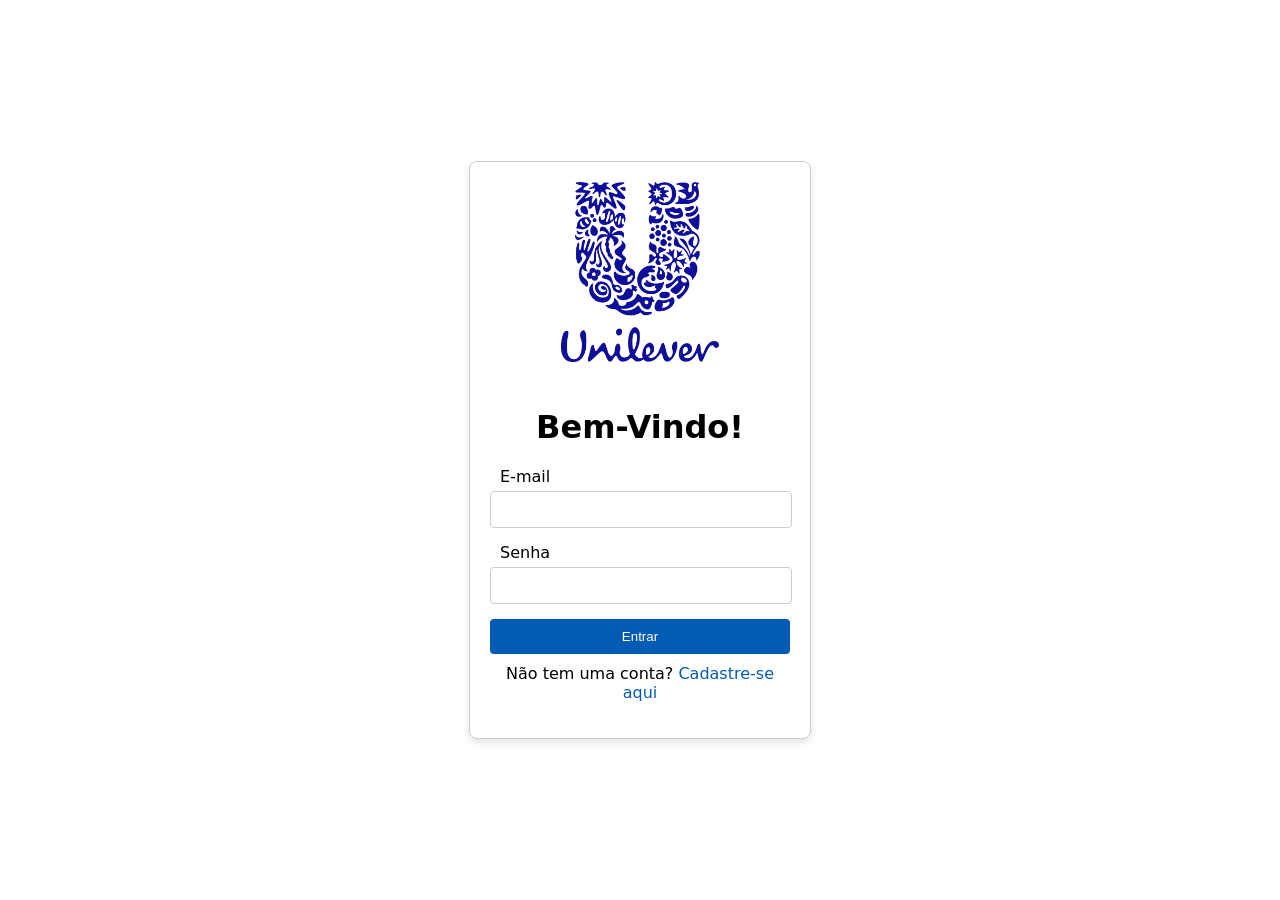
<file: frontend/index.html>
<!DOCTYPE html>
<html lang="pt-br">
<head>
    <meta charset="UTF-8">
    <meta name="viewport" content="width=device-width, initial-scale=1.0">
    <title>Gerenciamento de Equipamentos</title>
    <link rel="stylesheet" href="css/styles.css">
    <link rel="stylesheet" href="https://cdnjs.cloudflare.com/ajax/libs/font-awesome/6.0.0-beta3/css/all.min.css">
    <link rel="icon" href="./img/white.svg">
</head>
<body>
    <div class="container">
        <aside class="sidebar">
            <img src="img/logo-unilever.jpg" alt="Unilever Logo" class="logo">
            <nav class="nav-menu">
                <a href="index.html">Página Inicial</a>
            </nav>
        </aside>
        
        <main class="main-content">
            <header class="header">
                <h1>Bem-vindo, Gestor!</h1>
                <div class="user-info">
                    <span id="user-email">Carregando...</span>
                    <i class="fas fa-user user-icon"></i>
                    <button class="btn-logout" onclick="logout()">Sair</button>
                </div>
            </header>
            
            <section class="overview">
                <div class="card">Total de Equipamentos <br><span id="total-equipment">0</span></div>
                <div class="card">Equipamentos em Manutenção <br><span id="equipment-maintenance">0</span></div>
            </section>

            <section class="manage-equipment">
                <h2>Gerenciar Equipamentos</h2>
                <table>
                    <thead>
                        <tr>
                            <th>ID</th>
                            <th>Nome do Ativo</th>
                            <th>Código QR</th>
                            <th>Ações</th>
                        </tr>
                    </thead>
                    <tbody id="equipment-table-body">
                        <!-- Conteúdo da tabela será preenchido dinamicamente -->
                    </tbody>
                </table>
            </section>

            <div class="add-equipment">
                <h2>Adicionar Equipamento</h2>
                <form id="add-equipment-form">
                    <div class="form-group">
                        <label for="equipment-name">Nome do Equipamento:</label>
                        <input type="text" id="equipment-name" name="equipment-name" required>
                    </div>
                    <div class="form-group">
                        <label for="acquisition-date">Data de Aquisição:</label>
                        <input type="date" id="acquisition-date" name="acquisition-date" required>
                    </div>
                    <div class="form-group">
                        <label for="cost">Custo:</label>
                        <input type="number" id="cost" name="cost" required>
                    </div>
                    <div class="form-group">
                        <label for="life-expectancy">Expectativa de Vida (anos):</label>
                        <input type="number" id="life-expectancy" name="life-expectancy" required>
                    </div>
                    <button type="submit" class="add-equipment-btn">Adicionar</button>
                </form>
            </div>

            <script>
                document.addEventListener('DOMContentLoaded', async () => {
                    const email = localStorage.getItem('email') || 'Usuário';
                    document.getElementById('user-email').textContent = email;
                    await loadEquipmentData();
                });

                // Função de logout
                function logout() {
                    localStorage.removeItem('token');
                    localStorage.removeItem('email');
                    window.location.href = 'login.html';
                }

                // Função para carregar os dados de equipamentos e atualizar a interface
                async function loadEquipmentData() {
                    const token = localStorage.getItem('token');
                    if (!token) {
                        // Se o token não estiver presente, redireciona para a página de login
                        window.location.href = 'login.html';
                    }

                    const options = {
                        headers: { 'Authorization': `Bearer ${token}` }
                    };

                    try {
                        const equipmentRes = await fetch(`https://assetmanager.vercel.app/api/assets`, options);

                        if (!equipmentRes.ok) {
                            throw new Error('Erro ao carregar dados');
                        }

                        const equipmentData = await equipmentRes.json();
                        document.getElementById('total-equipment').textContent = equipmentData.totalAssets || 0; // Atualiza a contagem total de ativos 
                        document.getElementById('equipment-maintenance').textContent = equipmentData.inMaintenance || 0; // Atualiza a contagem de ativos em manutenção
                        
                        const tableBody = document.getElementById('equipment-table-body');
                        tableBody.innerHTML = '';

                        equipmentData.assets.forEach(asset => {
                            const row = document.createElement('tr');
                            row.innerHTML = `
                                <td>${asset._id}</td>
                                <td>${asset.name}</td>
                                <td><img src="${asset.qrCode}" alt="QR Code" onclick="goToAssetDetails('${asset._id}')" style="cursor:pointer;"></td>
                                <td>
                                    <button class="btn-edit" onclick="goToAssetDetails('${asset._id}')">Editar</button>
                                    <button class="btn-remove" onclick="removeAsset('${asset._id}')">Remover</button>
                                </td>
                            `;
                            tableBody.appendChild(row);
                        });
                    } catch (error) {
                        console.error('Erro ao carregar dados dos ativos:', error);
                    }
                }

                // Função para redirecionar para a página de detalhes do ativo
                function goToAssetDetails(id) {
                    window.location.href = `details.html?id=${id}`;
                }

                // Função para adicionar novo ativo
                document.getElementById('add-equipment-form').addEventListener('submit', async (event) => {
                    event.preventDefault();

                    const name = document.getElementById('equipment-name').value;
                    const acquisitionDate = document.getElementById('acquisition-date').value;
                    const cost = parseFloat(document.getElementById('cost').value);
                    const lifeExpectancy = parseInt(document.getElementById('life-expectancy').value);
                    const token = localStorage.getItem('token');

                    try {
                        const res = await fetch(`https://assetmanager.vercel.app/api/assets`, {
                            method: 'POST',
                            headers: {
                                'Authorization': `Bearer ${token}`,
                                'Content-Type': 'application/json'
                            },
                            body: JSON.stringify({ name, acquisitionDate, cost, lifeExpectancy })
                        });

                        if (res.ok) {
                            await loadEquipmentData();
                            document.getElementById('add-equipment-form').reset();
                        } else {
                            const errorResponse = await res.json();
                            console.error('Erro ao adicionar ativo:', errorResponse.message);
                        }
                    } catch (error) {
                        console.error('Erro ao conectar com o backend:', error);
                    }
                });

                // Função para remover ativo
                async function removeAsset(id) {
                    const token = localStorage.getItem('token');
                    try {
                        const res = await fetch(`https://assetmanager.vercel.app/api/assets/${id}`, {
                            method: 'DELETE',
                            headers: {
                                'Authorization': `Bearer ${token}`
                            }
                        });
                        if (res.ok) {
                            await loadEquipmentData();
                        } else {
                            console.error('Erro ao remover ativo');
                        }
                    } catch (error) {
                        console.error('Erro ao conectar com o backend:', error);
                    }
                }
            </script>
        </main>
    </div>
</body>
</html>
</file>
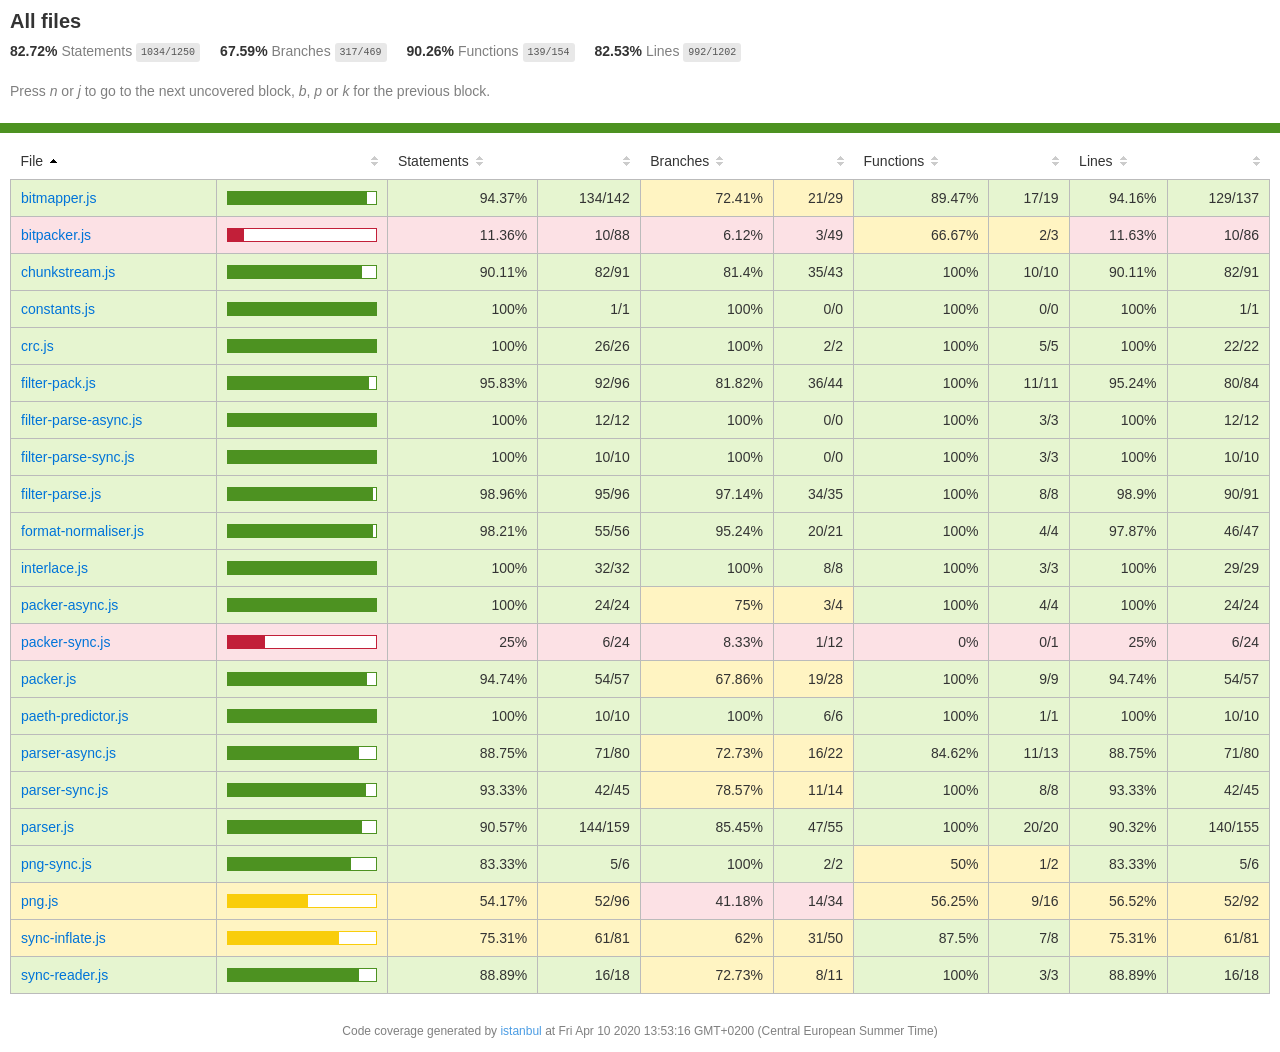
<file: backend/node_modules/pngjs/coverage/lcov-report/index.html>
<!doctype html>
<html lang="en">

<head>
    <title>Code coverage report for All files</title>
    <meta charset="utf-8" />
    <link rel="stylesheet" href="prettify.css" />
    <link rel="stylesheet" href="base.css" />
    <link rel="shortcut icon" type="image/x-icon" href="favicon.png" />
    <meta name="viewport" content="width=device-width, initial-scale=1" />
    <style type='text/css'>
        .coverage-summary .sorter {
            background-image: url(sort-arrow-sprite.png);
        }
    </style>
</head>
    
<body>
<div class='wrapper'>
    <div class='pad1'>
        <h1>All files</h1>
        <div class='clearfix'>
            
            <div class='fl pad1y space-right2'>
                <span class="strong">82.72% </span>
                <span class="quiet">Statements</span>
                <span class='fraction'>1034/1250</span>
            </div>
        
            
            <div class='fl pad1y space-right2'>
                <span class="strong">67.59% </span>
                <span class="quiet">Branches</span>
                <span class='fraction'>317/469</span>
            </div>
        
            
            <div class='fl pad1y space-right2'>
                <span class="strong">90.26% </span>
                <span class="quiet">Functions</span>
                <span class='fraction'>139/154</span>
            </div>
        
            
            <div class='fl pad1y space-right2'>
                <span class="strong">82.53% </span>
                <span class="quiet">Lines</span>
                <span class='fraction'>992/1202</span>
            </div>
        
            
        </div>
        <p class="quiet">
            Press <em>n</em> or <em>j</em> to go to the next uncovered block, <em>b</em>, <em>p</em> or <em>k</em> for the previous block.
        </p>
    </div>
    <div class='status-line high'></div>
    <div class="pad1">
<table class="coverage-summary">
<thead>
<tr>
   <th data-col="file" data-fmt="html" data-html="true" class="file">File</th>
   <th data-col="pic" data-type="number" data-fmt="html" data-html="true" class="pic"></th>
   <th data-col="statements" data-type="number" data-fmt="pct" class="pct">Statements</th>
   <th data-col="statements_raw" data-type="number" data-fmt="html" class="abs"></th>
   <th data-col="branches" data-type="number" data-fmt="pct" class="pct">Branches</th>
   <th data-col="branches_raw" data-type="number" data-fmt="html" class="abs"></th>
   <th data-col="functions" data-type="number" data-fmt="pct" class="pct">Functions</th>
   <th data-col="functions_raw" data-type="number" data-fmt="html" class="abs"></th>
   <th data-col="lines" data-type="number" data-fmt="pct" class="pct">Lines</th>
   <th data-col="lines_raw" data-type="number" data-fmt="html" class="abs"></th>
</tr>
</thead>
<tbody><tr>
	<td class="file high" data-value="bitmapper.js"><a href="bitmapper.js.html">bitmapper.js</a></td>
	<td data-value="94.37" class="pic high">
	<div class="chart"><div class="cover-fill" style="width: 94%"></div><div class="cover-empty" style="width: 6%"></div></div>
	</td>
	<td data-value="94.37" class="pct high">94.37%</td>
	<td data-value="142" class="abs high">134/142</td>
	<td data-value="72.41" class="pct medium">72.41%</td>
	<td data-value="29" class="abs medium">21/29</td>
	<td data-value="89.47" class="pct high">89.47%</td>
	<td data-value="19" class="abs high">17/19</td>
	<td data-value="94.16" class="pct high">94.16%</td>
	<td data-value="137" class="abs high">129/137</td>
	</tr>

<tr>
	<td class="file low" data-value="bitpacker.js"><a href="bitpacker.js.html">bitpacker.js</a></td>
	<td data-value="11.36" class="pic low">
	<div class="chart"><div class="cover-fill" style="width: 11%"></div><div class="cover-empty" style="width: 89%"></div></div>
	</td>
	<td data-value="11.36" class="pct low">11.36%</td>
	<td data-value="88" class="abs low">10/88</td>
	<td data-value="6.12" class="pct low">6.12%</td>
	<td data-value="49" class="abs low">3/49</td>
	<td data-value="66.67" class="pct medium">66.67%</td>
	<td data-value="3" class="abs medium">2/3</td>
	<td data-value="11.63" class="pct low">11.63%</td>
	<td data-value="86" class="abs low">10/86</td>
	</tr>

<tr>
	<td class="file high" data-value="chunkstream.js"><a href="chunkstream.js.html">chunkstream.js</a></td>
	<td data-value="90.11" class="pic high">
	<div class="chart"><div class="cover-fill" style="width: 90%"></div><div class="cover-empty" style="width: 10%"></div></div>
	</td>
	<td data-value="90.11" class="pct high">90.11%</td>
	<td data-value="91" class="abs high">82/91</td>
	<td data-value="81.4" class="pct high">81.4%</td>
	<td data-value="43" class="abs high">35/43</td>
	<td data-value="100" class="pct high">100%</td>
	<td data-value="10" class="abs high">10/10</td>
	<td data-value="90.11" class="pct high">90.11%</td>
	<td data-value="91" class="abs high">82/91</td>
	</tr>

<tr>
	<td class="file high" data-value="constants.js"><a href="constants.js.html">constants.js</a></td>
	<td data-value="100" class="pic high">
	<div class="chart"><div class="cover-fill cover-full" style="width: 100%"></div><div class="cover-empty" style="width: 0%"></div></div>
	</td>
	<td data-value="100" class="pct high">100%</td>
	<td data-value="1" class="abs high">1/1</td>
	<td data-value="100" class="pct high">100%</td>
	<td data-value="0" class="abs high">0/0</td>
	<td data-value="100" class="pct high">100%</td>
	<td data-value="0" class="abs high">0/0</td>
	<td data-value="100" class="pct high">100%</td>
	<td data-value="1" class="abs high">1/1</td>
	</tr>

<tr>
	<td class="file high" data-value="crc.js"><a href="crc.js.html">crc.js</a></td>
	<td data-value="100" class="pic high">
	<div class="chart"><div class="cover-fill cover-full" style="width: 100%"></div><div class="cover-empty" style="width: 0%"></div></div>
	</td>
	<td data-value="100" class="pct high">100%</td>
	<td data-value="26" class="abs high">26/26</td>
	<td data-value="100" class="pct high">100%</td>
	<td data-value="2" class="abs high">2/2</td>
	<td data-value="100" class="pct high">100%</td>
	<td data-value="5" class="abs high">5/5</td>
	<td data-value="100" class="pct high">100%</td>
	<td data-value="22" class="abs high">22/22</td>
	</tr>

<tr>
	<td class="file high" data-value="filter-pack.js"><a href="filter-pack.js.html">filter-pack.js</a></td>
	<td data-value="95.83" class="pic high">
	<div class="chart"><div class="cover-fill" style="width: 95%"></div><div class="cover-empty" style="width: 5%"></div></div>
	</td>
	<td data-value="95.83" class="pct high">95.83%</td>
	<td data-value="96" class="abs high">92/96</td>
	<td data-value="81.82" class="pct high">81.82%</td>
	<td data-value="44" class="abs high">36/44</td>
	<td data-value="100" class="pct high">100%</td>
	<td data-value="11" class="abs high">11/11</td>
	<td data-value="95.24" class="pct high">95.24%</td>
	<td data-value="84" class="abs high">80/84</td>
	</tr>

<tr>
	<td class="file high" data-value="filter-parse-async.js"><a href="filter-parse-async.js.html">filter-parse-async.js</a></td>
	<td data-value="100" class="pic high">
	<div class="chart"><div class="cover-fill cover-full" style="width: 100%"></div><div class="cover-empty" style="width: 0%"></div></div>
	</td>
	<td data-value="100" class="pct high">100%</td>
	<td data-value="12" class="abs high">12/12</td>
	<td data-value="100" class="pct high">100%</td>
	<td data-value="0" class="abs high">0/0</td>
	<td data-value="100" class="pct high">100%</td>
	<td data-value="3" class="abs high">3/3</td>
	<td data-value="100" class="pct high">100%</td>
	<td data-value="12" class="abs high">12/12</td>
	</tr>

<tr>
	<td class="file high" data-value="filter-parse-sync.js"><a href="filter-parse-sync.js.html">filter-parse-sync.js</a></td>
	<td data-value="100" class="pic high">
	<div class="chart"><div class="cover-fill cover-full" style="width: 100%"></div><div class="cover-empty" style="width: 0%"></div></div>
	</td>
	<td data-value="100" class="pct high">100%</td>
	<td data-value="10" class="abs high">10/10</td>
	<td data-value="100" class="pct high">100%</td>
	<td data-value="0" class="abs high">0/0</td>
	<td data-value="100" class="pct high">100%</td>
	<td data-value="3" class="abs high">3/3</td>
	<td data-value="100" class="pct high">100%</td>
	<td data-value="10" class="abs high">10/10</td>
	</tr>

<tr>
	<td class="file high" data-value="filter-parse.js"><a href="filter-parse.js.html">filter-parse.js</a></td>
	<td data-value="98.96" class="pic high">
	<div class="chart"><div class="cover-fill" style="width: 98%"></div><div class="cover-empty" style="width: 2%"></div></div>
	</td>
	<td data-value="98.96" class="pct high">98.96%</td>
	<td data-value="96" class="abs high">95/96</td>
	<td data-value="97.14" class="pct high">97.14%</td>
	<td data-value="35" class="abs high">34/35</td>
	<td data-value="100" class="pct high">100%</td>
	<td data-value="8" class="abs high">8/8</td>
	<td data-value="98.9" class="pct high">98.9%</td>
	<td data-value="91" class="abs high">90/91</td>
	</tr>

<tr>
	<td class="file high" data-value="format-normaliser.js"><a href="format-normaliser.js.html">format-normaliser.js</a></td>
	<td data-value="98.21" class="pic high">
	<div class="chart"><div class="cover-fill" style="width: 98%"></div><div class="cover-empty" style="width: 2%"></div></div>
	</td>
	<td data-value="98.21" class="pct high">98.21%</td>
	<td data-value="56" class="abs high">55/56</td>
	<td data-value="95.24" class="pct high">95.24%</td>
	<td data-value="21" class="abs high">20/21</td>
	<td data-value="100" class="pct high">100%</td>
	<td data-value="4" class="abs high">4/4</td>
	<td data-value="97.87" class="pct high">97.87%</td>
	<td data-value="47" class="abs high">46/47</td>
	</tr>

<tr>
	<td class="file high" data-value="interlace.js"><a href="interlace.js.html">interlace.js</a></td>
	<td data-value="100" class="pic high">
	<div class="chart"><div class="cover-fill cover-full" style="width: 100%"></div><div class="cover-empty" style="width: 0%"></div></div>
	</td>
	<td data-value="100" class="pct high">100%</td>
	<td data-value="32" class="abs high">32/32</td>
	<td data-value="100" class="pct high">100%</td>
	<td data-value="8" class="abs high">8/8</td>
	<td data-value="100" class="pct high">100%</td>
	<td data-value="3" class="abs high">3/3</td>
	<td data-value="100" class="pct high">100%</td>
	<td data-value="29" class="abs high">29/29</td>
	</tr>

<tr>
	<td class="file high" data-value="packer-async.js"><a href="packer-async.js.html">packer-async.js</a></td>
	<td data-value="100" class="pic high">
	<div class="chart"><div class="cover-fill cover-full" style="width: 100%"></div><div class="cover-empty" style="width: 0%"></div></div>
	</td>
	<td data-value="100" class="pct high">100%</td>
	<td data-value="24" class="abs high">24/24</td>
	<td data-value="75" class="pct medium">75%</td>
	<td data-value="4" class="abs medium">3/4</td>
	<td data-value="100" class="pct high">100%</td>
	<td data-value="4" class="abs high">4/4</td>
	<td data-value="100" class="pct high">100%</td>
	<td data-value="24" class="abs high">24/24</td>
	</tr>

<tr>
	<td class="file low" data-value="packer-sync.js"><a href="packer-sync.js.html">packer-sync.js</a></td>
	<td data-value="25" class="pic low">
	<div class="chart"><div class="cover-fill" style="width: 25%"></div><div class="cover-empty" style="width: 75%"></div></div>
	</td>
	<td data-value="25" class="pct low">25%</td>
	<td data-value="24" class="abs low">6/24</td>
	<td data-value="8.33" class="pct low">8.33%</td>
	<td data-value="12" class="abs low">1/12</td>
	<td data-value="0" class="pct low">0%</td>
	<td data-value="1" class="abs low">0/1</td>
	<td data-value="25" class="pct low">25%</td>
	<td data-value="24" class="abs low">6/24</td>
	</tr>

<tr>
	<td class="file high" data-value="packer.js"><a href="packer.js.html">packer.js</a></td>
	<td data-value="94.74" class="pic high">
	<div class="chart"><div class="cover-fill" style="width: 94%"></div><div class="cover-empty" style="width: 6%"></div></div>
	</td>
	<td data-value="94.74" class="pct high">94.74%</td>
	<td data-value="57" class="abs high">54/57</td>
	<td data-value="67.86" class="pct medium">67.86%</td>
	<td data-value="28" class="abs medium">19/28</td>
	<td data-value="100" class="pct high">100%</td>
	<td data-value="9" class="abs high">9/9</td>
	<td data-value="94.74" class="pct high">94.74%</td>
	<td data-value="57" class="abs high">54/57</td>
	</tr>

<tr>
	<td class="file high" data-value="paeth-predictor.js"><a href="paeth-predictor.js.html">paeth-predictor.js</a></td>
	<td data-value="100" class="pic high">
	<div class="chart"><div class="cover-fill cover-full" style="width: 100%"></div><div class="cover-empty" style="width: 0%"></div></div>
	</td>
	<td data-value="100" class="pct high">100%</td>
	<td data-value="10" class="abs high">10/10</td>
	<td data-value="100" class="pct high">100%</td>
	<td data-value="6" class="abs high">6/6</td>
	<td data-value="100" class="pct high">100%</td>
	<td data-value="1" class="abs high">1/1</td>
	<td data-value="100" class="pct high">100%</td>
	<td data-value="10" class="abs high">10/10</td>
	</tr>

<tr>
	<td class="file high" data-value="parser-async.js"><a href="parser-async.js.html">parser-async.js</a></td>
	<td data-value="88.75" class="pic high">
	<div class="chart"><div class="cover-fill" style="width: 88%"></div><div class="cover-empty" style="width: 12%"></div></div>
	</td>
	<td data-value="88.75" class="pct high">88.75%</td>
	<td data-value="80" class="abs high">71/80</td>
	<td data-value="72.73" class="pct medium">72.73%</td>
	<td data-value="22" class="abs medium">16/22</td>
	<td data-value="84.62" class="pct high">84.62%</td>
	<td data-value="13" class="abs high">11/13</td>
	<td data-value="88.75" class="pct high">88.75%</td>
	<td data-value="80" class="abs high">71/80</td>
	</tr>

<tr>
	<td class="file high" data-value="parser-sync.js"><a href="parser-sync.js.html">parser-sync.js</a></td>
	<td data-value="93.33" class="pic high">
	<div class="chart"><div class="cover-fill" style="width: 93%"></div><div class="cover-empty" style="width: 7%"></div></div>
	</td>
	<td data-value="93.33" class="pct high">93.33%</td>
	<td data-value="45" class="abs high">42/45</td>
	<td data-value="78.57" class="pct medium">78.57%</td>
	<td data-value="14" class="abs medium">11/14</td>
	<td data-value="100" class="pct high">100%</td>
	<td data-value="8" class="abs high">8/8</td>
	<td data-value="93.33" class="pct high">93.33%</td>
	<td data-value="45" class="abs high">42/45</td>
	</tr>

<tr>
	<td class="file high" data-value="parser.js"><a href="parser.js.html">parser.js</a></td>
	<td data-value="90.57" class="pic high">
	<div class="chart"><div class="cover-fill" style="width: 90%"></div><div class="cover-empty" style="width: 10%"></div></div>
	</td>
	<td data-value="90.57" class="pct high">90.57%</td>
	<td data-value="159" class="abs high">144/159</td>
	<td data-value="85.45" class="pct high">85.45%</td>
	<td data-value="55" class="abs high">47/55</td>
	<td data-value="100" class="pct high">100%</td>
	<td data-value="20" class="abs high">20/20</td>
	<td data-value="90.32" class="pct high">90.32%</td>
	<td data-value="155" class="abs high">140/155</td>
	</tr>

<tr>
	<td class="file high" data-value="png-sync.js"><a href="png-sync.js.html">png-sync.js</a></td>
	<td data-value="83.33" class="pic high">
	<div class="chart"><div class="cover-fill" style="width: 83%"></div><div class="cover-empty" style="width: 17%"></div></div>
	</td>
	<td data-value="83.33" class="pct high">83.33%</td>
	<td data-value="6" class="abs high">5/6</td>
	<td data-value="100" class="pct high">100%</td>
	<td data-value="2" class="abs high">2/2</td>
	<td data-value="50" class="pct medium">50%</td>
	<td data-value="2" class="abs medium">1/2</td>
	<td data-value="83.33" class="pct high">83.33%</td>
	<td data-value="6" class="abs high">5/6</td>
	</tr>

<tr>
	<td class="file medium" data-value="png.js"><a href="png.js.html">png.js</a></td>
	<td data-value="54.17" class="pic medium">
	<div class="chart"><div class="cover-fill" style="width: 54%"></div><div class="cover-empty" style="width: 46%"></div></div>
	</td>
	<td data-value="54.17" class="pct medium">54.17%</td>
	<td data-value="96" class="abs medium">52/96</td>
	<td data-value="41.18" class="pct low">41.18%</td>
	<td data-value="34" class="abs low">14/34</td>
	<td data-value="56.25" class="pct medium">56.25%</td>
	<td data-value="16" class="abs medium">9/16</td>
	<td data-value="56.52" class="pct medium">56.52%</td>
	<td data-value="92" class="abs medium">52/92</td>
	</tr>

<tr>
	<td class="file medium" data-value="sync-inflate.js"><a href="sync-inflate.js.html">sync-inflate.js</a></td>
	<td data-value="75.31" class="pic medium">
	<div class="chart"><div class="cover-fill" style="width: 75%"></div><div class="cover-empty" style="width: 25%"></div></div>
	</td>
	<td data-value="75.31" class="pct medium">75.31%</td>
	<td data-value="81" class="abs medium">61/81</td>
	<td data-value="62" class="pct medium">62%</td>
	<td data-value="50" class="abs medium">31/50</td>
	<td data-value="87.5" class="pct high">87.5%</td>
	<td data-value="8" class="abs high">7/8</td>
	<td data-value="75.31" class="pct medium">75.31%</td>
	<td data-value="81" class="abs medium">61/81</td>
	</tr>

<tr>
	<td class="file high" data-value="sync-reader.js"><a href="sync-reader.js.html">sync-reader.js</a></td>
	<td data-value="88.89" class="pic high">
	<div class="chart"><div class="cover-fill" style="width: 88%"></div><div class="cover-empty" style="width: 12%"></div></div>
	</td>
	<td data-value="88.89" class="pct high">88.89%</td>
	<td data-value="18" class="abs high">16/18</td>
	<td data-value="72.73" class="pct medium">72.73%</td>
	<td data-value="11" class="abs medium">8/11</td>
	<td data-value="100" class="pct high">100%</td>
	<td data-value="3" class="abs high">3/3</td>
	<td data-value="88.89" class="pct high">88.89%</td>
	<td data-value="18" class="abs high">16/18</td>
	</tr>

</tbody>
</table>
</div>
                <div class='push'></div><!-- for sticky footer -->
            </div><!-- /wrapper -->
            <div class='footer quiet pad2 space-top1 center small'>
                Code coverage generated by
                <a href="https://istanbul.js.org/" target="_blank">istanbul</a>
                at Fri Apr 10 2020 13:53:16 GMT+0200 (Central European Summer Time)
            </div>
        </div>
        <script src="prettify.js"></script>
        <script>
            window.onload = function () {
                prettyPrint();
            };
        </script>
        <script src="sorter.js"></script>
        <script src="block-navigation.js"></script>
    </body>
</html>
</file>
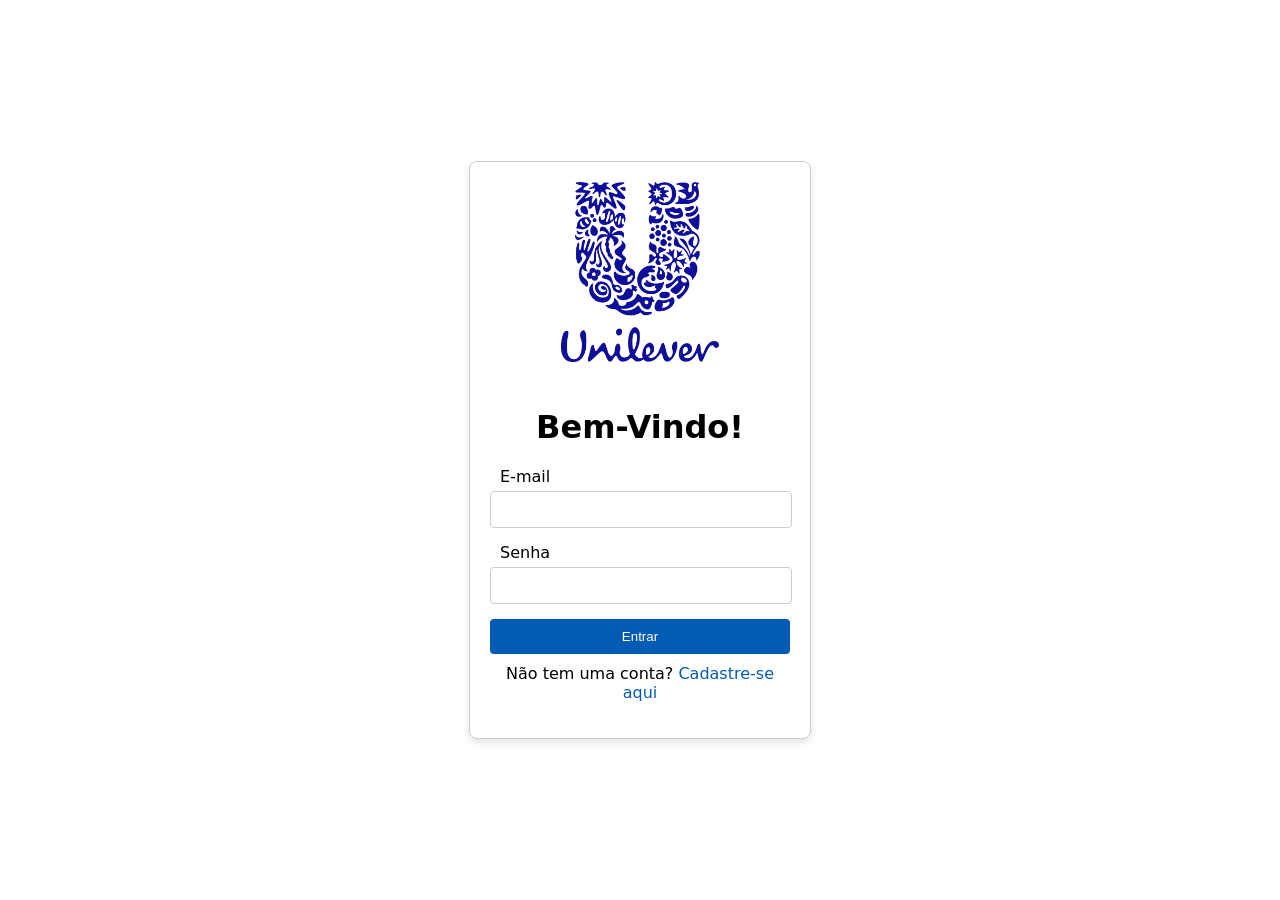
<file: frontend/login.html>
<!DOCTYPE html>
<html lang="pt-BR">
<head>
    <meta charset="UTF-8">
    <meta name="viewport" content="width=device-width, initial-scale=1.0">
    <link rel="stylesheet" href="css/login.css">
    <link rel="icon" href="./img/white.svg">
    <title>Login</title>
</head>
<body>
    <div class="login-container">
        <img src="img/logo.png" alt="Logo Unilever" class="logo">
        <h1>Bem-Vindo!</h1>
        
        <label for="email">E-mail </label>
        <input type="email" id="email" name="email" required>

        <label for="password">Senha</label>
        <input type="password" id="password" name="password" required>

        <button class="login-button" onclick="loginUser()">Entrar</button>

        <p class="register-link">Não tem uma conta? <a href="register.html">Cadastre-se aqui</a></p>
    </div>

    <script src="js/login.js"></script>
</body>
</html>
</file>
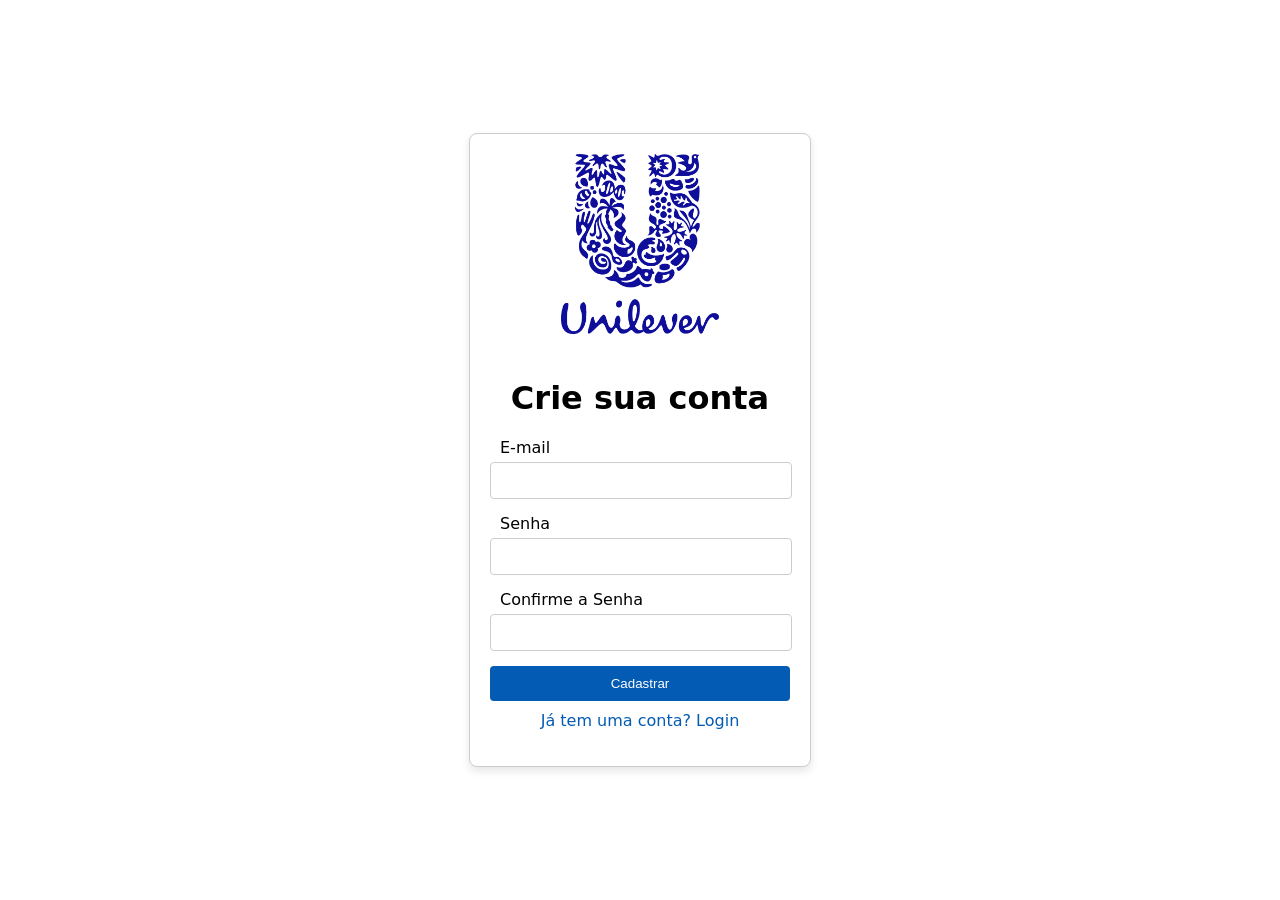
<file: frontend/register.html>
<!DOCTYPE html>
<html lang="pt-BR">
<head>
    <meta charset="UTF-8">
    <meta name="viewport" content="width=device-width, initial-scale=1.0">
    <link rel="stylesheet" href="css/login.css">
    <link rel="icon" href="./img/white.svg">
    <title>Cadastre-se</title>
</head>
<body>
    <div class="login-container">
        <img src="img/logo.png" alt="Logo Unilever" class="logo">
        <h1>Crie sua conta</h1>
        
        <label for="email">E-mail</label>
        <input type="email" id="email" name="email" required>

        <label for="password">Senha</label>
        <input type="password" id="password" name="password" required>

        <label for="confirm-password">Confirme a Senha</label>
        <input type="password" id="confirm-password" name="confirm-password" required>

        <button class="login-button" onclick="registerUser()">Cadastrar</button>

        <p class="forgot-password" onclick="redirectToLogin()">Já tem uma conta? Login</p>
    </div>

    <script src="js/register.js"></script>
</body>
</html>
</file>
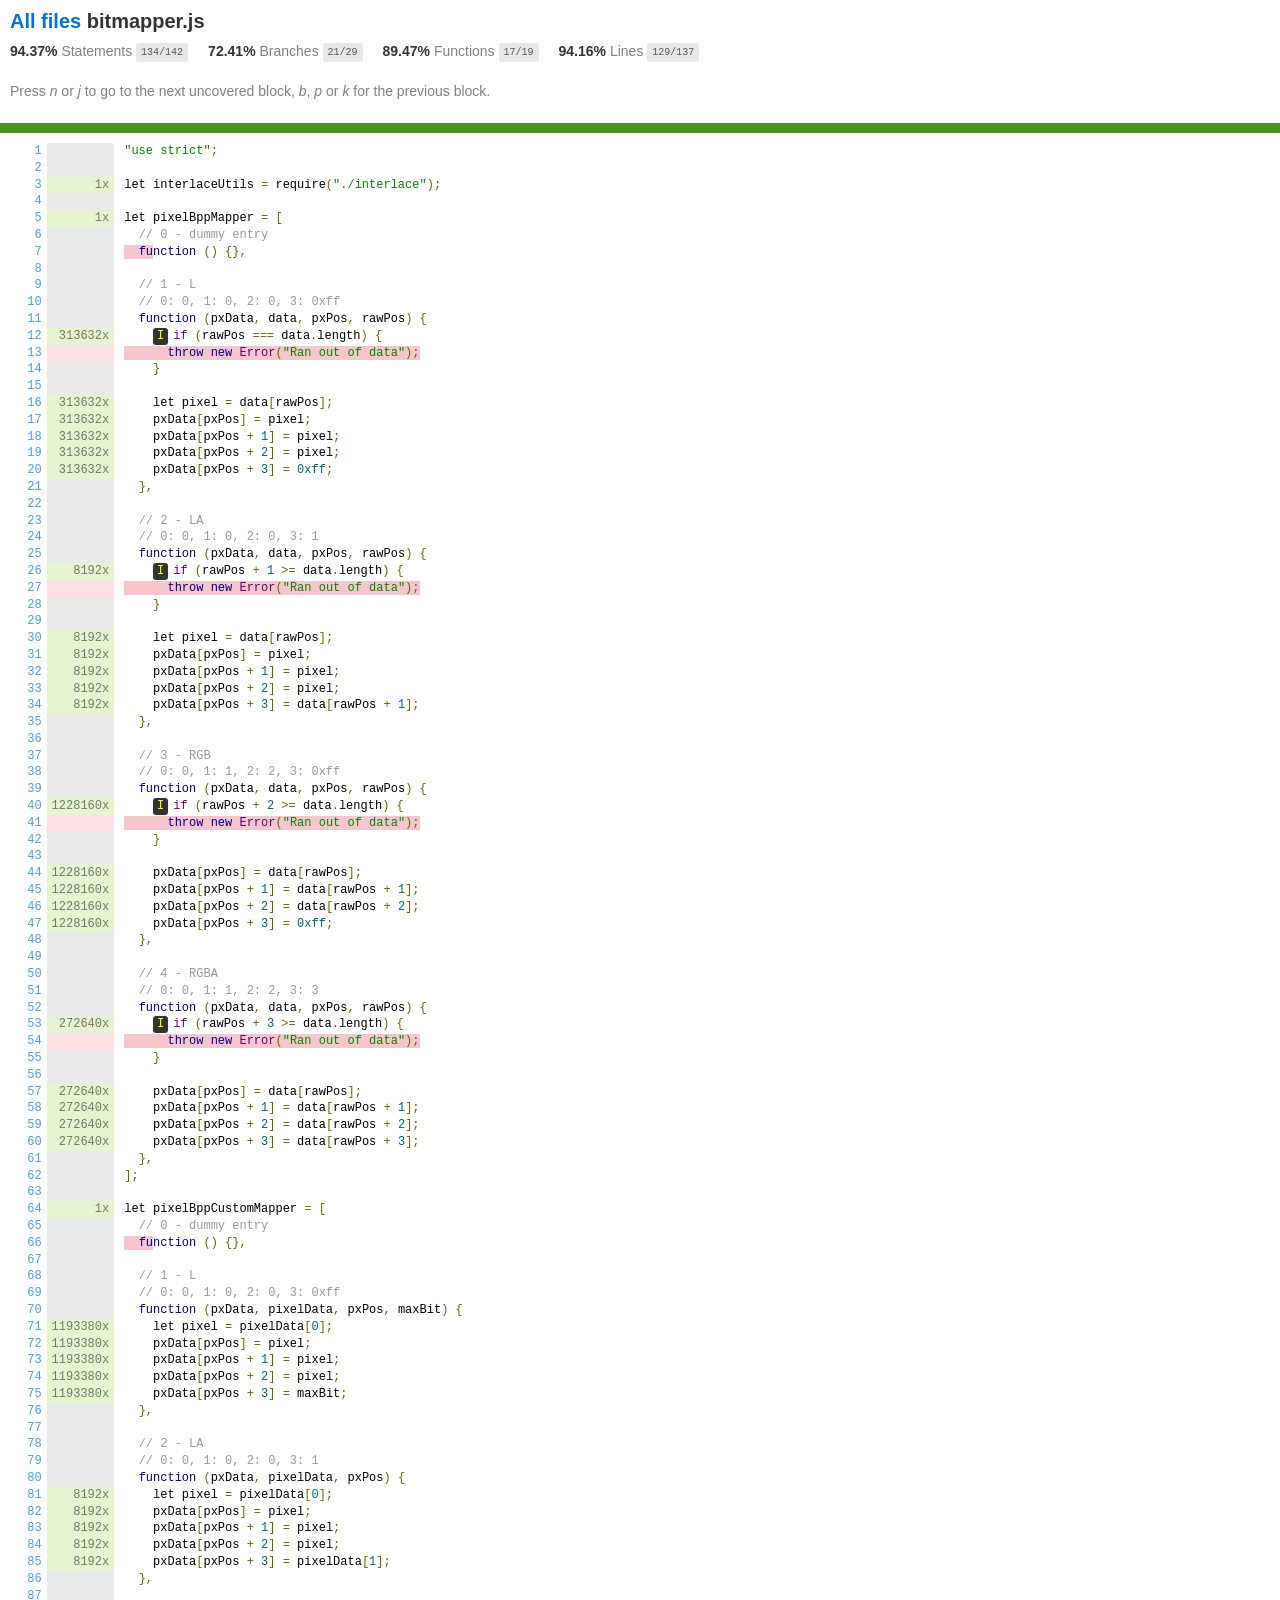
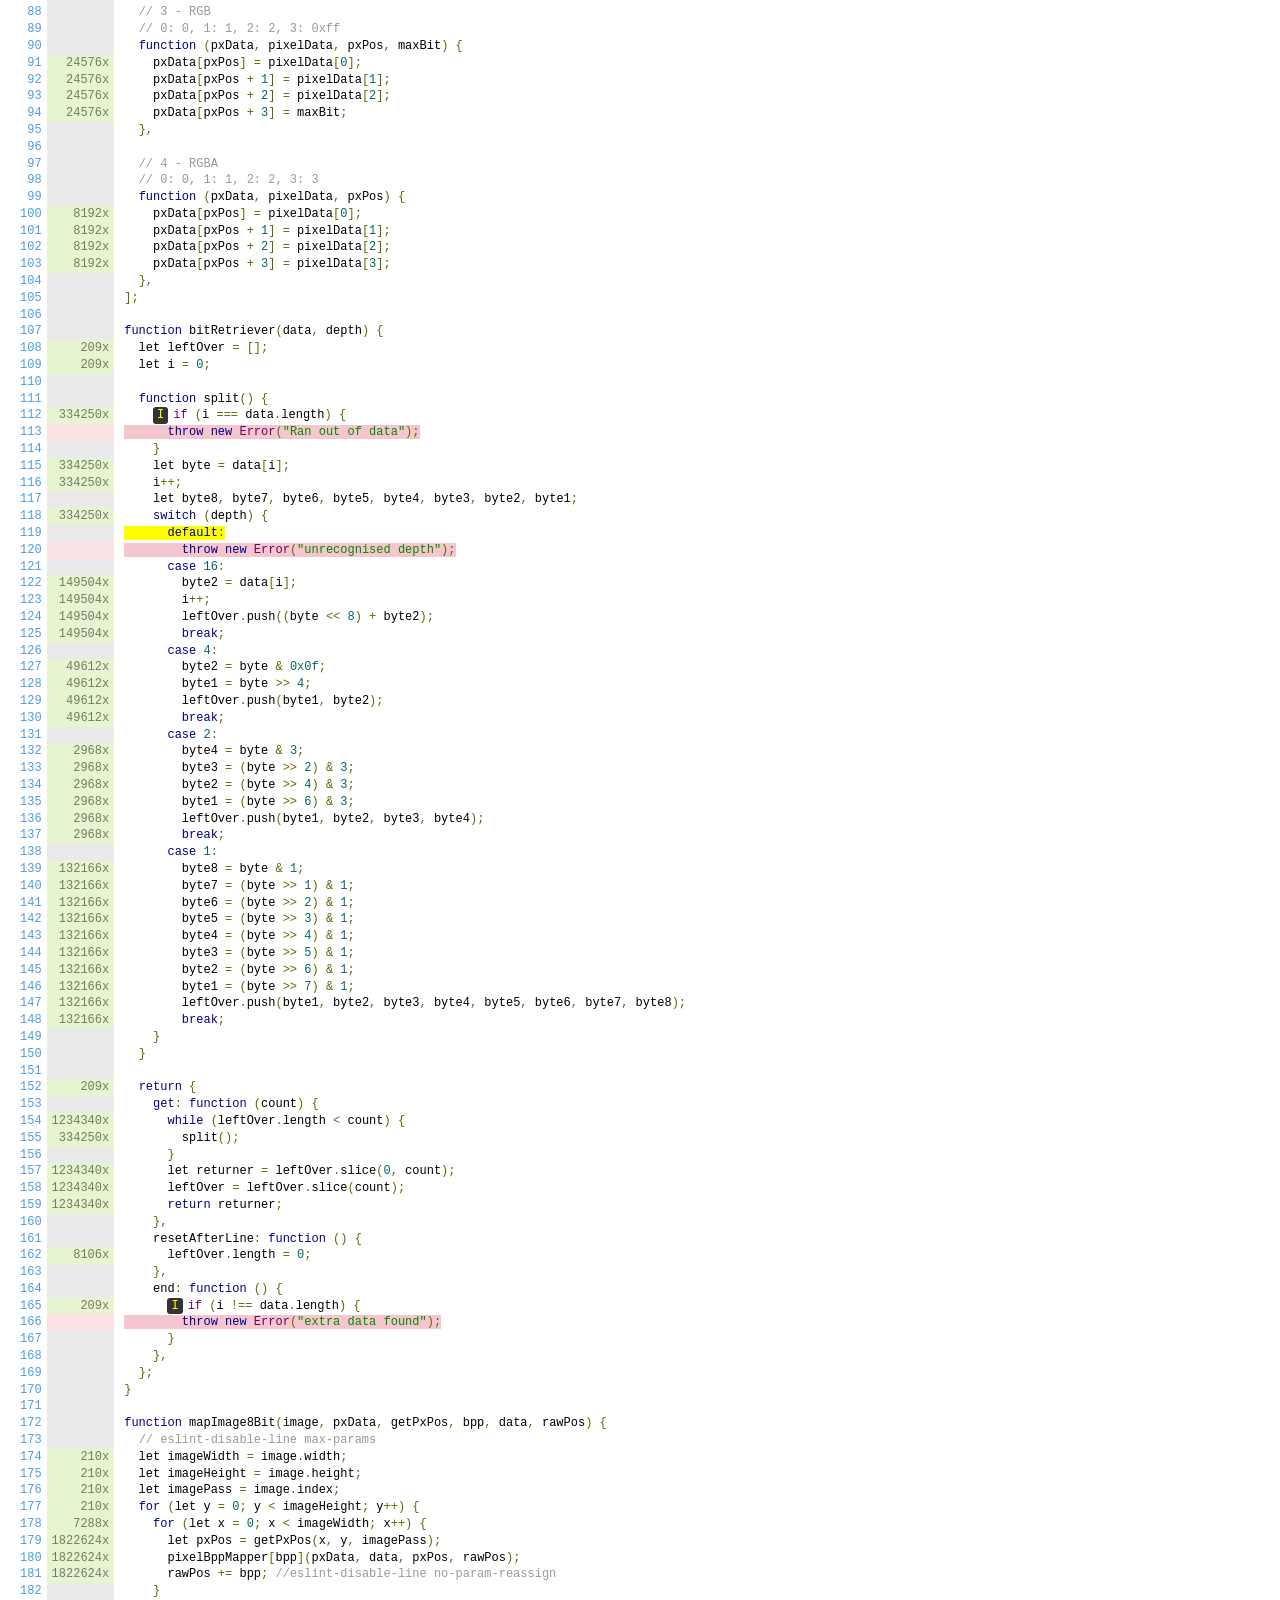
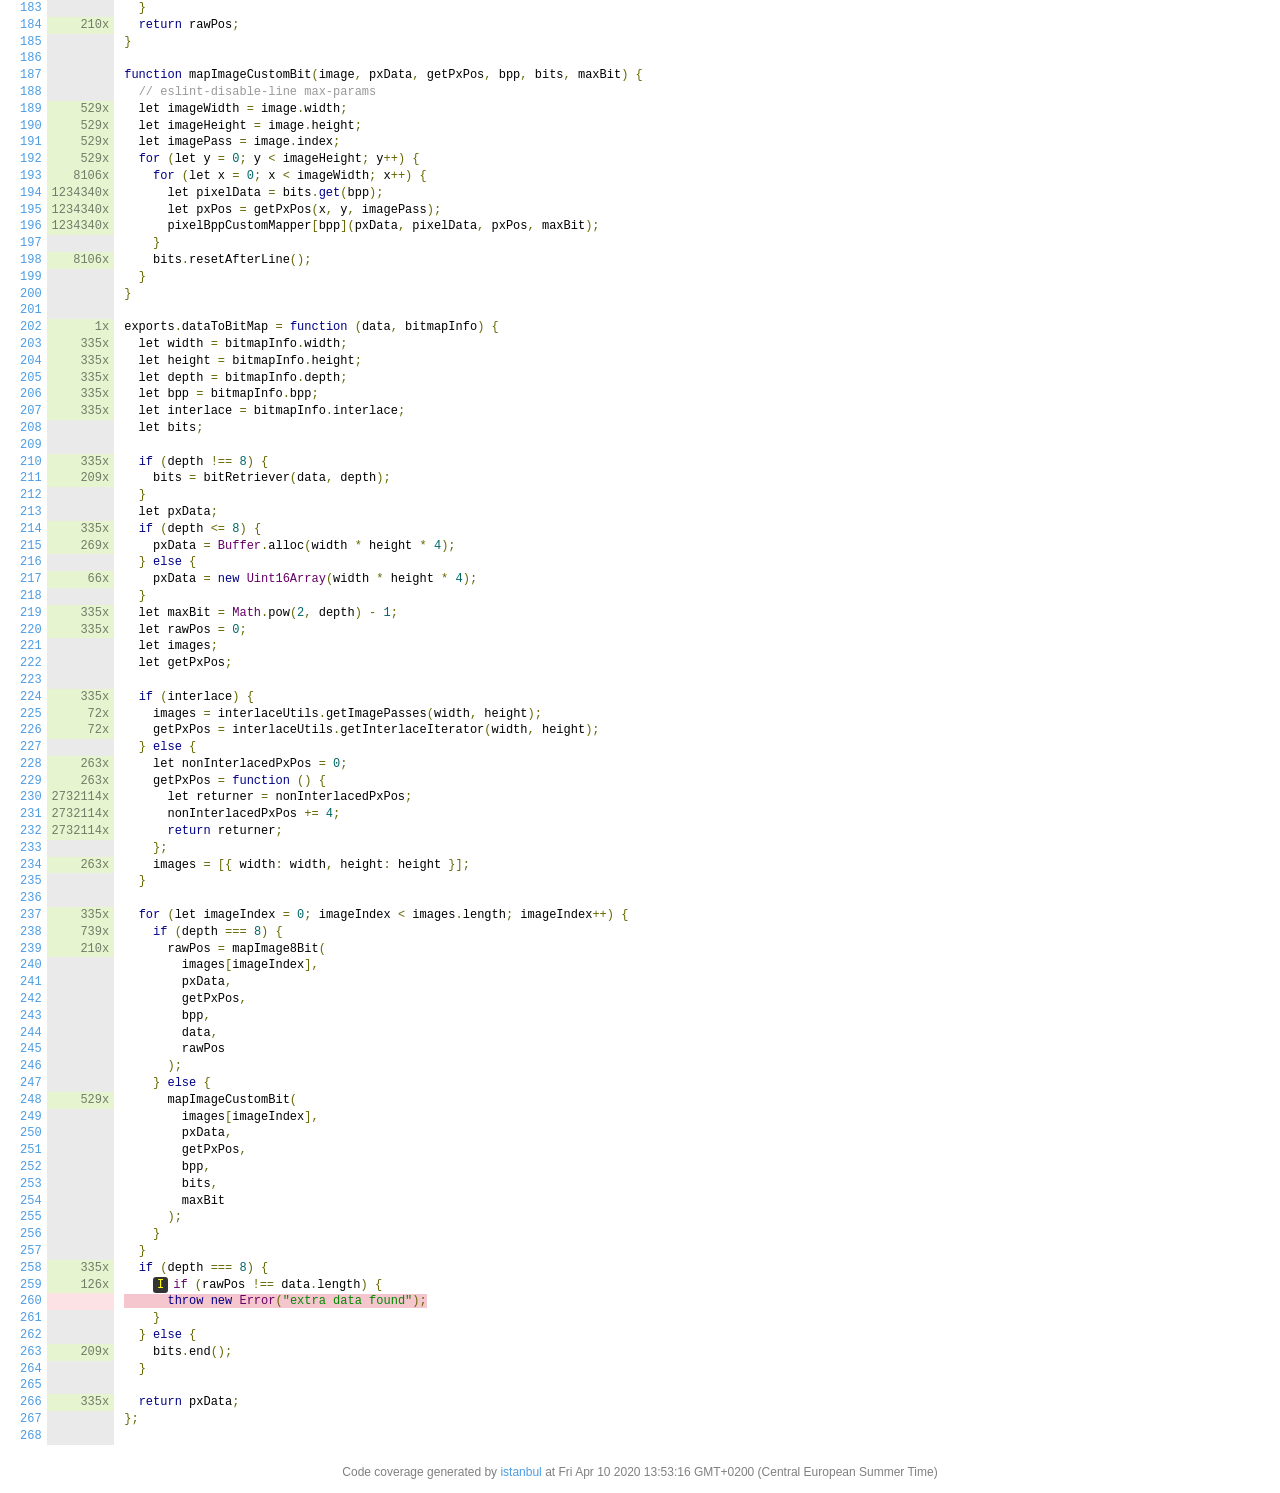
<file: backend/node_modules/pngjs/coverage/lcov-report/bitmapper.js.html>
<!doctype html>
<html lang="en">

<head>
    <title>Code coverage report for bitmapper.js</title>
    <meta charset="utf-8" />
    <link rel="stylesheet" href="prettify.css" />
    <link rel="stylesheet" href="base.css" />
    <link rel="shortcut icon" type="image/x-icon" href="favicon.png" />
    <meta name="viewport" content="width=device-width, initial-scale=1" />
    <style type='text/css'>
        .coverage-summary .sorter {
            background-image: url(sort-arrow-sprite.png);
        }
    </style>
</head>
    
<body>
<div class='wrapper'>
    <div class='pad1'>
        <h1><a href="index.html">All files</a> bitmapper.js</h1>
        <div class='clearfix'>
            
            <div class='fl pad1y space-right2'>
                <span class="strong">94.37% </span>
                <span class="quiet">Statements</span>
                <span class='fraction'>134/142</span>
            </div>
        
            
            <div class='fl pad1y space-right2'>
                <span class="strong">72.41% </span>
                <span class="quiet">Branches</span>
                <span class='fraction'>21/29</span>
            </div>
        
            
            <div class='fl pad1y space-right2'>
                <span class="strong">89.47% </span>
                <span class="quiet">Functions</span>
                <span class='fraction'>17/19</span>
            </div>
        
            
            <div class='fl pad1y space-right2'>
                <span class="strong">94.16% </span>
                <span class="quiet">Lines</span>
                <span class='fraction'>129/137</span>
            </div>
        
            
        </div>
        <p class="quiet">
            Press <em>n</em> or <em>j</em> to go to the next uncovered block, <em>b</em>, <em>p</em> or <em>k</em> for the previous block.
        </p>
    </div>
    <div class='status-line high'></div>
    <pre><table class="coverage">
<tr><td class="line-count quiet"><a name='L1'></a><a href='#L1'>1</a>
<a name='L2'></a><a href='#L2'>2</a>
<a name='L3'></a><a href='#L3'>3</a>
<a name='L4'></a><a href='#L4'>4</a>
<a name='L5'></a><a href='#L5'>5</a>
<a name='L6'></a><a href='#L6'>6</a>
<a name='L7'></a><a href='#L7'>7</a>
<a name='L8'></a><a href='#L8'>8</a>
<a name='L9'></a><a href='#L9'>9</a>
<a name='L10'></a><a href='#L10'>10</a>
<a name='L11'></a><a href='#L11'>11</a>
<a name='L12'></a><a href='#L12'>12</a>
<a name='L13'></a><a href='#L13'>13</a>
<a name='L14'></a><a href='#L14'>14</a>
<a name='L15'></a><a href='#L15'>15</a>
<a name='L16'></a><a href='#L16'>16</a>
<a name='L17'></a><a href='#L17'>17</a>
<a name='L18'></a><a href='#L18'>18</a>
<a name='L19'></a><a href='#L19'>19</a>
<a name='L20'></a><a href='#L20'>20</a>
<a name='L21'></a><a href='#L21'>21</a>
<a name='L22'></a><a href='#L22'>22</a>
<a name='L23'></a><a href='#L23'>23</a>
<a name='L24'></a><a href='#L24'>24</a>
<a name='L25'></a><a href='#L25'>25</a>
<a name='L26'></a><a href='#L26'>26</a>
<a name='L27'></a><a href='#L27'>27</a>
<a name='L28'></a><a href='#L28'>28</a>
<a name='L29'></a><a href='#L29'>29</a>
<a name='L30'></a><a href='#L30'>30</a>
<a name='L31'></a><a href='#L31'>31</a>
<a name='L32'></a><a href='#L32'>32</a>
<a name='L33'></a><a href='#L33'>33</a>
<a name='L34'></a><a href='#L34'>34</a>
<a name='L35'></a><a href='#L35'>35</a>
<a name='L36'></a><a href='#L36'>36</a>
<a name='L37'></a><a href='#L37'>37</a>
<a name='L38'></a><a href='#L38'>38</a>
<a name='L39'></a><a href='#L39'>39</a>
<a name='L40'></a><a href='#L40'>40</a>
<a name='L41'></a><a href='#L41'>41</a>
<a name='L42'></a><a href='#L42'>42</a>
<a name='L43'></a><a href='#L43'>43</a>
<a name='L44'></a><a href='#L44'>44</a>
<a name='L45'></a><a href='#L45'>45</a>
<a name='L46'></a><a href='#L46'>46</a>
<a name='L47'></a><a href='#L47'>47</a>
<a name='L48'></a><a href='#L48'>48</a>
<a name='L49'></a><a href='#L49'>49</a>
<a name='L50'></a><a href='#L50'>50</a>
<a name='L51'></a><a href='#L51'>51</a>
<a name='L52'></a><a href='#L52'>52</a>
<a name='L53'></a><a href='#L53'>53</a>
<a name='L54'></a><a href='#L54'>54</a>
<a name='L55'></a><a href='#L55'>55</a>
<a name='L56'></a><a href='#L56'>56</a>
<a name='L57'></a><a href='#L57'>57</a>
<a name='L58'></a><a href='#L58'>58</a>
<a name='L59'></a><a href='#L59'>59</a>
<a name='L60'></a><a href='#L60'>60</a>
<a name='L61'></a><a href='#L61'>61</a>
<a name='L62'></a><a href='#L62'>62</a>
<a name='L63'></a><a href='#L63'>63</a>
<a name='L64'></a><a href='#L64'>64</a>
<a name='L65'></a><a href='#L65'>65</a>
<a name='L66'></a><a href='#L66'>66</a>
<a name='L67'></a><a href='#L67'>67</a>
<a name='L68'></a><a href='#L68'>68</a>
<a name='L69'></a><a href='#L69'>69</a>
<a name='L70'></a><a href='#L70'>70</a>
<a name='L71'></a><a href='#L71'>71</a>
<a name='L72'></a><a href='#L72'>72</a>
<a name='L73'></a><a href='#L73'>73</a>
<a name='L74'></a><a href='#L74'>74</a>
<a name='L75'></a><a href='#L75'>75</a>
<a name='L76'></a><a href='#L76'>76</a>
<a name='L77'></a><a href='#L77'>77</a>
<a name='L78'></a><a href='#L78'>78</a>
<a name='L79'></a><a href='#L79'>79</a>
<a name='L80'></a><a href='#L80'>80</a>
<a name='L81'></a><a href='#L81'>81</a>
<a name='L82'></a><a href='#L82'>82</a>
<a name='L83'></a><a href='#L83'>83</a>
<a name='L84'></a><a href='#L84'>84</a>
<a name='L85'></a><a href='#L85'>85</a>
<a name='L86'></a><a href='#L86'>86</a>
<a name='L87'></a><a href='#L87'>87</a>
<a name='L88'></a><a href='#L88'>88</a>
<a name='L89'></a><a href='#L89'>89</a>
<a name='L90'></a><a href='#L90'>90</a>
<a name='L91'></a><a href='#L91'>91</a>
<a name='L92'></a><a href='#L92'>92</a>
<a name='L93'></a><a href='#L93'>93</a>
<a name='L94'></a><a href='#L94'>94</a>
<a name='L95'></a><a href='#L95'>95</a>
<a name='L96'></a><a href='#L96'>96</a>
<a name='L97'></a><a href='#L97'>97</a>
<a name='L98'></a><a href='#L98'>98</a>
<a name='L99'></a><a href='#L99'>99</a>
<a name='L100'></a><a href='#L100'>100</a>
<a name='L101'></a><a href='#L101'>101</a>
<a name='L102'></a><a href='#L102'>102</a>
<a name='L103'></a><a href='#L103'>103</a>
<a name='L104'></a><a href='#L104'>104</a>
<a name='L105'></a><a href='#L105'>105</a>
<a name='L106'></a><a href='#L106'>106</a>
<a name='L107'></a><a href='#L107'>107</a>
<a name='L108'></a><a href='#L108'>108</a>
<a name='L109'></a><a href='#L109'>109</a>
<a name='L110'></a><a href='#L110'>110</a>
<a name='L111'></a><a href='#L111'>111</a>
<a name='L112'></a><a href='#L112'>112</a>
<a name='L113'></a><a href='#L113'>113</a>
<a name='L114'></a><a href='#L114'>114</a>
<a name='L115'></a><a href='#L115'>115</a>
<a name='L116'></a><a href='#L116'>116</a>
<a name='L117'></a><a href='#L117'>117</a>
<a name='L118'></a><a href='#L118'>118</a>
<a name='L119'></a><a href='#L119'>119</a>
<a name='L120'></a><a href='#L120'>120</a>
<a name='L121'></a><a href='#L121'>121</a>
<a name='L122'></a><a href='#L122'>122</a>
<a name='L123'></a><a href='#L123'>123</a>
<a name='L124'></a><a href='#L124'>124</a>
<a name='L125'></a><a href='#L125'>125</a>
<a name='L126'></a><a href='#L126'>126</a>
<a name='L127'></a><a href='#L127'>127</a>
<a name='L128'></a><a href='#L128'>128</a>
<a name='L129'></a><a href='#L129'>129</a>
<a name='L130'></a><a href='#L130'>130</a>
<a name='L131'></a><a href='#L131'>131</a>
<a name='L132'></a><a href='#L132'>132</a>
<a name='L133'></a><a href='#L133'>133</a>
<a name='L134'></a><a href='#L134'>134</a>
<a name='L135'></a><a href='#L135'>135</a>
<a name='L136'></a><a href='#L136'>136</a>
<a name='L137'></a><a href='#L137'>137</a>
<a name='L138'></a><a href='#L138'>138</a>
<a name='L139'></a><a href='#L139'>139</a>
<a name='L140'></a><a href='#L140'>140</a>
<a name='L141'></a><a href='#L141'>141</a>
<a name='L142'></a><a href='#L142'>142</a>
<a name='L143'></a><a href='#L143'>143</a>
<a name='L144'></a><a href='#L144'>144</a>
<a name='L145'></a><a href='#L145'>145</a>
<a name='L146'></a><a href='#L146'>146</a>
<a name='L147'></a><a href='#L147'>147</a>
<a name='L148'></a><a href='#L148'>148</a>
<a name='L149'></a><a href='#L149'>149</a>
<a name='L150'></a><a href='#L150'>150</a>
<a name='L151'></a><a href='#L151'>151</a>
<a name='L152'></a><a href='#L152'>152</a>
<a name='L153'></a><a href='#L153'>153</a>
<a name='L154'></a><a href='#L154'>154</a>
<a name='L155'></a><a href='#L155'>155</a>
<a name='L156'></a><a href='#L156'>156</a>
<a name='L157'></a><a href='#L157'>157</a>
<a name='L158'></a><a href='#L158'>158</a>
<a name='L159'></a><a href='#L159'>159</a>
<a name='L160'></a><a href='#L160'>160</a>
<a name='L161'></a><a href='#L161'>161</a>
<a name='L162'></a><a href='#L162'>162</a>
<a name='L163'></a><a href='#L163'>163</a>
<a name='L164'></a><a href='#L164'>164</a>
<a name='L165'></a><a href='#L165'>165</a>
<a name='L166'></a><a href='#L166'>166</a>
<a name='L167'></a><a href='#L167'>167</a>
<a name='L168'></a><a href='#L168'>168</a>
<a name='L169'></a><a href='#L169'>169</a>
<a name='L170'></a><a href='#L170'>170</a>
<a name='L171'></a><a href='#L171'>171</a>
<a name='L172'></a><a href='#L172'>172</a>
<a name='L173'></a><a href='#L173'>173</a>
<a name='L174'></a><a href='#L174'>174</a>
<a name='L175'></a><a href='#L175'>175</a>
<a name='L176'></a><a href='#L176'>176</a>
<a name='L177'></a><a href='#L177'>177</a>
<a name='L178'></a><a href='#L178'>178</a>
<a name='L179'></a><a href='#L179'>179</a>
<a name='L180'></a><a href='#L180'>180</a>
<a name='L181'></a><a href='#L181'>181</a>
<a name='L182'></a><a href='#L182'>182</a>
<a name='L183'></a><a href='#L183'>183</a>
<a name='L184'></a><a href='#L184'>184</a>
<a name='L185'></a><a href='#L185'>185</a>
<a name='L186'></a><a href='#L186'>186</a>
<a name='L187'></a><a href='#L187'>187</a>
<a name='L188'></a><a href='#L188'>188</a>
<a name='L189'></a><a href='#L189'>189</a>
<a name='L190'></a><a href='#L190'>190</a>
<a name='L191'></a><a href='#L191'>191</a>
<a name='L192'></a><a href='#L192'>192</a>
<a name='L193'></a><a href='#L193'>193</a>
<a name='L194'></a><a href='#L194'>194</a>
<a name='L195'></a><a href='#L195'>195</a>
<a name='L196'></a><a href='#L196'>196</a>
<a name='L197'></a><a href='#L197'>197</a>
<a name='L198'></a><a href='#L198'>198</a>
<a name='L199'></a><a href='#L199'>199</a>
<a name='L200'></a><a href='#L200'>200</a>
<a name='L201'></a><a href='#L201'>201</a>
<a name='L202'></a><a href='#L202'>202</a>
<a name='L203'></a><a href='#L203'>203</a>
<a name='L204'></a><a href='#L204'>204</a>
<a name='L205'></a><a href='#L205'>205</a>
<a name='L206'></a><a href='#L206'>206</a>
<a name='L207'></a><a href='#L207'>207</a>
<a name='L208'></a><a href='#L208'>208</a>
<a name='L209'></a><a href='#L209'>209</a>
<a name='L210'></a><a href='#L210'>210</a>
<a name='L211'></a><a href='#L211'>211</a>
<a name='L212'></a><a href='#L212'>212</a>
<a name='L213'></a><a href='#L213'>213</a>
<a name='L214'></a><a href='#L214'>214</a>
<a name='L215'></a><a href='#L215'>215</a>
<a name='L216'></a><a href='#L216'>216</a>
<a name='L217'></a><a href='#L217'>217</a>
<a name='L218'></a><a href='#L218'>218</a>
<a name='L219'></a><a href='#L219'>219</a>
<a name='L220'></a><a href='#L220'>220</a>
<a name='L221'></a><a href='#L221'>221</a>
<a name='L222'></a><a href='#L222'>222</a>
<a name='L223'></a><a href='#L223'>223</a>
<a name='L224'></a><a href='#L224'>224</a>
<a name='L225'></a><a href='#L225'>225</a>
<a name='L226'></a><a href='#L226'>226</a>
<a name='L227'></a><a href='#L227'>227</a>
<a name='L228'></a><a href='#L228'>228</a>
<a name='L229'></a><a href='#L229'>229</a>
<a name='L230'></a><a href='#L230'>230</a>
<a name='L231'></a><a href='#L231'>231</a>
<a name='L232'></a><a href='#L232'>232</a>
<a name='L233'></a><a href='#L233'>233</a>
<a name='L234'></a><a href='#L234'>234</a>
<a name='L235'></a><a href='#L235'>235</a>
<a name='L236'></a><a href='#L236'>236</a>
<a name='L237'></a><a href='#L237'>237</a>
<a name='L238'></a><a href='#L238'>238</a>
<a name='L239'></a><a href='#L239'>239</a>
<a name='L240'></a><a href='#L240'>240</a>
<a name='L241'></a><a href='#L241'>241</a>
<a name='L242'></a><a href='#L242'>242</a>
<a name='L243'></a><a href='#L243'>243</a>
<a name='L244'></a><a href='#L244'>244</a>
<a name='L245'></a><a href='#L245'>245</a>
<a name='L246'></a><a href='#L246'>246</a>
<a name='L247'></a><a href='#L247'>247</a>
<a name='L248'></a><a href='#L248'>248</a>
<a name='L249'></a><a href='#L249'>249</a>
<a name='L250'></a><a href='#L250'>250</a>
<a name='L251'></a><a href='#L251'>251</a>
<a name='L252'></a><a href='#L252'>252</a>
<a name='L253'></a><a href='#L253'>253</a>
<a name='L254'></a><a href='#L254'>254</a>
<a name='L255'></a><a href='#L255'>255</a>
<a name='L256'></a><a href='#L256'>256</a>
<a name='L257'></a><a href='#L257'>257</a>
<a name='L258'></a><a href='#L258'>258</a>
<a name='L259'></a><a href='#L259'>259</a>
<a name='L260'></a><a href='#L260'>260</a>
<a name='L261'></a><a href='#L261'>261</a>
<a name='L262'></a><a href='#L262'>262</a>
<a name='L263'></a><a href='#L263'>263</a>
<a name='L264'></a><a href='#L264'>264</a>
<a name='L265'></a><a href='#L265'>265</a>
<a name='L266'></a><a href='#L266'>266</a>
<a name='L267'></a><a href='#L267'>267</a>
<a name='L268'></a><a href='#L268'>268</a></td><td class="line-coverage quiet"><span class="cline-any cline-neutral">&nbsp;</span>
<span class="cline-any cline-neutral">&nbsp;</span>
<span class="cline-any cline-yes">1x</span>
<span class="cline-any cline-neutral">&nbsp;</span>
<span class="cline-any cline-yes">1x</span>
<span class="cline-any cline-neutral">&nbsp;</span>
<span class="cline-any cline-neutral">&nbsp;</span>
<span class="cline-any cline-neutral">&nbsp;</span>
<span class="cline-any cline-neutral">&nbsp;</span>
<span class="cline-any cline-neutral">&nbsp;</span>
<span class="cline-any cline-neutral">&nbsp;</span>
<span class="cline-any cline-yes">313632x</span>
<span class="cline-any cline-no">&nbsp;</span>
<span class="cline-any cline-neutral">&nbsp;</span>
<span class="cline-any cline-neutral">&nbsp;</span>
<span class="cline-any cline-yes">313632x</span>
<span class="cline-any cline-yes">313632x</span>
<span class="cline-any cline-yes">313632x</span>
<span class="cline-any cline-yes">313632x</span>
<span class="cline-any cline-yes">313632x</span>
<span class="cline-any cline-neutral">&nbsp;</span>
<span class="cline-any cline-neutral">&nbsp;</span>
<span class="cline-any cline-neutral">&nbsp;</span>
<span class="cline-any cline-neutral">&nbsp;</span>
<span class="cline-any cline-neutral">&nbsp;</span>
<span class="cline-any cline-yes">8192x</span>
<span class="cline-any cline-no">&nbsp;</span>
<span class="cline-any cline-neutral">&nbsp;</span>
<span class="cline-any cline-neutral">&nbsp;</span>
<span class="cline-any cline-yes">8192x</span>
<span class="cline-any cline-yes">8192x</span>
<span class="cline-any cline-yes">8192x</span>
<span class="cline-any cline-yes">8192x</span>
<span class="cline-any cline-yes">8192x</span>
<span class="cline-any cline-neutral">&nbsp;</span>
<span class="cline-any cline-neutral">&nbsp;</span>
<span class="cline-any cline-neutral">&nbsp;</span>
<span class="cline-any cline-neutral">&nbsp;</span>
<span class="cline-any cline-neutral">&nbsp;</span>
<span class="cline-any cline-yes">1228160x</span>
<span class="cline-any cline-no">&nbsp;</span>
<span class="cline-any cline-neutral">&nbsp;</span>
<span class="cline-any cline-neutral">&nbsp;</span>
<span class="cline-any cline-yes">1228160x</span>
<span class="cline-any cline-yes">1228160x</span>
<span class="cline-any cline-yes">1228160x</span>
<span class="cline-any cline-yes">1228160x</span>
<span class="cline-any cline-neutral">&nbsp;</span>
<span class="cline-any cline-neutral">&nbsp;</span>
<span class="cline-any cline-neutral">&nbsp;</span>
<span class="cline-any cline-neutral">&nbsp;</span>
<span class="cline-any cline-neutral">&nbsp;</span>
<span class="cline-any cline-yes">272640x</span>
<span class="cline-any cline-no">&nbsp;</span>
<span class="cline-any cline-neutral">&nbsp;</span>
<span class="cline-any cline-neutral">&nbsp;</span>
<span class="cline-any cline-yes">272640x</span>
<span class="cline-any cline-yes">272640x</span>
<span class="cline-any cline-yes">272640x</span>
<span class="cline-any cline-yes">272640x</span>
<span class="cline-any cline-neutral">&nbsp;</span>
<span class="cline-any cline-neutral">&nbsp;</span>
<span class="cline-any cline-neutral">&nbsp;</span>
<span class="cline-any cline-yes">1x</span>
<span class="cline-any cline-neutral">&nbsp;</span>
<span class="cline-any cline-neutral">&nbsp;</span>
<span class="cline-any cline-neutral">&nbsp;</span>
<span class="cline-any cline-neutral">&nbsp;</span>
<span class="cline-any cline-neutral">&nbsp;</span>
<span class="cline-any cline-neutral">&nbsp;</span>
<span class="cline-any cline-yes">1193380x</span>
<span class="cline-any cline-yes">1193380x</span>
<span class="cline-any cline-yes">1193380x</span>
<span class="cline-any cline-yes">1193380x</span>
<span class="cline-any cline-yes">1193380x</span>
<span class="cline-any cline-neutral">&nbsp;</span>
<span class="cline-any cline-neutral">&nbsp;</span>
<span class="cline-any cline-neutral">&nbsp;</span>
<span class="cline-any cline-neutral">&nbsp;</span>
<span class="cline-any cline-neutral">&nbsp;</span>
<span class="cline-any cline-yes">8192x</span>
<span class="cline-any cline-yes">8192x</span>
<span class="cline-any cline-yes">8192x</span>
<span class="cline-any cline-yes">8192x</span>
<span class="cline-any cline-yes">8192x</span>
<span class="cline-any cline-neutral">&nbsp;</span>
<span class="cline-any cline-neutral">&nbsp;</span>
<span class="cline-any cline-neutral">&nbsp;</span>
<span class="cline-any cline-neutral">&nbsp;</span>
<span class="cline-any cline-neutral">&nbsp;</span>
<span class="cline-any cline-yes">24576x</span>
<span class="cline-any cline-yes">24576x</span>
<span class="cline-any cline-yes">24576x</span>
<span class="cline-any cline-yes">24576x</span>
<span class="cline-any cline-neutral">&nbsp;</span>
<span class="cline-any cline-neutral">&nbsp;</span>
<span class="cline-any cline-neutral">&nbsp;</span>
<span class="cline-any cline-neutral">&nbsp;</span>
<span class="cline-any cline-neutral">&nbsp;</span>
<span class="cline-any cline-yes">8192x</span>
<span class="cline-any cline-yes">8192x</span>
<span class="cline-any cline-yes">8192x</span>
<span class="cline-any cline-yes">8192x</span>
<span class="cline-any cline-neutral">&nbsp;</span>
<span class="cline-any cline-neutral">&nbsp;</span>
<span class="cline-any cline-neutral">&nbsp;</span>
<span class="cline-any cline-neutral">&nbsp;</span>
<span class="cline-any cline-yes">209x</span>
<span class="cline-any cline-yes">209x</span>
<span class="cline-any cline-neutral">&nbsp;</span>
<span class="cline-any cline-neutral">&nbsp;</span>
<span class="cline-any cline-yes">334250x</span>
<span class="cline-any cline-no">&nbsp;</span>
<span class="cline-any cline-neutral">&nbsp;</span>
<span class="cline-any cline-yes">334250x</span>
<span class="cline-any cline-yes">334250x</span>
<span class="cline-any cline-neutral">&nbsp;</span>
<span class="cline-any cline-yes">334250x</span>
<span class="cline-any cline-neutral">&nbsp;</span>
<span class="cline-any cline-no">&nbsp;</span>
<span class="cline-any cline-neutral">&nbsp;</span>
<span class="cline-any cline-yes">149504x</span>
<span class="cline-any cline-yes">149504x</span>
<span class="cline-any cline-yes">149504x</span>
<span class="cline-any cline-yes">149504x</span>
<span class="cline-any cline-neutral">&nbsp;</span>
<span class="cline-any cline-yes">49612x</span>
<span class="cline-any cline-yes">49612x</span>
<span class="cline-any cline-yes">49612x</span>
<span class="cline-any cline-yes">49612x</span>
<span class="cline-any cline-neutral">&nbsp;</span>
<span class="cline-any cline-yes">2968x</span>
<span class="cline-any cline-yes">2968x</span>
<span class="cline-any cline-yes">2968x</span>
<span class="cline-any cline-yes">2968x</span>
<span class="cline-any cline-yes">2968x</span>
<span class="cline-any cline-yes">2968x</span>
<span class="cline-any cline-neutral">&nbsp;</span>
<span class="cline-any cline-yes">132166x</span>
<span class="cline-any cline-yes">132166x</span>
<span class="cline-any cline-yes">132166x</span>
<span class="cline-any cline-yes">132166x</span>
<span class="cline-any cline-yes">132166x</span>
<span class="cline-any cline-yes">132166x</span>
<span class="cline-any cline-yes">132166x</span>
<span class="cline-any cline-yes">132166x</span>
<span class="cline-any cline-yes">132166x</span>
<span class="cline-any cline-yes">132166x</span>
<span class="cline-any cline-neutral">&nbsp;</span>
<span class="cline-any cline-neutral">&nbsp;</span>
<span class="cline-any cline-neutral">&nbsp;</span>
<span class="cline-any cline-yes">209x</span>
<span class="cline-any cline-neutral">&nbsp;</span>
<span class="cline-any cline-yes">1234340x</span>
<span class="cline-any cline-yes">334250x</span>
<span class="cline-any cline-neutral">&nbsp;</span>
<span class="cline-any cline-yes">1234340x</span>
<span class="cline-any cline-yes">1234340x</span>
<span class="cline-any cline-yes">1234340x</span>
<span class="cline-any cline-neutral">&nbsp;</span>
<span class="cline-any cline-neutral">&nbsp;</span>
<span class="cline-any cline-yes">8106x</span>
<span class="cline-any cline-neutral">&nbsp;</span>
<span class="cline-any cline-neutral">&nbsp;</span>
<span class="cline-any cline-yes">209x</span>
<span class="cline-any cline-no">&nbsp;</span>
<span class="cline-any cline-neutral">&nbsp;</span>
<span class="cline-any cline-neutral">&nbsp;</span>
<span class="cline-any cline-neutral">&nbsp;</span>
<span class="cline-any cline-neutral">&nbsp;</span>
<span class="cline-any cline-neutral">&nbsp;</span>
<span class="cline-any cline-neutral">&nbsp;</span>
<span class="cline-any cline-neutral">&nbsp;</span>
<span class="cline-any cline-yes">210x</span>
<span class="cline-any cline-yes">210x</span>
<span class="cline-any cline-yes">210x</span>
<span class="cline-any cline-yes">210x</span>
<span class="cline-any cline-yes">7288x</span>
<span class="cline-any cline-yes">1822624x</span>
<span class="cline-any cline-yes">1822624x</span>
<span class="cline-any cline-yes">1822624x</span>
<span class="cline-any cline-neutral">&nbsp;</span>
<span class="cline-any cline-neutral">&nbsp;</span>
<span class="cline-any cline-yes">210x</span>
<span class="cline-any cline-neutral">&nbsp;</span>
<span class="cline-any cline-neutral">&nbsp;</span>
<span class="cline-any cline-neutral">&nbsp;</span>
<span class="cline-any cline-neutral">&nbsp;</span>
<span class="cline-any cline-yes">529x</span>
<span class="cline-any cline-yes">529x</span>
<span class="cline-any cline-yes">529x</span>
<span class="cline-any cline-yes">529x</span>
<span class="cline-any cline-yes">8106x</span>
<span class="cline-any cline-yes">1234340x</span>
<span class="cline-any cline-yes">1234340x</span>
<span class="cline-any cline-yes">1234340x</span>
<span class="cline-any cline-neutral">&nbsp;</span>
<span class="cline-any cline-yes">8106x</span>
<span class="cline-any cline-neutral">&nbsp;</span>
<span class="cline-any cline-neutral">&nbsp;</span>
<span class="cline-any cline-neutral">&nbsp;</span>
<span class="cline-any cline-yes">1x</span>
<span class="cline-any cline-yes">335x</span>
<span class="cline-any cline-yes">335x</span>
<span class="cline-any cline-yes">335x</span>
<span class="cline-any cline-yes">335x</span>
<span class="cline-any cline-yes">335x</span>
<span class="cline-any cline-neutral">&nbsp;</span>
<span class="cline-any cline-neutral">&nbsp;</span>
<span class="cline-any cline-yes">335x</span>
<span class="cline-any cline-yes">209x</span>
<span class="cline-any cline-neutral">&nbsp;</span>
<span class="cline-any cline-neutral">&nbsp;</span>
<span class="cline-any cline-yes">335x</span>
<span class="cline-any cline-yes">269x</span>
<span class="cline-any cline-neutral">&nbsp;</span>
<span class="cline-any cline-yes">66x</span>
<span class="cline-any cline-neutral">&nbsp;</span>
<span class="cline-any cline-yes">335x</span>
<span class="cline-any cline-yes">335x</span>
<span class="cline-any cline-neutral">&nbsp;</span>
<span class="cline-any cline-neutral">&nbsp;</span>
<span class="cline-any cline-neutral">&nbsp;</span>
<span class="cline-any cline-yes">335x</span>
<span class="cline-any cline-yes">72x</span>
<span class="cline-any cline-yes">72x</span>
<span class="cline-any cline-neutral">&nbsp;</span>
<span class="cline-any cline-yes">263x</span>
<span class="cline-any cline-yes">263x</span>
<span class="cline-any cline-yes">2732114x</span>
<span class="cline-any cline-yes">2732114x</span>
<span class="cline-any cline-yes">2732114x</span>
<span class="cline-any cline-neutral">&nbsp;</span>
<span class="cline-any cline-yes">263x</span>
<span class="cline-any cline-neutral">&nbsp;</span>
<span class="cline-any cline-neutral">&nbsp;</span>
<span class="cline-any cline-yes">335x</span>
<span class="cline-any cline-yes">739x</span>
<span class="cline-any cline-yes">210x</span>
<span class="cline-any cline-neutral">&nbsp;</span>
<span class="cline-any cline-neutral">&nbsp;</span>
<span class="cline-any cline-neutral">&nbsp;</span>
<span class="cline-any cline-neutral">&nbsp;</span>
<span class="cline-any cline-neutral">&nbsp;</span>
<span class="cline-any cline-neutral">&nbsp;</span>
<span class="cline-any cline-neutral">&nbsp;</span>
<span class="cline-any cline-neutral">&nbsp;</span>
<span class="cline-any cline-yes">529x</span>
<span class="cline-any cline-neutral">&nbsp;</span>
<span class="cline-any cline-neutral">&nbsp;</span>
<span class="cline-any cline-neutral">&nbsp;</span>
<span class="cline-any cline-neutral">&nbsp;</span>
<span class="cline-any cline-neutral">&nbsp;</span>
<span class="cline-any cline-neutral">&nbsp;</span>
<span class="cline-any cline-neutral">&nbsp;</span>
<span class="cline-any cline-neutral">&nbsp;</span>
<span class="cline-any cline-neutral">&nbsp;</span>
<span class="cline-any cline-yes">335x</span>
<span class="cline-any cline-yes">126x</span>
<span class="cline-any cline-no">&nbsp;</span>
<span class="cline-any cline-neutral">&nbsp;</span>
<span class="cline-any cline-neutral">&nbsp;</span>
<span class="cline-any cline-yes">209x</span>
<span class="cline-any cline-neutral">&nbsp;</span>
<span class="cline-any cline-neutral">&nbsp;</span>
<span class="cline-any cline-yes">335x</span>
<span class="cline-any cline-neutral">&nbsp;</span>
<span class="cline-any cline-neutral">&nbsp;</span></td><td class="text"><pre class="prettyprint lang-js">"use strict";
&nbsp;
let interlaceUtils = require("./interlace");
&nbsp;
let pixelBppMapper = [
  // 0 - dummy entry
<span class="fstat-no" title="function not covered" >  fu</span>nction () {},
&nbsp;
  // 1 - L
  // 0: 0, 1: 0, 2: 0, 3: 0xff
  function (pxData, data, pxPos, rawPos) {
    <span class="missing-if-branch" title="if path not taken" >I</span>if (rawPos === data.length) {
<span class="cstat-no" title="statement not covered" >      throw new Error("Ran out of data");</span>
    }
&nbsp;
    let pixel = data[rawPos];
    pxData[pxPos] = pixel;
    pxData[pxPos + 1] = pixel;
    pxData[pxPos + 2] = pixel;
    pxData[pxPos + 3] = 0xff;
  },
&nbsp;
  // 2 - LA
  // 0: 0, 1: 0, 2: 0, 3: 1
  function (pxData, data, pxPos, rawPos) {
    <span class="missing-if-branch" title="if path not taken" >I</span>if (rawPos + 1 &gt;= data.length) {
<span class="cstat-no" title="statement not covered" >      throw new Error("Ran out of data");</span>
    }
&nbsp;
    let pixel = data[rawPos];
    pxData[pxPos] = pixel;
    pxData[pxPos + 1] = pixel;
    pxData[pxPos + 2] = pixel;
    pxData[pxPos + 3] = data[rawPos + 1];
  },
&nbsp;
  // 3 - RGB
  // 0: 0, 1: 1, 2: 2, 3: 0xff
  function (pxData, data, pxPos, rawPos) {
    <span class="missing-if-branch" title="if path not taken" >I</span>if (rawPos + 2 &gt;= data.length) {
<span class="cstat-no" title="statement not covered" >      throw new Error("Ran out of data");</span>
    }
&nbsp;
    pxData[pxPos] = data[rawPos];
    pxData[pxPos + 1] = data[rawPos + 1];
    pxData[pxPos + 2] = data[rawPos + 2];
    pxData[pxPos + 3] = 0xff;
  },
&nbsp;
  // 4 - RGBA
  // 0: 0, 1: 1, 2: 2, 3: 3
  function (pxData, data, pxPos, rawPos) {
    <span class="missing-if-branch" title="if path not taken" >I</span>if (rawPos + 3 &gt;= data.length) {
<span class="cstat-no" title="statement not covered" >      throw new Error("Ran out of data");</span>
    }
&nbsp;
    pxData[pxPos] = data[rawPos];
    pxData[pxPos + 1] = data[rawPos + 1];
    pxData[pxPos + 2] = data[rawPos + 2];
    pxData[pxPos + 3] = data[rawPos + 3];
  },
];
&nbsp;
let pixelBppCustomMapper = [
  // 0 - dummy entry
<span class="fstat-no" title="function not covered" >  fu</span>nction () {},
&nbsp;
  // 1 - L
  // 0: 0, 1: 0, 2: 0, 3: 0xff
  function (pxData, pixelData, pxPos, maxBit) {
    let pixel = pixelData[0];
    pxData[pxPos] = pixel;
    pxData[pxPos + 1] = pixel;
    pxData[pxPos + 2] = pixel;
    pxData[pxPos + 3] = maxBit;
  },
&nbsp;
  // 2 - LA
  // 0: 0, 1: 0, 2: 0, 3: 1
  function (pxData, pixelData, pxPos) {
    let pixel = pixelData[0];
    pxData[pxPos] = pixel;
    pxData[pxPos + 1] = pixel;
    pxData[pxPos + 2] = pixel;
    pxData[pxPos + 3] = pixelData[1];
  },
&nbsp;
  // 3 - RGB
  // 0: 0, 1: 1, 2: 2, 3: 0xff
  function (pxData, pixelData, pxPos, maxBit) {
    pxData[pxPos] = pixelData[0];
    pxData[pxPos + 1] = pixelData[1];
    pxData[pxPos + 2] = pixelData[2];
    pxData[pxPos + 3] = maxBit;
  },
&nbsp;
  // 4 - RGBA
  // 0: 0, 1: 1, 2: 2, 3: 3
  function (pxData, pixelData, pxPos) {
    pxData[pxPos] = pixelData[0];
    pxData[pxPos + 1] = pixelData[1];
    pxData[pxPos + 2] = pixelData[2];
    pxData[pxPos + 3] = pixelData[3];
  },
];
&nbsp;
function bitRetriever(data, depth) {
  let leftOver = [];
  let i = 0;
&nbsp;
  function split() {
    <span class="missing-if-branch" title="if path not taken" >I</span>if (i === data.length) {
<span class="cstat-no" title="statement not covered" >      throw new Error("Ran out of data");</span>
    }
    let byte = data[i];
    i++;
    let byte8, byte7, byte6, byte5, byte4, byte3, byte2, byte1;
    switch (depth) {
<span class="branch-0 cbranch-no" title="branch not covered" >      default:</span>
<span class="cstat-no" title="statement not covered" >        throw new Error("unrecognised depth");</span>
      case 16:
        byte2 = data[i];
        i++;
        leftOver.push((byte &lt;&lt; 8) + byte2);
        break;
      case 4:
        byte2 = byte &amp; 0x0f;
        byte1 = byte &gt;&gt; 4;
        leftOver.push(byte1, byte2);
        break;
      case 2:
        byte4 = byte &amp; 3;
        byte3 = (byte &gt;&gt; 2) &amp; 3;
        byte2 = (byte &gt;&gt; 4) &amp; 3;
        byte1 = (byte &gt;&gt; 6) &amp; 3;
        leftOver.push(byte1, byte2, byte3, byte4);
        break;
      case 1:
        byte8 = byte &amp; 1;
        byte7 = (byte &gt;&gt; 1) &amp; 1;
        byte6 = (byte &gt;&gt; 2) &amp; 1;
        byte5 = (byte &gt;&gt; 3) &amp; 1;
        byte4 = (byte &gt;&gt; 4) &amp; 1;
        byte3 = (byte &gt;&gt; 5) &amp; 1;
        byte2 = (byte &gt;&gt; 6) &amp; 1;
        byte1 = (byte &gt;&gt; 7) &amp; 1;
        leftOver.push(byte1, byte2, byte3, byte4, byte5, byte6, byte7, byte8);
        break;
    }
  }
&nbsp;
  return {
    get: function (count) {
      while (leftOver.length &lt; count) {
        split();
      }
      let returner = leftOver.slice(0, count);
      leftOver = leftOver.slice(count);
      return returner;
    },
    resetAfterLine: function () {
      leftOver.length = 0;
    },
    end: function () {
      <span class="missing-if-branch" title="if path not taken" >I</span>if (i !== data.length) {
<span class="cstat-no" title="statement not covered" >        throw new Error("extra data found");</span>
      }
    },
  };
}
&nbsp;
function mapImage8Bit(image, pxData, getPxPos, bpp, data, rawPos) {
  // eslint-disable-line max-params
  let imageWidth = image.width;
  let imageHeight = image.height;
  let imagePass = image.index;
  for (let y = 0; y &lt; imageHeight; y++) {
    for (let x = 0; x &lt; imageWidth; x++) {
      let pxPos = getPxPos(x, y, imagePass);
      pixelBppMapper[bpp](pxData, data, pxPos, rawPos);
      rawPos += bpp; //eslint-disable-line no-param-reassign
    }
  }
  return rawPos;
}
&nbsp;
function mapImageCustomBit(image, pxData, getPxPos, bpp, bits, maxBit) {
  // eslint-disable-line max-params
  let imageWidth = image.width;
  let imageHeight = image.height;
  let imagePass = image.index;
  for (let y = 0; y &lt; imageHeight; y++) {
    for (let x = 0; x &lt; imageWidth; x++) {
      let pixelData = bits.get(bpp);
      let pxPos = getPxPos(x, y, imagePass);
      pixelBppCustomMapper[bpp](pxData, pixelData, pxPos, maxBit);
    }
    bits.resetAfterLine();
  }
}
&nbsp;
exports.dataToBitMap = function (data, bitmapInfo) {
  let width = bitmapInfo.width;
  let height = bitmapInfo.height;
  let depth = bitmapInfo.depth;
  let bpp = bitmapInfo.bpp;
  let interlace = bitmapInfo.interlace;
  let bits;
&nbsp;
  if (depth !== 8) {
    bits = bitRetriever(data, depth);
  }
  let pxData;
  if (depth &lt;= 8) {
    pxData = Buffer.alloc(width * height * 4);
  } else {
    pxData = new Uint16Array(width * height * 4);
  }
  let maxBit = Math.pow(2, depth) - 1;
  let rawPos = 0;
  let images;
  let getPxPos;
&nbsp;
  if (interlace) {
    images = interlaceUtils.getImagePasses(width, height);
    getPxPos = interlaceUtils.getInterlaceIterator(width, height);
  } else {
    let nonInterlacedPxPos = 0;
    getPxPos = function () {
      let returner = nonInterlacedPxPos;
      nonInterlacedPxPos += 4;
      return returner;
    };
    images = [{ width: width, height: height }];
  }
&nbsp;
  for (let imageIndex = 0; imageIndex &lt; images.length; imageIndex++) {
    if (depth === 8) {
      rawPos = mapImage8Bit(
        images[imageIndex],
        pxData,
        getPxPos,
        bpp,
        data,
        rawPos
      );
    } else {
      mapImageCustomBit(
        images[imageIndex],
        pxData,
        getPxPos,
        bpp,
        bits,
        maxBit
      );
    }
  }
  if (depth === 8) {
    <span class="missing-if-branch" title="if path not taken" >I</span>if (rawPos !== data.length) {
<span class="cstat-no" title="statement not covered" >      throw new Error("extra data found");</span>
    }
  } else {
    bits.end();
  }
&nbsp;
  return pxData;
};
&nbsp;</pre></td></tr></table></pre>

                <div class='push'></div><!-- for sticky footer -->
            </div><!-- /wrapper -->
            <div class='footer quiet pad2 space-top1 center small'>
                Code coverage generated by
                <a href="https://istanbul.js.org/" target="_blank">istanbul</a>
                at Fri Apr 10 2020 13:53:16 GMT+0200 (Central European Summer Time)
            </div>
        </div>
        <script src="prettify.js"></script>
        <script>
            window.onload = function () {
                prettyPrint();
            };
        </script>
        <script src="sorter.js"></script>
        <script src="block-navigation.js"></script>
    </body>
</html>
</file>
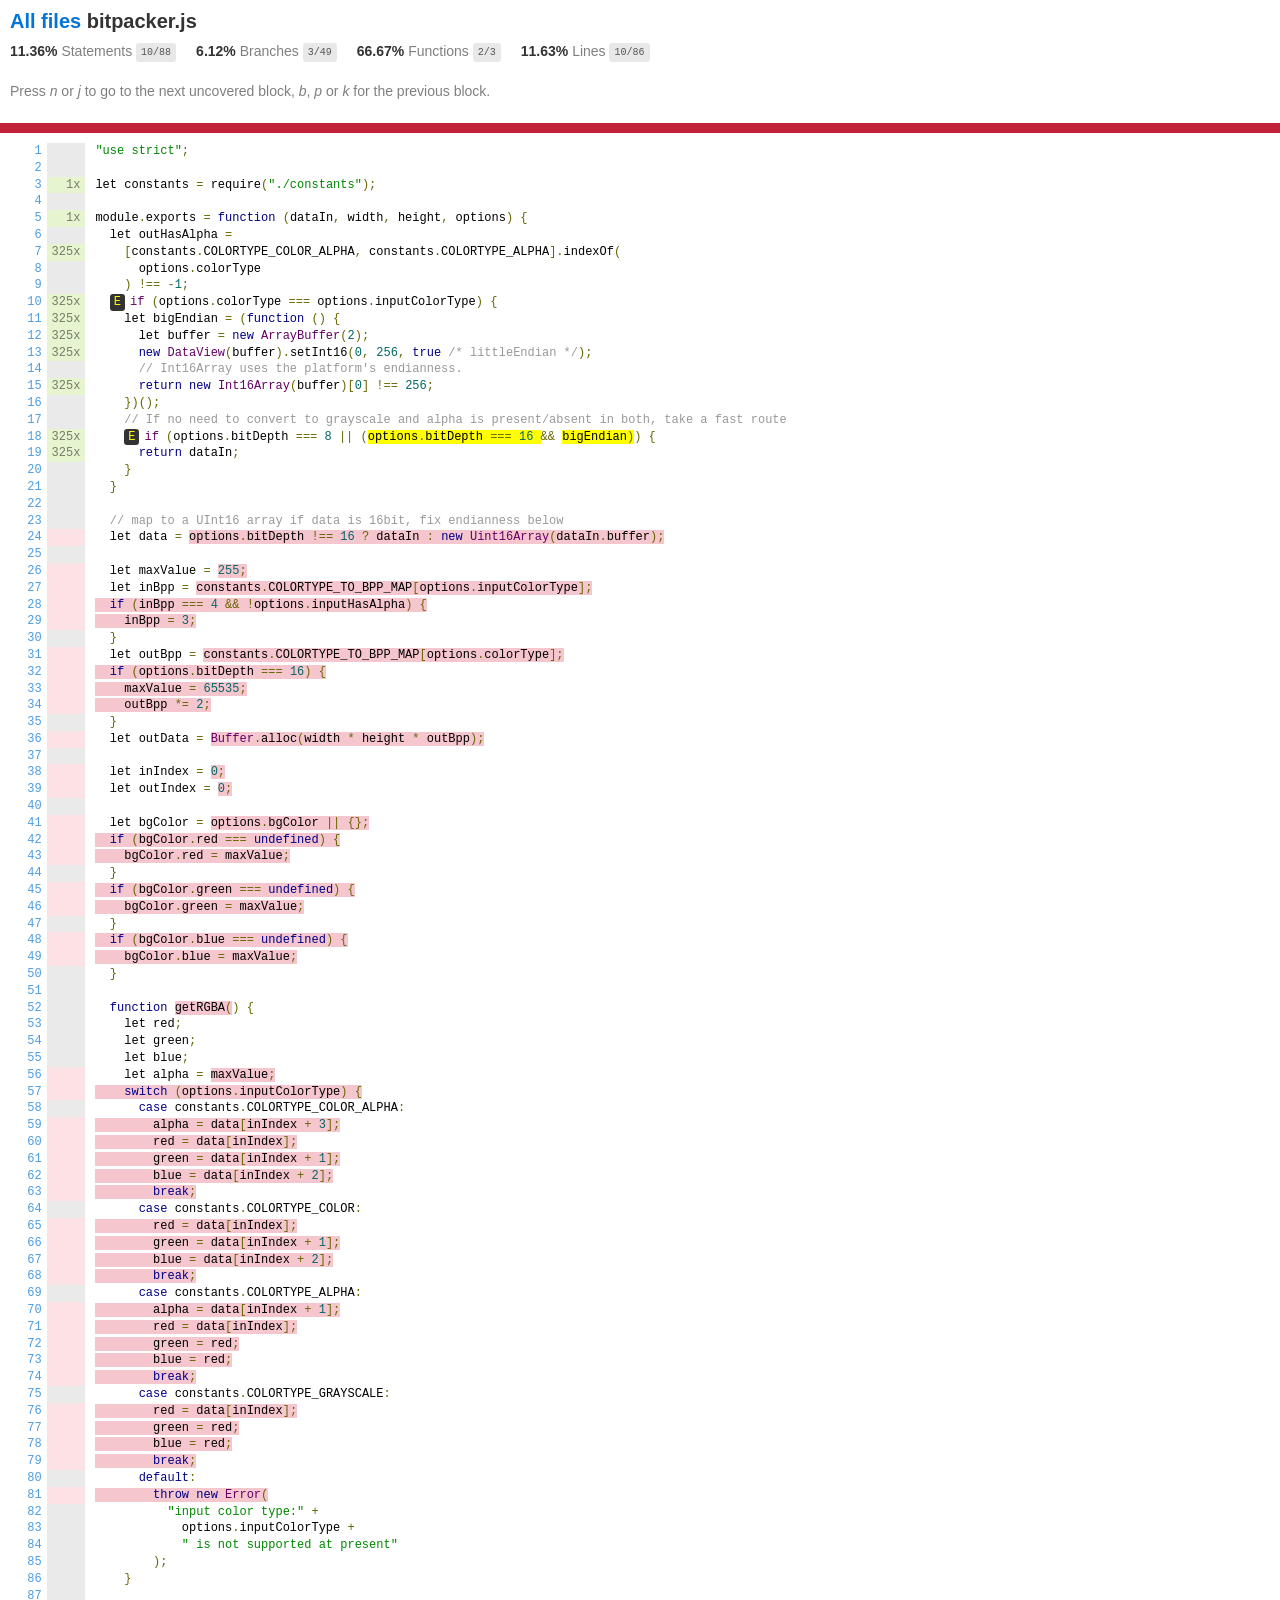
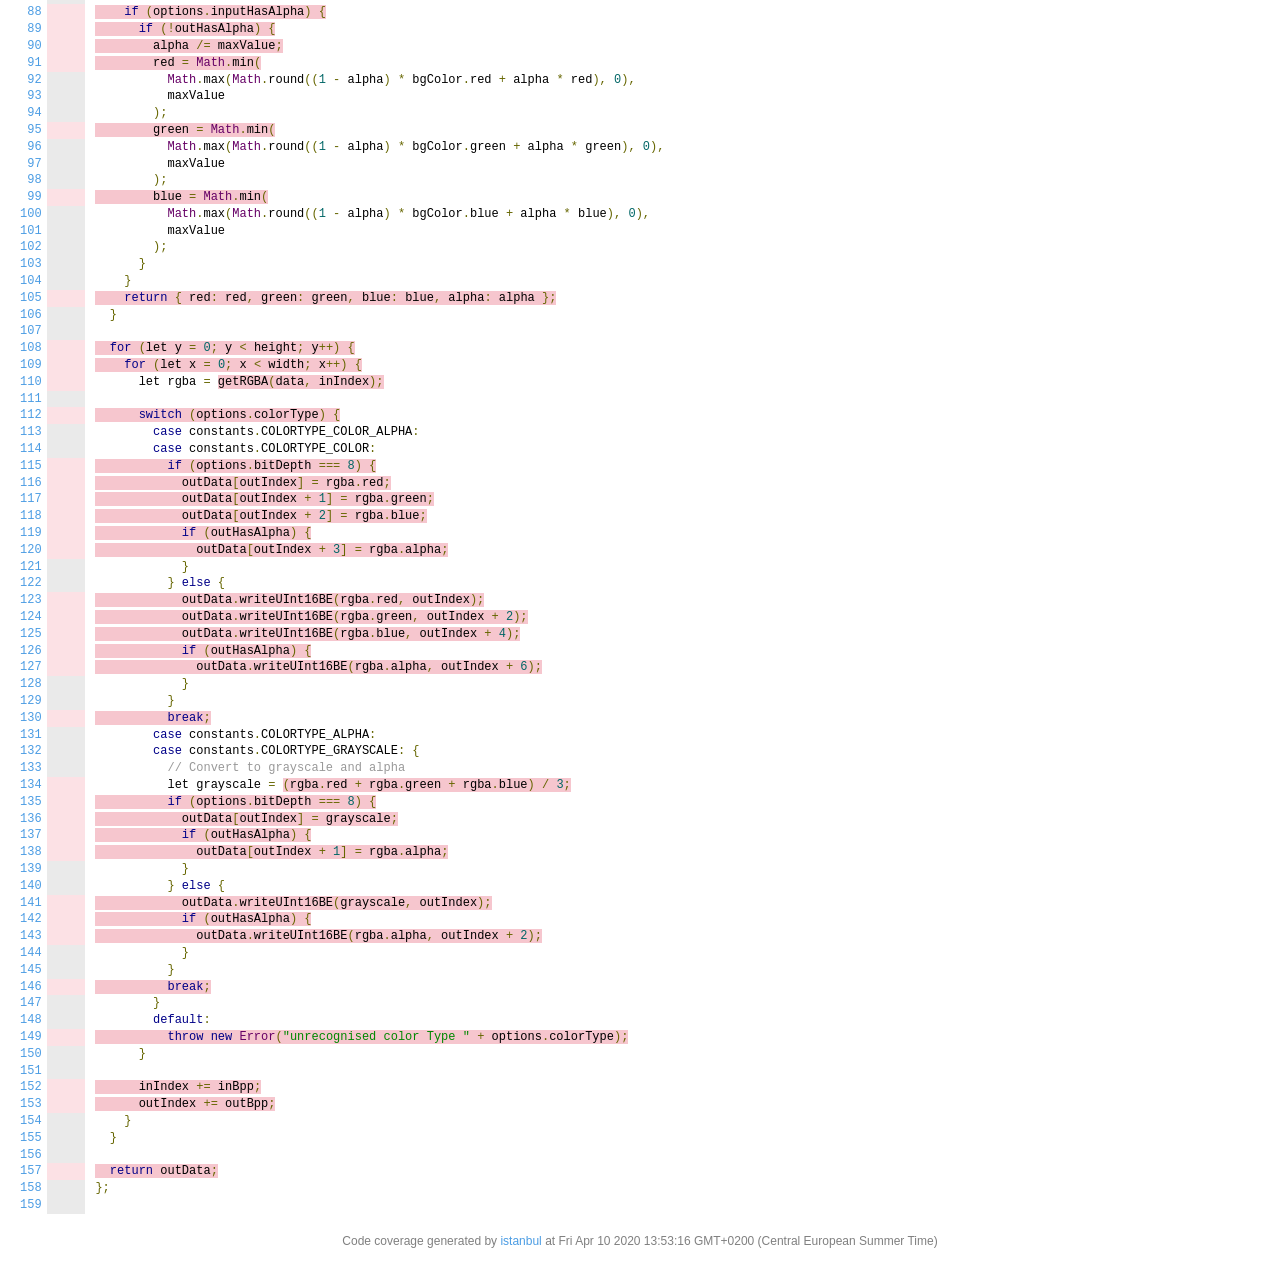
<file: backend/node_modules/pngjs/coverage/lcov-report/bitpacker.js.html>
<!doctype html>
<html lang="en">

<head>
    <title>Code coverage report for bitpacker.js</title>
    <meta charset="utf-8" />
    <link rel="stylesheet" href="prettify.css" />
    <link rel="stylesheet" href="base.css" />
    <link rel="shortcut icon" type="image/x-icon" href="favicon.png" />
    <meta name="viewport" content="width=device-width, initial-scale=1" />
    <style type='text/css'>
        .coverage-summary .sorter {
            background-image: url(sort-arrow-sprite.png);
        }
    </style>
</head>
    
<body>
<div class='wrapper'>
    <div class='pad1'>
        <h1><a href="index.html">All files</a> bitpacker.js</h1>
        <div class='clearfix'>
            
            <div class='fl pad1y space-right2'>
                <span class="strong">11.36% </span>
                <span class="quiet">Statements</span>
                <span class='fraction'>10/88</span>
            </div>
        
            
            <div class='fl pad1y space-right2'>
                <span class="strong">6.12% </span>
                <span class="quiet">Branches</span>
                <span class='fraction'>3/49</span>
            </div>
        
            
            <div class='fl pad1y space-right2'>
                <span class="strong">66.67% </span>
                <span class="quiet">Functions</span>
                <span class='fraction'>2/3</span>
            </div>
        
            
            <div class='fl pad1y space-right2'>
                <span class="strong">11.63% </span>
                <span class="quiet">Lines</span>
                <span class='fraction'>10/86</span>
            </div>
        
            
        </div>
        <p class="quiet">
            Press <em>n</em> or <em>j</em> to go to the next uncovered block, <em>b</em>, <em>p</em> or <em>k</em> for the previous block.
        </p>
    </div>
    <div class='status-line low'></div>
    <pre><table class="coverage">
<tr><td class="line-count quiet"><a name='L1'></a><a href='#L1'>1</a>
<a name='L2'></a><a href='#L2'>2</a>
<a name='L3'></a><a href='#L3'>3</a>
<a name='L4'></a><a href='#L4'>4</a>
<a name='L5'></a><a href='#L5'>5</a>
<a name='L6'></a><a href='#L6'>6</a>
<a name='L7'></a><a href='#L7'>7</a>
<a name='L8'></a><a href='#L8'>8</a>
<a name='L9'></a><a href='#L9'>9</a>
<a name='L10'></a><a href='#L10'>10</a>
<a name='L11'></a><a href='#L11'>11</a>
<a name='L12'></a><a href='#L12'>12</a>
<a name='L13'></a><a href='#L13'>13</a>
<a name='L14'></a><a href='#L14'>14</a>
<a name='L15'></a><a href='#L15'>15</a>
<a name='L16'></a><a href='#L16'>16</a>
<a name='L17'></a><a href='#L17'>17</a>
<a name='L18'></a><a href='#L18'>18</a>
<a name='L19'></a><a href='#L19'>19</a>
<a name='L20'></a><a href='#L20'>20</a>
<a name='L21'></a><a href='#L21'>21</a>
<a name='L22'></a><a href='#L22'>22</a>
<a name='L23'></a><a href='#L23'>23</a>
<a name='L24'></a><a href='#L24'>24</a>
<a name='L25'></a><a href='#L25'>25</a>
<a name='L26'></a><a href='#L26'>26</a>
<a name='L27'></a><a href='#L27'>27</a>
<a name='L28'></a><a href='#L28'>28</a>
<a name='L29'></a><a href='#L29'>29</a>
<a name='L30'></a><a href='#L30'>30</a>
<a name='L31'></a><a href='#L31'>31</a>
<a name='L32'></a><a href='#L32'>32</a>
<a name='L33'></a><a href='#L33'>33</a>
<a name='L34'></a><a href='#L34'>34</a>
<a name='L35'></a><a href='#L35'>35</a>
<a name='L36'></a><a href='#L36'>36</a>
<a name='L37'></a><a href='#L37'>37</a>
<a name='L38'></a><a href='#L38'>38</a>
<a name='L39'></a><a href='#L39'>39</a>
<a name='L40'></a><a href='#L40'>40</a>
<a name='L41'></a><a href='#L41'>41</a>
<a name='L42'></a><a href='#L42'>42</a>
<a name='L43'></a><a href='#L43'>43</a>
<a name='L44'></a><a href='#L44'>44</a>
<a name='L45'></a><a href='#L45'>45</a>
<a name='L46'></a><a href='#L46'>46</a>
<a name='L47'></a><a href='#L47'>47</a>
<a name='L48'></a><a href='#L48'>48</a>
<a name='L49'></a><a href='#L49'>49</a>
<a name='L50'></a><a href='#L50'>50</a>
<a name='L51'></a><a href='#L51'>51</a>
<a name='L52'></a><a href='#L52'>52</a>
<a name='L53'></a><a href='#L53'>53</a>
<a name='L54'></a><a href='#L54'>54</a>
<a name='L55'></a><a href='#L55'>55</a>
<a name='L56'></a><a href='#L56'>56</a>
<a name='L57'></a><a href='#L57'>57</a>
<a name='L58'></a><a href='#L58'>58</a>
<a name='L59'></a><a href='#L59'>59</a>
<a name='L60'></a><a href='#L60'>60</a>
<a name='L61'></a><a href='#L61'>61</a>
<a name='L62'></a><a href='#L62'>62</a>
<a name='L63'></a><a href='#L63'>63</a>
<a name='L64'></a><a href='#L64'>64</a>
<a name='L65'></a><a href='#L65'>65</a>
<a name='L66'></a><a href='#L66'>66</a>
<a name='L67'></a><a href='#L67'>67</a>
<a name='L68'></a><a href='#L68'>68</a>
<a name='L69'></a><a href='#L69'>69</a>
<a name='L70'></a><a href='#L70'>70</a>
<a name='L71'></a><a href='#L71'>71</a>
<a name='L72'></a><a href='#L72'>72</a>
<a name='L73'></a><a href='#L73'>73</a>
<a name='L74'></a><a href='#L74'>74</a>
<a name='L75'></a><a href='#L75'>75</a>
<a name='L76'></a><a href='#L76'>76</a>
<a name='L77'></a><a href='#L77'>77</a>
<a name='L78'></a><a href='#L78'>78</a>
<a name='L79'></a><a href='#L79'>79</a>
<a name='L80'></a><a href='#L80'>80</a>
<a name='L81'></a><a href='#L81'>81</a>
<a name='L82'></a><a href='#L82'>82</a>
<a name='L83'></a><a href='#L83'>83</a>
<a name='L84'></a><a href='#L84'>84</a>
<a name='L85'></a><a href='#L85'>85</a>
<a name='L86'></a><a href='#L86'>86</a>
<a name='L87'></a><a href='#L87'>87</a>
<a name='L88'></a><a href='#L88'>88</a>
<a name='L89'></a><a href='#L89'>89</a>
<a name='L90'></a><a href='#L90'>90</a>
<a name='L91'></a><a href='#L91'>91</a>
<a name='L92'></a><a href='#L92'>92</a>
<a name='L93'></a><a href='#L93'>93</a>
<a name='L94'></a><a href='#L94'>94</a>
<a name='L95'></a><a href='#L95'>95</a>
<a name='L96'></a><a href='#L96'>96</a>
<a name='L97'></a><a href='#L97'>97</a>
<a name='L98'></a><a href='#L98'>98</a>
<a name='L99'></a><a href='#L99'>99</a>
<a name='L100'></a><a href='#L100'>100</a>
<a name='L101'></a><a href='#L101'>101</a>
<a name='L102'></a><a href='#L102'>102</a>
<a name='L103'></a><a href='#L103'>103</a>
<a name='L104'></a><a href='#L104'>104</a>
<a name='L105'></a><a href='#L105'>105</a>
<a name='L106'></a><a href='#L106'>106</a>
<a name='L107'></a><a href='#L107'>107</a>
<a name='L108'></a><a href='#L108'>108</a>
<a name='L109'></a><a href='#L109'>109</a>
<a name='L110'></a><a href='#L110'>110</a>
<a name='L111'></a><a href='#L111'>111</a>
<a name='L112'></a><a href='#L112'>112</a>
<a name='L113'></a><a href='#L113'>113</a>
<a name='L114'></a><a href='#L114'>114</a>
<a name='L115'></a><a href='#L115'>115</a>
<a name='L116'></a><a href='#L116'>116</a>
<a name='L117'></a><a href='#L117'>117</a>
<a name='L118'></a><a href='#L118'>118</a>
<a name='L119'></a><a href='#L119'>119</a>
<a name='L120'></a><a href='#L120'>120</a>
<a name='L121'></a><a href='#L121'>121</a>
<a name='L122'></a><a href='#L122'>122</a>
<a name='L123'></a><a href='#L123'>123</a>
<a name='L124'></a><a href='#L124'>124</a>
<a name='L125'></a><a href='#L125'>125</a>
<a name='L126'></a><a href='#L126'>126</a>
<a name='L127'></a><a href='#L127'>127</a>
<a name='L128'></a><a href='#L128'>128</a>
<a name='L129'></a><a href='#L129'>129</a>
<a name='L130'></a><a href='#L130'>130</a>
<a name='L131'></a><a href='#L131'>131</a>
<a name='L132'></a><a href='#L132'>132</a>
<a name='L133'></a><a href='#L133'>133</a>
<a name='L134'></a><a href='#L134'>134</a>
<a name='L135'></a><a href='#L135'>135</a>
<a name='L136'></a><a href='#L136'>136</a>
<a name='L137'></a><a href='#L137'>137</a>
<a name='L138'></a><a href='#L138'>138</a>
<a name='L139'></a><a href='#L139'>139</a>
<a name='L140'></a><a href='#L140'>140</a>
<a name='L141'></a><a href='#L141'>141</a>
<a name='L142'></a><a href='#L142'>142</a>
<a name='L143'></a><a href='#L143'>143</a>
<a name='L144'></a><a href='#L144'>144</a>
<a name='L145'></a><a href='#L145'>145</a>
<a name='L146'></a><a href='#L146'>146</a>
<a name='L147'></a><a href='#L147'>147</a>
<a name='L148'></a><a href='#L148'>148</a>
<a name='L149'></a><a href='#L149'>149</a>
<a name='L150'></a><a href='#L150'>150</a>
<a name='L151'></a><a href='#L151'>151</a>
<a name='L152'></a><a href='#L152'>152</a>
<a name='L153'></a><a href='#L153'>153</a>
<a name='L154'></a><a href='#L154'>154</a>
<a name='L155'></a><a href='#L155'>155</a>
<a name='L156'></a><a href='#L156'>156</a>
<a name='L157'></a><a href='#L157'>157</a>
<a name='L158'></a><a href='#L158'>158</a>
<a name='L159'></a><a href='#L159'>159</a></td><td class="line-coverage quiet"><span class="cline-any cline-neutral">&nbsp;</span>
<span class="cline-any cline-neutral">&nbsp;</span>
<span class="cline-any cline-yes">1x</span>
<span class="cline-any cline-neutral">&nbsp;</span>
<span class="cline-any cline-yes">1x</span>
<span class="cline-any cline-neutral">&nbsp;</span>
<span class="cline-any cline-yes">325x</span>
<span class="cline-any cline-neutral">&nbsp;</span>
<span class="cline-any cline-neutral">&nbsp;</span>
<span class="cline-any cline-yes">325x</span>
<span class="cline-any cline-yes">325x</span>
<span class="cline-any cline-yes">325x</span>
<span class="cline-any cline-yes">325x</span>
<span class="cline-any cline-neutral">&nbsp;</span>
<span class="cline-any cline-yes">325x</span>
<span class="cline-any cline-neutral">&nbsp;</span>
<span class="cline-any cline-neutral">&nbsp;</span>
<span class="cline-any cline-yes">325x</span>
<span class="cline-any cline-yes">325x</span>
<span class="cline-any cline-neutral">&nbsp;</span>
<span class="cline-any cline-neutral">&nbsp;</span>
<span class="cline-any cline-neutral">&nbsp;</span>
<span class="cline-any cline-neutral">&nbsp;</span>
<span class="cline-any cline-no">&nbsp;</span>
<span class="cline-any cline-neutral">&nbsp;</span>
<span class="cline-any cline-no">&nbsp;</span>
<span class="cline-any cline-no">&nbsp;</span>
<span class="cline-any cline-no">&nbsp;</span>
<span class="cline-any cline-no">&nbsp;</span>
<span class="cline-any cline-neutral">&nbsp;</span>
<span class="cline-any cline-no">&nbsp;</span>
<span class="cline-any cline-no">&nbsp;</span>
<span class="cline-any cline-no">&nbsp;</span>
<span class="cline-any cline-no">&nbsp;</span>
<span class="cline-any cline-neutral">&nbsp;</span>
<span class="cline-any cline-no">&nbsp;</span>
<span class="cline-any cline-neutral">&nbsp;</span>
<span class="cline-any cline-no">&nbsp;</span>
<span class="cline-any cline-no">&nbsp;</span>
<span class="cline-any cline-neutral">&nbsp;</span>
<span class="cline-any cline-no">&nbsp;</span>
<span class="cline-any cline-no">&nbsp;</span>
<span class="cline-any cline-no">&nbsp;</span>
<span class="cline-any cline-neutral">&nbsp;</span>
<span class="cline-any cline-no">&nbsp;</span>
<span class="cline-any cline-no">&nbsp;</span>
<span class="cline-any cline-neutral">&nbsp;</span>
<span class="cline-any cline-no">&nbsp;</span>
<span class="cline-any cline-no">&nbsp;</span>
<span class="cline-any cline-neutral">&nbsp;</span>
<span class="cline-any cline-neutral">&nbsp;</span>
<span class="cline-any cline-neutral">&nbsp;</span>
<span class="cline-any cline-neutral">&nbsp;</span>
<span class="cline-any cline-neutral">&nbsp;</span>
<span class="cline-any cline-neutral">&nbsp;</span>
<span class="cline-any cline-no">&nbsp;</span>
<span class="cline-any cline-no">&nbsp;</span>
<span class="cline-any cline-neutral">&nbsp;</span>
<span class="cline-any cline-no">&nbsp;</span>
<span class="cline-any cline-no">&nbsp;</span>
<span class="cline-any cline-no">&nbsp;</span>
<span class="cline-any cline-no">&nbsp;</span>
<span class="cline-any cline-no">&nbsp;</span>
<span class="cline-any cline-neutral">&nbsp;</span>
<span class="cline-any cline-no">&nbsp;</span>
<span class="cline-any cline-no">&nbsp;</span>
<span class="cline-any cline-no">&nbsp;</span>
<span class="cline-any cline-no">&nbsp;</span>
<span class="cline-any cline-neutral">&nbsp;</span>
<span class="cline-any cline-no">&nbsp;</span>
<span class="cline-any cline-no">&nbsp;</span>
<span class="cline-any cline-no">&nbsp;</span>
<span class="cline-any cline-no">&nbsp;</span>
<span class="cline-any cline-no">&nbsp;</span>
<span class="cline-any cline-neutral">&nbsp;</span>
<span class="cline-any cline-no">&nbsp;</span>
<span class="cline-any cline-no">&nbsp;</span>
<span class="cline-any cline-no">&nbsp;</span>
<span class="cline-any cline-no">&nbsp;</span>
<span class="cline-any cline-neutral">&nbsp;</span>
<span class="cline-any cline-no">&nbsp;</span>
<span class="cline-any cline-neutral">&nbsp;</span>
<span class="cline-any cline-neutral">&nbsp;</span>
<span class="cline-any cline-neutral">&nbsp;</span>
<span class="cline-any cline-neutral">&nbsp;</span>
<span class="cline-any cline-neutral">&nbsp;</span>
<span class="cline-any cline-neutral">&nbsp;</span>
<span class="cline-any cline-no">&nbsp;</span>
<span class="cline-any cline-no">&nbsp;</span>
<span class="cline-any cline-no">&nbsp;</span>
<span class="cline-any cline-no">&nbsp;</span>
<span class="cline-any cline-neutral">&nbsp;</span>
<span class="cline-any cline-neutral">&nbsp;</span>
<span class="cline-any cline-neutral">&nbsp;</span>
<span class="cline-any cline-no">&nbsp;</span>
<span class="cline-any cline-neutral">&nbsp;</span>
<span class="cline-any cline-neutral">&nbsp;</span>
<span class="cline-any cline-neutral">&nbsp;</span>
<span class="cline-any cline-no">&nbsp;</span>
<span class="cline-any cline-neutral">&nbsp;</span>
<span class="cline-any cline-neutral">&nbsp;</span>
<span class="cline-any cline-neutral">&nbsp;</span>
<span class="cline-any cline-neutral">&nbsp;</span>
<span class="cline-any cline-neutral">&nbsp;</span>
<span class="cline-any cline-no">&nbsp;</span>
<span class="cline-any cline-neutral">&nbsp;</span>
<span class="cline-any cline-neutral">&nbsp;</span>
<span class="cline-any cline-no">&nbsp;</span>
<span class="cline-any cline-no">&nbsp;</span>
<span class="cline-any cline-no">&nbsp;</span>
<span class="cline-any cline-neutral">&nbsp;</span>
<span class="cline-any cline-no">&nbsp;</span>
<span class="cline-any cline-neutral">&nbsp;</span>
<span class="cline-any cline-neutral">&nbsp;</span>
<span class="cline-any cline-no">&nbsp;</span>
<span class="cline-any cline-no">&nbsp;</span>
<span class="cline-any cline-no">&nbsp;</span>
<span class="cline-any cline-no">&nbsp;</span>
<span class="cline-any cline-no">&nbsp;</span>
<span class="cline-any cline-no">&nbsp;</span>
<span class="cline-any cline-neutral">&nbsp;</span>
<span class="cline-any cline-neutral">&nbsp;</span>
<span class="cline-any cline-no">&nbsp;</span>
<span class="cline-any cline-no">&nbsp;</span>
<span class="cline-any cline-no">&nbsp;</span>
<span class="cline-any cline-no">&nbsp;</span>
<span class="cline-any cline-no">&nbsp;</span>
<span class="cline-any cline-neutral">&nbsp;</span>
<span class="cline-any cline-neutral">&nbsp;</span>
<span class="cline-any cline-no">&nbsp;</span>
<span class="cline-any cline-neutral">&nbsp;</span>
<span class="cline-any cline-neutral">&nbsp;</span>
<span class="cline-any cline-neutral">&nbsp;</span>
<span class="cline-any cline-no">&nbsp;</span>
<span class="cline-any cline-no">&nbsp;</span>
<span class="cline-any cline-no">&nbsp;</span>
<span class="cline-any cline-no">&nbsp;</span>
<span class="cline-any cline-no">&nbsp;</span>
<span class="cline-any cline-neutral">&nbsp;</span>
<span class="cline-any cline-neutral">&nbsp;</span>
<span class="cline-any cline-no">&nbsp;</span>
<span class="cline-any cline-no">&nbsp;</span>
<span class="cline-any cline-no">&nbsp;</span>
<span class="cline-any cline-neutral">&nbsp;</span>
<span class="cline-any cline-neutral">&nbsp;</span>
<span class="cline-any cline-no">&nbsp;</span>
<span class="cline-any cline-neutral">&nbsp;</span>
<span class="cline-any cline-neutral">&nbsp;</span>
<span class="cline-any cline-no">&nbsp;</span>
<span class="cline-any cline-neutral">&nbsp;</span>
<span class="cline-any cline-neutral">&nbsp;</span>
<span class="cline-any cline-no">&nbsp;</span>
<span class="cline-any cline-no">&nbsp;</span>
<span class="cline-any cline-neutral">&nbsp;</span>
<span class="cline-any cline-neutral">&nbsp;</span>
<span class="cline-any cline-neutral">&nbsp;</span>
<span class="cline-any cline-no">&nbsp;</span>
<span class="cline-any cline-neutral">&nbsp;</span>
<span class="cline-any cline-neutral">&nbsp;</span></td><td class="text"><pre class="prettyprint lang-js">"use strict";
&nbsp;
let constants = require("./constants");
&nbsp;
module.exports = function (dataIn, width, height, options) {
  let outHasAlpha =
    [constants.COLORTYPE_COLOR_ALPHA, constants.COLORTYPE_ALPHA].indexOf(
      options.colorType
    ) !== -1;
  <span class="missing-if-branch" title="else path not taken" >E</span>if (options.colorType === options.inputColorType) {
    let bigEndian = (function () {
      let buffer = new ArrayBuffer(2);
      new DataView(buffer).setInt16(0, 256, true /* littleEndian */);
      // Int16Array uses the platform's endianness.
      return new Int16Array(buffer)[0] !== 256;
    })();
    // If no need to convert to grayscale and alpha is present/absent in both, take a fast route
    <span class="missing-if-branch" title="else path not taken" >E</span>if (options.bitDepth === 8 || (<span class="branch-1 cbranch-no" title="branch not covered" >options.bitDepth === 16 </span>&amp;&amp; <span class="branch-2 cbranch-no" title="branch not covered" >bigEndian)</span>) {
      return dataIn;
    }
  }
&nbsp;
  // map to a UInt16 array if data is 16bit, fix endianness below
  let data = <span class="cstat-no" title="statement not covered" >options.bitDepth !== 16 ? dataIn : new Uint16Array(dataIn.buffer);</span>
&nbsp;
  let maxValue = <span class="cstat-no" title="statement not covered" >255;</span>
  let inBpp = <span class="cstat-no" title="statement not covered" >constants.COLORTYPE_TO_BPP_MAP[options.inputColorType];</span>
<span class="cstat-no" title="statement not covered" >  if (inBpp === 4 &amp;&amp; !options.inputHasAlpha) {</span>
<span class="cstat-no" title="statement not covered" >    inBpp = 3;</span>
  }
  let outBpp = <span class="cstat-no" title="statement not covered" >constants.COLORTYPE_TO_BPP_MAP[options.colorType];</span>
<span class="cstat-no" title="statement not covered" >  if (options.bitDepth === 16) {</span>
<span class="cstat-no" title="statement not covered" >    maxValue = 65535;</span>
<span class="cstat-no" title="statement not covered" >    outBpp *= 2;</span>
  }
  let outData = <span class="cstat-no" title="statement not covered" >Buffer.alloc(width * height * outBpp);</span>
&nbsp;
  let inIndex = <span class="cstat-no" title="statement not covered" >0;</span>
  let outIndex = <span class="cstat-no" title="statement not covered" >0;</span>
&nbsp;
  let bgColor = <span class="cstat-no" title="statement not covered" >options.bgColor || {};</span>
<span class="cstat-no" title="statement not covered" >  if (bgColor.red === undefined) {</span>
<span class="cstat-no" title="statement not covered" >    bgColor.red = maxValue;</span>
  }
<span class="cstat-no" title="statement not covered" >  if (bgColor.green === undefined) {</span>
<span class="cstat-no" title="statement not covered" >    bgColor.green = maxValue;</span>
  }
<span class="cstat-no" title="statement not covered" >  if (bgColor.blue === undefined) {</span>
<span class="cstat-no" title="statement not covered" >    bgColor.blue = maxValue;</span>
  }
&nbsp;
  function <span class="fstat-no" title="function not covered" >getRGBA(</span>) {
    let red;
    let green;
    let blue;
    let alpha = <span class="cstat-no" title="statement not covered" >maxValue;</span>
<span class="cstat-no" title="statement not covered" >    switch (options.inputColorType) {</span>
      case constants.COLORTYPE_COLOR_ALPHA:
<span class="cstat-no" title="statement not covered" >        alpha = data[inIndex + 3];</span>
<span class="cstat-no" title="statement not covered" >        red = data[inIndex];</span>
<span class="cstat-no" title="statement not covered" >        green = data[inIndex + 1];</span>
<span class="cstat-no" title="statement not covered" >        blue = data[inIndex + 2];</span>
<span class="cstat-no" title="statement not covered" >        break;</span>
      case constants.COLORTYPE_COLOR:
<span class="cstat-no" title="statement not covered" >        red = data[inIndex];</span>
<span class="cstat-no" title="statement not covered" >        green = data[inIndex + 1];</span>
<span class="cstat-no" title="statement not covered" >        blue = data[inIndex + 2];</span>
<span class="cstat-no" title="statement not covered" >        break;</span>
      case constants.COLORTYPE_ALPHA:
<span class="cstat-no" title="statement not covered" >        alpha = data[inIndex + 1];</span>
<span class="cstat-no" title="statement not covered" >        red = data[inIndex];</span>
<span class="cstat-no" title="statement not covered" >        green = red;</span>
<span class="cstat-no" title="statement not covered" >        blue = red;</span>
<span class="cstat-no" title="statement not covered" >        break;</span>
      case constants.COLORTYPE_GRAYSCALE:
<span class="cstat-no" title="statement not covered" >        red = data[inIndex];</span>
<span class="cstat-no" title="statement not covered" >        green = red;</span>
<span class="cstat-no" title="statement not covered" >        blue = red;</span>
<span class="cstat-no" title="statement not covered" >        break;</span>
      default:
<span class="cstat-no" title="statement not covered" >        throw new Error(</span>
          "input color type:" +
            options.inputColorType +
            " is not supported at present"
        );
    }
&nbsp;
<span class="cstat-no" title="statement not covered" >    if (options.inputHasAlpha) {</span>
<span class="cstat-no" title="statement not covered" >      if (!outHasAlpha) {</span>
<span class="cstat-no" title="statement not covered" >        alpha /= maxValue;</span>
<span class="cstat-no" title="statement not covered" >        red = Math.min(</span>
          Math.max(Math.round((1 - alpha) * bgColor.red + alpha * red), 0),
          maxValue
        );
<span class="cstat-no" title="statement not covered" >        green = Math.min(</span>
          Math.max(Math.round((1 - alpha) * bgColor.green + alpha * green), 0),
          maxValue
        );
<span class="cstat-no" title="statement not covered" >        blue = Math.min(</span>
          Math.max(Math.round((1 - alpha) * bgColor.blue + alpha * blue), 0),
          maxValue
        );
      }
    }
<span class="cstat-no" title="statement not covered" >    return { red: red, green: green, blue: blue, alpha: alpha };</span>
  }
&nbsp;
<span class="cstat-no" title="statement not covered" >  for (let y = <span class="cstat-no" title="statement not covered" >0;</span> y &lt; height; y++) {</span>
<span class="cstat-no" title="statement not covered" >    for (let x = <span class="cstat-no" title="statement not covered" >0;</span> x &lt; width; x++) {</span>
      let rgba = <span class="cstat-no" title="statement not covered" >getRGBA(data, inIndex);</span>
&nbsp;
<span class="cstat-no" title="statement not covered" >      switch (options.colorType) {</span>
        case constants.COLORTYPE_COLOR_ALPHA:
        case constants.COLORTYPE_COLOR:
<span class="cstat-no" title="statement not covered" >          if (options.bitDepth === 8) {</span>
<span class="cstat-no" title="statement not covered" >            outData[outIndex] = rgba.red;</span>
<span class="cstat-no" title="statement not covered" >            outData[outIndex + 1] = rgba.green;</span>
<span class="cstat-no" title="statement not covered" >            outData[outIndex + 2] = rgba.blue;</span>
<span class="cstat-no" title="statement not covered" >            if (outHasAlpha) {</span>
<span class="cstat-no" title="statement not covered" >              outData[outIndex + 3] = rgba.alpha;</span>
            }
          } else {
<span class="cstat-no" title="statement not covered" >            outData.writeUInt16BE(rgba.red, outIndex);</span>
<span class="cstat-no" title="statement not covered" >            outData.writeUInt16BE(rgba.green, outIndex + 2);</span>
<span class="cstat-no" title="statement not covered" >            outData.writeUInt16BE(rgba.blue, outIndex + 4);</span>
<span class="cstat-no" title="statement not covered" >            if (outHasAlpha) {</span>
<span class="cstat-no" title="statement not covered" >              outData.writeUInt16BE(rgba.alpha, outIndex + 6);</span>
            }
          }
<span class="cstat-no" title="statement not covered" >          break;</span>
        case constants.COLORTYPE_ALPHA:
        case constants.COLORTYPE_GRAYSCALE: {
          // Convert to grayscale and alpha
          let grayscale = <span class="cstat-no" title="statement not covered" >(rgba.red + rgba.green + rgba.blue) / 3;</span>
<span class="cstat-no" title="statement not covered" >          if (options.bitDepth === 8) {</span>
<span class="cstat-no" title="statement not covered" >            outData[outIndex] = grayscale;</span>
<span class="cstat-no" title="statement not covered" >            if (outHasAlpha) {</span>
<span class="cstat-no" title="statement not covered" >              outData[outIndex + 1] = rgba.alpha;</span>
            }
          } else {
<span class="cstat-no" title="statement not covered" >            outData.writeUInt16BE(grayscale, outIndex);</span>
<span class="cstat-no" title="statement not covered" >            if (outHasAlpha) {</span>
<span class="cstat-no" title="statement not covered" >              outData.writeUInt16BE(rgba.alpha, outIndex + 2);</span>
            }
          }
<span class="cstat-no" title="statement not covered" >          break;</span>
        }
        default:
<span class="cstat-no" title="statement not covered" >          throw new Error("unrecognised color Type " + options.colorType);</span>
      }
&nbsp;
<span class="cstat-no" title="statement not covered" >      inIndex += inBpp;</span>
<span class="cstat-no" title="statement not covered" >      outIndex += outBpp;</span>
    }
  }
&nbsp;
<span class="cstat-no" title="statement not covered" >  return outData;</span>
};
&nbsp;</pre></td></tr></table></pre>

                <div class='push'></div><!-- for sticky footer -->
            </div><!-- /wrapper -->
            <div class='footer quiet pad2 space-top1 center small'>
                Code coverage generated by
                <a href="https://istanbul.js.org/" target="_blank">istanbul</a>
                at Fri Apr 10 2020 13:53:16 GMT+0200 (Central European Summer Time)
            </div>
        </div>
        <script src="prettify.js"></script>
        <script>
            window.onload = function () {
                prettyPrint();
            };
        </script>
        <script src="sorter.js"></script>
        <script src="block-navigation.js"></script>
    </body>
</html>
</file>
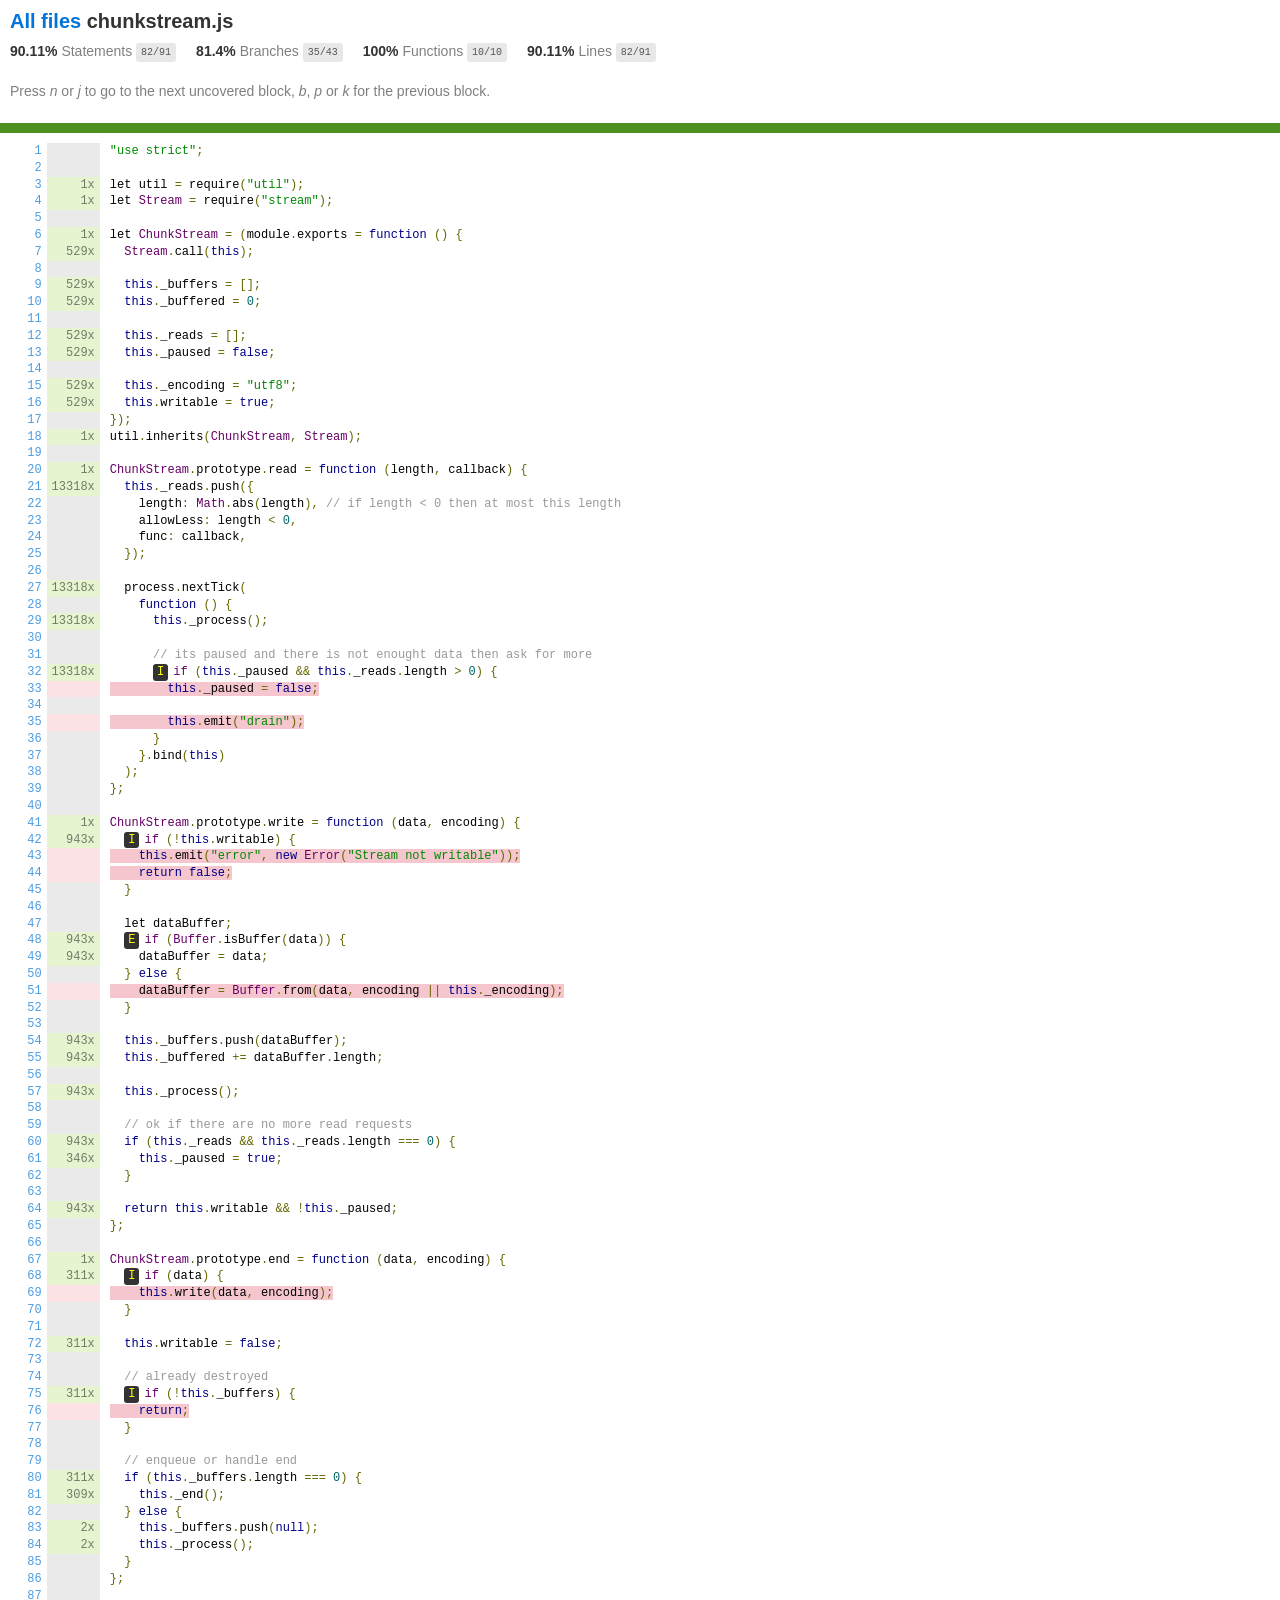
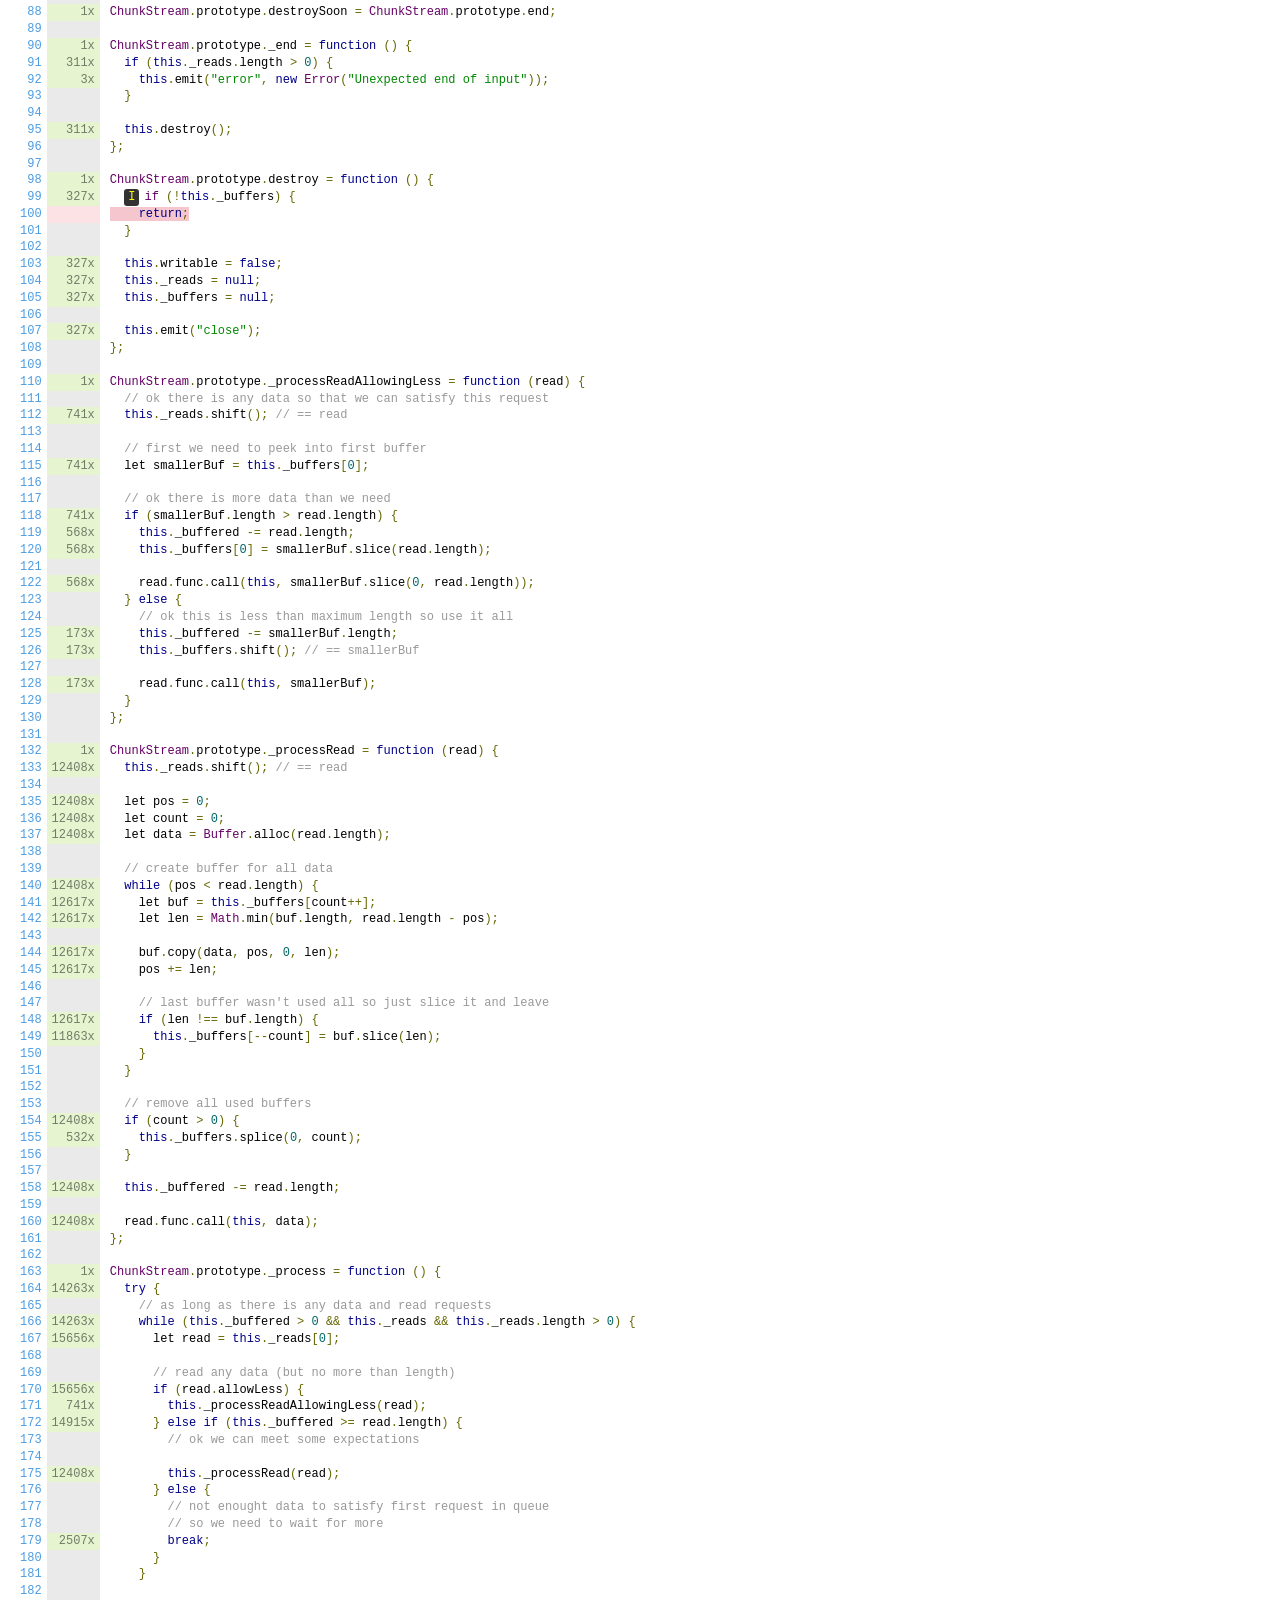
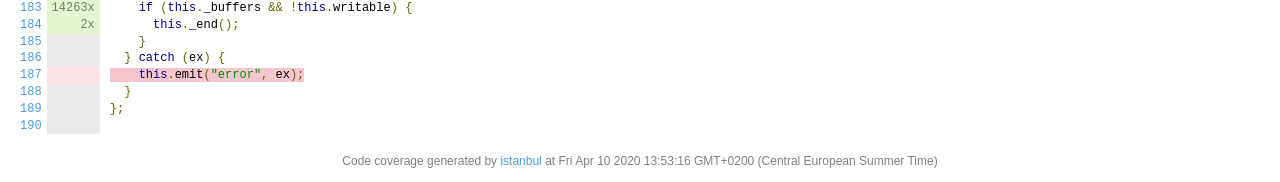
<file: backend/node_modules/pngjs/coverage/lcov-report/chunkstream.js.html>
<!doctype html>
<html lang="en">

<head>
    <title>Code coverage report for chunkstream.js</title>
    <meta charset="utf-8" />
    <link rel="stylesheet" href="prettify.css" />
    <link rel="stylesheet" href="base.css" />
    <link rel="shortcut icon" type="image/x-icon" href="favicon.png" />
    <meta name="viewport" content="width=device-width, initial-scale=1" />
    <style type='text/css'>
        .coverage-summary .sorter {
            background-image: url(sort-arrow-sprite.png);
        }
    </style>
</head>
    
<body>
<div class='wrapper'>
    <div class='pad1'>
        <h1><a href="index.html">All files</a> chunkstream.js</h1>
        <div class='clearfix'>
            
            <div class='fl pad1y space-right2'>
                <span class="strong">90.11% </span>
                <span class="quiet">Statements</span>
                <span class='fraction'>82/91</span>
            </div>
        
            
            <div class='fl pad1y space-right2'>
                <span class="strong">81.4% </span>
                <span class="quiet">Branches</span>
                <span class='fraction'>35/43</span>
            </div>
        
            
            <div class='fl pad1y space-right2'>
                <span class="strong">100% </span>
                <span class="quiet">Functions</span>
                <span class='fraction'>10/10</span>
            </div>
        
            
            <div class='fl pad1y space-right2'>
                <span class="strong">90.11% </span>
                <span class="quiet">Lines</span>
                <span class='fraction'>82/91</span>
            </div>
        
            
        </div>
        <p class="quiet">
            Press <em>n</em> or <em>j</em> to go to the next uncovered block, <em>b</em>, <em>p</em> or <em>k</em> for the previous block.
        </p>
    </div>
    <div class='status-line high'></div>
    <pre><table class="coverage">
<tr><td class="line-count quiet"><a name='L1'></a><a href='#L1'>1</a>
<a name='L2'></a><a href='#L2'>2</a>
<a name='L3'></a><a href='#L3'>3</a>
<a name='L4'></a><a href='#L4'>4</a>
<a name='L5'></a><a href='#L5'>5</a>
<a name='L6'></a><a href='#L6'>6</a>
<a name='L7'></a><a href='#L7'>7</a>
<a name='L8'></a><a href='#L8'>8</a>
<a name='L9'></a><a href='#L9'>9</a>
<a name='L10'></a><a href='#L10'>10</a>
<a name='L11'></a><a href='#L11'>11</a>
<a name='L12'></a><a href='#L12'>12</a>
<a name='L13'></a><a href='#L13'>13</a>
<a name='L14'></a><a href='#L14'>14</a>
<a name='L15'></a><a href='#L15'>15</a>
<a name='L16'></a><a href='#L16'>16</a>
<a name='L17'></a><a href='#L17'>17</a>
<a name='L18'></a><a href='#L18'>18</a>
<a name='L19'></a><a href='#L19'>19</a>
<a name='L20'></a><a href='#L20'>20</a>
<a name='L21'></a><a href='#L21'>21</a>
<a name='L22'></a><a href='#L22'>22</a>
<a name='L23'></a><a href='#L23'>23</a>
<a name='L24'></a><a href='#L24'>24</a>
<a name='L25'></a><a href='#L25'>25</a>
<a name='L26'></a><a href='#L26'>26</a>
<a name='L27'></a><a href='#L27'>27</a>
<a name='L28'></a><a href='#L28'>28</a>
<a name='L29'></a><a href='#L29'>29</a>
<a name='L30'></a><a href='#L30'>30</a>
<a name='L31'></a><a href='#L31'>31</a>
<a name='L32'></a><a href='#L32'>32</a>
<a name='L33'></a><a href='#L33'>33</a>
<a name='L34'></a><a href='#L34'>34</a>
<a name='L35'></a><a href='#L35'>35</a>
<a name='L36'></a><a href='#L36'>36</a>
<a name='L37'></a><a href='#L37'>37</a>
<a name='L38'></a><a href='#L38'>38</a>
<a name='L39'></a><a href='#L39'>39</a>
<a name='L40'></a><a href='#L40'>40</a>
<a name='L41'></a><a href='#L41'>41</a>
<a name='L42'></a><a href='#L42'>42</a>
<a name='L43'></a><a href='#L43'>43</a>
<a name='L44'></a><a href='#L44'>44</a>
<a name='L45'></a><a href='#L45'>45</a>
<a name='L46'></a><a href='#L46'>46</a>
<a name='L47'></a><a href='#L47'>47</a>
<a name='L48'></a><a href='#L48'>48</a>
<a name='L49'></a><a href='#L49'>49</a>
<a name='L50'></a><a href='#L50'>50</a>
<a name='L51'></a><a href='#L51'>51</a>
<a name='L52'></a><a href='#L52'>52</a>
<a name='L53'></a><a href='#L53'>53</a>
<a name='L54'></a><a href='#L54'>54</a>
<a name='L55'></a><a href='#L55'>55</a>
<a name='L56'></a><a href='#L56'>56</a>
<a name='L57'></a><a href='#L57'>57</a>
<a name='L58'></a><a href='#L58'>58</a>
<a name='L59'></a><a href='#L59'>59</a>
<a name='L60'></a><a href='#L60'>60</a>
<a name='L61'></a><a href='#L61'>61</a>
<a name='L62'></a><a href='#L62'>62</a>
<a name='L63'></a><a href='#L63'>63</a>
<a name='L64'></a><a href='#L64'>64</a>
<a name='L65'></a><a href='#L65'>65</a>
<a name='L66'></a><a href='#L66'>66</a>
<a name='L67'></a><a href='#L67'>67</a>
<a name='L68'></a><a href='#L68'>68</a>
<a name='L69'></a><a href='#L69'>69</a>
<a name='L70'></a><a href='#L70'>70</a>
<a name='L71'></a><a href='#L71'>71</a>
<a name='L72'></a><a href='#L72'>72</a>
<a name='L73'></a><a href='#L73'>73</a>
<a name='L74'></a><a href='#L74'>74</a>
<a name='L75'></a><a href='#L75'>75</a>
<a name='L76'></a><a href='#L76'>76</a>
<a name='L77'></a><a href='#L77'>77</a>
<a name='L78'></a><a href='#L78'>78</a>
<a name='L79'></a><a href='#L79'>79</a>
<a name='L80'></a><a href='#L80'>80</a>
<a name='L81'></a><a href='#L81'>81</a>
<a name='L82'></a><a href='#L82'>82</a>
<a name='L83'></a><a href='#L83'>83</a>
<a name='L84'></a><a href='#L84'>84</a>
<a name='L85'></a><a href='#L85'>85</a>
<a name='L86'></a><a href='#L86'>86</a>
<a name='L87'></a><a href='#L87'>87</a>
<a name='L88'></a><a href='#L88'>88</a>
<a name='L89'></a><a href='#L89'>89</a>
<a name='L90'></a><a href='#L90'>90</a>
<a name='L91'></a><a href='#L91'>91</a>
<a name='L92'></a><a href='#L92'>92</a>
<a name='L93'></a><a href='#L93'>93</a>
<a name='L94'></a><a href='#L94'>94</a>
<a name='L95'></a><a href='#L95'>95</a>
<a name='L96'></a><a href='#L96'>96</a>
<a name='L97'></a><a href='#L97'>97</a>
<a name='L98'></a><a href='#L98'>98</a>
<a name='L99'></a><a href='#L99'>99</a>
<a name='L100'></a><a href='#L100'>100</a>
<a name='L101'></a><a href='#L101'>101</a>
<a name='L102'></a><a href='#L102'>102</a>
<a name='L103'></a><a href='#L103'>103</a>
<a name='L104'></a><a href='#L104'>104</a>
<a name='L105'></a><a href='#L105'>105</a>
<a name='L106'></a><a href='#L106'>106</a>
<a name='L107'></a><a href='#L107'>107</a>
<a name='L108'></a><a href='#L108'>108</a>
<a name='L109'></a><a href='#L109'>109</a>
<a name='L110'></a><a href='#L110'>110</a>
<a name='L111'></a><a href='#L111'>111</a>
<a name='L112'></a><a href='#L112'>112</a>
<a name='L113'></a><a href='#L113'>113</a>
<a name='L114'></a><a href='#L114'>114</a>
<a name='L115'></a><a href='#L115'>115</a>
<a name='L116'></a><a href='#L116'>116</a>
<a name='L117'></a><a href='#L117'>117</a>
<a name='L118'></a><a href='#L118'>118</a>
<a name='L119'></a><a href='#L119'>119</a>
<a name='L120'></a><a href='#L120'>120</a>
<a name='L121'></a><a href='#L121'>121</a>
<a name='L122'></a><a href='#L122'>122</a>
<a name='L123'></a><a href='#L123'>123</a>
<a name='L124'></a><a href='#L124'>124</a>
<a name='L125'></a><a href='#L125'>125</a>
<a name='L126'></a><a href='#L126'>126</a>
<a name='L127'></a><a href='#L127'>127</a>
<a name='L128'></a><a href='#L128'>128</a>
<a name='L129'></a><a href='#L129'>129</a>
<a name='L130'></a><a href='#L130'>130</a>
<a name='L131'></a><a href='#L131'>131</a>
<a name='L132'></a><a href='#L132'>132</a>
<a name='L133'></a><a href='#L133'>133</a>
<a name='L134'></a><a href='#L134'>134</a>
<a name='L135'></a><a href='#L135'>135</a>
<a name='L136'></a><a href='#L136'>136</a>
<a name='L137'></a><a href='#L137'>137</a>
<a name='L138'></a><a href='#L138'>138</a>
<a name='L139'></a><a href='#L139'>139</a>
<a name='L140'></a><a href='#L140'>140</a>
<a name='L141'></a><a href='#L141'>141</a>
<a name='L142'></a><a href='#L142'>142</a>
<a name='L143'></a><a href='#L143'>143</a>
<a name='L144'></a><a href='#L144'>144</a>
<a name='L145'></a><a href='#L145'>145</a>
<a name='L146'></a><a href='#L146'>146</a>
<a name='L147'></a><a href='#L147'>147</a>
<a name='L148'></a><a href='#L148'>148</a>
<a name='L149'></a><a href='#L149'>149</a>
<a name='L150'></a><a href='#L150'>150</a>
<a name='L151'></a><a href='#L151'>151</a>
<a name='L152'></a><a href='#L152'>152</a>
<a name='L153'></a><a href='#L153'>153</a>
<a name='L154'></a><a href='#L154'>154</a>
<a name='L155'></a><a href='#L155'>155</a>
<a name='L156'></a><a href='#L156'>156</a>
<a name='L157'></a><a href='#L157'>157</a>
<a name='L158'></a><a href='#L158'>158</a>
<a name='L159'></a><a href='#L159'>159</a>
<a name='L160'></a><a href='#L160'>160</a>
<a name='L161'></a><a href='#L161'>161</a>
<a name='L162'></a><a href='#L162'>162</a>
<a name='L163'></a><a href='#L163'>163</a>
<a name='L164'></a><a href='#L164'>164</a>
<a name='L165'></a><a href='#L165'>165</a>
<a name='L166'></a><a href='#L166'>166</a>
<a name='L167'></a><a href='#L167'>167</a>
<a name='L168'></a><a href='#L168'>168</a>
<a name='L169'></a><a href='#L169'>169</a>
<a name='L170'></a><a href='#L170'>170</a>
<a name='L171'></a><a href='#L171'>171</a>
<a name='L172'></a><a href='#L172'>172</a>
<a name='L173'></a><a href='#L173'>173</a>
<a name='L174'></a><a href='#L174'>174</a>
<a name='L175'></a><a href='#L175'>175</a>
<a name='L176'></a><a href='#L176'>176</a>
<a name='L177'></a><a href='#L177'>177</a>
<a name='L178'></a><a href='#L178'>178</a>
<a name='L179'></a><a href='#L179'>179</a>
<a name='L180'></a><a href='#L180'>180</a>
<a name='L181'></a><a href='#L181'>181</a>
<a name='L182'></a><a href='#L182'>182</a>
<a name='L183'></a><a href='#L183'>183</a>
<a name='L184'></a><a href='#L184'>184</a>
<a name='L185'></a><a href='#L185'>185</a>
<a name='L186'></a><a href='#L186'>186</a>
<a name='L187'></a><a href='#L187'>187</a>
<a name='L188'></a><a href='#L188'>188</a>
<a name='L189'></a><a href='#L189'>189</a>
<a name='L190'></a><a href='#L190'>190</a></td><td class="line-coverage quiet"><span class="cline-any cline-neutral">&nbsp;</span>
<span class="cline-any cline-neutral">&nbsp;</span>
<span class="cline-any cline-yes">1x</span>
<span class="cline-any cline-yes">1x</span>
<span class="cline-any cline-neutral">&nbsp;</span>
<span class="cline-any cline-yes">1x</span>
<span class="cline-any cline-yes">529x</span>
<span class="cline-any cline-neutral">&nbsp;</span>
<span class="cline-any cline-yes">529x</span>
<span class="cline-any cline-yes">529x</span>
<span class="cline-any cline-neutral">&nbsp;</span>
<span class="cline-any cline-yes">529x</span>
<span class="cline-any cline-yes">529x</span>
<span class="cline-any cline-neutral">&nbsp;</span>
<span class="cline-any cline-yes">529x</span>
<span class="cline-any cline-yes">529x</span>
<span class="cline-any cline-neutral">&nbsp;</span>
<span class="cline-any cline-yes">1x</span>
<span class="cline-any cline-neutral">&nbsp;</span>
<span class="cline-any cline-yes">1x</span>
<span class="cline-any cline-yes">13318x</span>
<span class="cline-any cline-neutral">&nbsp;</span>
<span class="cline-any cline-neutral">&nbsp;</span>
<span class="cline-any cline-neutral">&nbsp;</span>
<span class="cline-any cline-neutral">&nbsp;</span>
<span class="cline-any cline-neutral">&nbsp;</span>
<span class="cline-any cline-yes">13318x</span>
<span class="cline-any cline-neutral">&nbsp;</span>
<span class="cline-any cline-yes">13318x</span>
<span class="cline-any cline-neutral">&nbsp;</span>
<span class="cline-any cline-neutral">&nbsp;</span>
<span class="cline-any cline-yes">13318x</span>
<span class="cline-any cline-no">&nbsp;</span>
<span class="cline-any cline-neutral">&nbsp;</span>
<span class="cline-any cline-no">&nbsp;</span>
<span class="cline-any cline-neutral">&nbsp;</span>
<span class="cline-any cline-neutral">&nbsp;</span>
<span class="cline-any cline-neutral">&nbsp;</span>
<span class="cline-any cline-neutral">&nbsp;</span>
<span class="cline-any cline-neutral">&nbsp;</span>
<span class="cline-any cline-yes">1x</span>
<span class="cline-any cline-yes">943x</span>
<span class="cline-any cline-no">&nbsp;</span>
<span class="cline-any cline-no">&nbsp;</span>
<span class="cline-any cline-neutral">&nbsp;</span>
<span class="cline-any cline-neutral">&nbsp;</span>
<span class="cline-any cline-neutral">&nbsp;</span>
<span class="cline-any cline-yes">943x</span>
<span class="cline-any cline-yes">943x</span>
<span class="cline-any cline-neutral">&nbsp;</span>
<span class="cline-any cline-no">&nbsp;</span>
<span class="cline-any cline-neutral">&nbsp;</span>
<span class="cline-any cline-neutral">&nbsp;</span>
<span class="cline-any cline-yes">943x</span>
<span class="cline-any cline-yes">943x</span>
<span class="cline-any cline-neutral">&nbsp;</span>
<span class="cline-any cline-yes">943x</span>
<span class="cline-any cline-neutral">&nbsp;</span>
<span class="cline-any cline-neutral">&nbsp;</span>
<span class="cline-any cline-yes">943x</span>
<span class="cline-any cline-yes">346x</span>
<span class="cline-any cline-neutral">&nbsp;</span>
<span class="cline-any cline-neutral">&nbsp;</span>
<span class="cline-any cline-yes">943x</span>
<span class="cline-any cline-neutral">&nbsp;</span>
<span class="cline-any cline-neutral">&nbsp;</span>
<span class="cline-any cline-yes">1x</span>
<span class="cline-any cline-yes">311x</span>
<span class="cline-any cline-no">&nbsp;</span>
<span class="cline-any cline-neutral">&nbsp;</span>
<span class="cline-any cline-neutral">&nbsp;</span>
<span class="cline-any cline-yes">311x</span>
<span class="cline-any cline-neutral">&nbsp;</span>
<span class="cline-any cline-neutral">&nbsp;</span>
<span class="cline-any cline-yes">311x</span>
<span class="cline-any cline-no">&nbsp;</span>
<span class="cline-any cline-neutral">&nbsp;</span>
<span class="cline-any cline-neutral">&nbsp;</span>
<span class="cline-any cline-neutral">&nbsp;</span>
<span class="cline-any cline-yes">311x</span>
<span class="cline-any cline-yes">309x</span>
<span class="cline-any cline-neutral">&nbsp;</span>
<span class="cline-any cline-yes">2x</span>
<span class="cline-any cline-yes">2x</span>
<span class="cline-any cline-neutral">&nbsp;</span>
<span class="cline-any cline-neutral">&nbsp;</span>
<span class="cline-any cline-neutral">&nbsp;</span>
<span class="cline-any cline-yes">1x</span>
<span class="cline-any cline-neutral">&nbsp;</span>
<span class="cline-any cline-yes">1x</span>
<span class="cline-any cline-yes">311x</span>
<span class="cline-any cline-yes">3x</span>
<span class="cline-any cline-neutral">&nbsp;</span>
<span class="cline-any cline-neutral">&nbsp;</span>
<span class="cline-any cline-yes">311x</span>
<span class="cline-any cline-neutral">&nbsp;</span>
<span class="cline-any cline-neutral">&nbsp;</span>
<span class="cline-any cline-yes">1x</span>
<span class="cline-any cline-yes">327x</span>
<span class="cline-any cline-no">&nbsp;</span>
<span class="cline-any cline-neutral">&nbsp;</span>
<span class="cline-any cline-neutral">&nbsp;</span>
<span class="cline-any cline-yes">327x</span>
<span class="cline-any cline-yes">327x</span>
<span class="cline-any cline-yes">327x</span>
<span class="cline-any cline-neutral">&nbsp;</span>
<span class="cline-any cline-yes">327x</span>
<span class="cline-any cline-neutral">&nbsp;</span>
<span class="cline-any cline-neutral">&nbsp;</span>
<span class="cline-any cline-yes">1x</span>
<span class="cline-any cline-neutral">&nbsp;</span>
<span class="cline-any cline-yes">741x</span>
<span class="cline-any cline-neutral">&nbsp;</span>
<span class="cline-any cline-neutral">&nbsp;</span>
<span class="cline-any cline-yes">741x</span>
<span class="cline-any cline-neutral">&nbsp;</span>
<span class="cline-any cline-neutral">&nbsp;</span>
<span class="cline-any cline-yes">741x</span>
<span class="cline-any cline-yes">568x</span>
<span class="cline-any cline-yes">568x</span>
<span class="cline-any cline-neutral">&nbsp;</span>
<span class="cline-any cline-yes">568x</span>
<span class="cline-any cline-neutral">&nbsp;</span>
<span class="cline-any cline-neutral">&nbsp;</span>
<span class="cline-any cline-yes">173x</span>
<span class="cline-any cline-yes">173x</span>
<span class="cline-any cline-neutral">&nbsp;</span>
<span class="cline-any cline-yes">173x</span>
<span class="cline-any cline-neutral">&nbsp;</span>
<span class="cline-any cline-neutral">&nbsp;</span>
<span class="cline-any cline-neutral">&nbsp;</span>
<span class="cline-any cline-yes">1x</span>
<span class="cline-any cline-yes">12408x</span>
<span class="cline-any cline-neutral">&nbsp;</span>
<span class="cline-any cline-yes">12408x</span>
<span class="cline-any cline-yes">12408x</span>
<span class="cline-any cline-yes">12408x</span>
<span class="cline-any cline-neutral">&nbsp;</span>
<span class="cline-any cline-neutral">&nbsp;</span>
<span class="cline-any cline-yes">12408x</span>
<span class="cline-any cline-yes">12617x</span>
<span class="cline-any cline-yes">12617x</span>
<span class="cline-any cline-neutral">&nbsp;</span>
<span class="cline-any cline-yes">12617x</span>
<span class="cline-any cline-yes">12617x</span>
<span class="cline-any cline-neutral">&nbsp;</span>
<span class="cline-any cline-neutral">&nbsp;</span>
<span class="cline-any cline-yes">12617x</span>
<span class="cline-any cline-yes">11863x</span>
<span class="cline-any cline-neutral">&nbsp;</span>
<span class="cline-any cline-neutral">&nbsp;</span>
<span class="cline-any cline-neutral">&nbsp;</span>
<span class="cline-any cline-neutral">&nbsp;</span>
<span class="cline-any cline-yes">12408x</span>
<span class="cline-any cline-yes">532x</span>
<span class="cline-any cline-neutral">&nbsp;</span>
<span class="cline-any cline-neutral">&nbsp;</span>
<span class="cline-any cline-yes">12408x</span>
<span class="cline-any cline-neutral">&nbsp;</span>
<span class="cline-any cline-yes">12408x</span>
<span class="cline-any cline-neutral">&nbsp;</span>
<span class="cline-any cline-neutral">&nbsp;</span>
<span class="cline-any cline-yes">1x</span>
<span class="cline-any cline-yes">14263x</span>
<span class="cline-any cline-neutral">&nbsp;</span>
<span class="cline-any cline-yes">14263x</span>
<span class="cline-any cline-yes">15656x</span>
<span class="cline-any cline-neutral">&nbsp;</span>
<span class="cline-any cline-neutral">&nbsp;</span>
<span class="cline-any cline-yes">15656x</span>
<span class="cline-any cline-yes">741x</span>
<span class="cline-any cline-yes">14915x</span>
<span class="cline-any cline-neutral">&nbsp;</span>
<span class="cline-any cline-neutral">&nbsp;</span>
<span class="cline-any cline-yes">12408x</span>
<span class="cline-any cline-neutral">&nbsp;</span>
<span class="cline-any cline-neutral">&nbsp;</span>
<span class="cline-any cline-neutral">&nbsp;</span>
<span class="cline-any cline-yes">2507x</span>
<span class="cline-any cline-neutral">&nbsp;</span>
<span class="cline-any cline-neutral">&nbsp;</span>
<span class="cline-any cline-neutral">&nbsp;</span>
<span class="cline-any cline-yes">14263x</span>
<span class="cline-any cline-yes">2x</span>
<span class="cline-any cline-neutral">&nbsp;</span>
<span class="cline-any cline-neutral">&nbsp;</span>
<span class="cline-any cline-no">&nbsp;</span>
<span class="cline-any cline-neutral">&nbsp;</span>
<span class="cline-any cline-neutral">&nbsp;</span>
<span class="cline-any cline-neutral">&nbsp;</span></td><td class="text"><pre class="prettyprint lang-js">"use strict";
&nbsp;
let util = require("util");
let Stream = require("stream");
&nbsp;
let ChunkStream = (module.exports = function () {
  Stream.call(this);
&nbsp;
  this._buffers = [];
  this._buffered = 0;
&nbsp;
  this._reads = [];
  this._paused = false;
&nbsp;
  this._encoding = "utf8";
  this.writable = true;
});
util.inherits(ChunkStream, Stream);
&nbsp;
ChunkStream.prototype.read = function (length, callback) {
  this._reads.push({
    length: Math.abs(length), // if length &lt; 0 then at most this length
    allowLess: length &lt; 0,
    func: callback,
  });
&nbsp;
  process.nextTick(
    function () {
      this._process();
&nbsp;
      // its paused and there is not enought data then ask for more
      <span class="missing-if-branch" title="if path not taken" >I</span>if (this._paused &amp;&amp; this._reads.length &gt; 0) {
<span class="cstat-no" title="statement not covered" >        this._paused = false;</span>
&nbsp;
<span class="cstat-no" title="statement not covered" >        this.emit("drain");</span>
      }
    }.bind(this)
  );
};
&nbsp;
ChunkStream.prototype.write = function (data, encoding) {
  <span class="missing-if-branch" title="if path not taken" >I</span>if (!this.writable) {
<span class="cstat-no" title="statement not covered" >    this.emit("error", new Error("Stream not writable"));</span>
<span class="cstat-no" title="statement not covered" >    return false;</span>
  }
&nbsp;
  let dataBuffer;
  <span class="missing-if-branch" title="else path not taken" >E</span>if (Buffer.isBuffer(data)) {
    dataBuffer = data;
  } else {
<span class="cstat-no" title="statement not covered" >    dataBuffer = Buffer.from(data, encoding || this._encoding);</span>
  }
&nbsp;
  this._buffers.push(dataBuffer);
  this._buffered += dataBuffer.length;
&nbsp;
  this._process();
&nbsp;
  // ok if there are no more read requests
  if (this._reads &amp;&amp; this._reads.length === 0) {
    this._paused = true;
  }
&nbsp;
  return this.writable &amp;&amp; !this._paused;
};
&nbsp;
ChunkStream.prototype.end = function (data, encoding) {
  <span class="missing-if-branch" title="if path not taken" >I</span>if (data) {
<span class="cstat-no" title="statement not covered" >    this.write(data, encoding);</span>
  }
&nbsp;
  this.writable = false;
&nbsp;
  // already destroyed
  <span class="missing-if-branch" title="if path not taken" >I</span>if (!this._buffers) {
<span class="cstat-no" title="statement not covered" >    return;</span>
  }
&nbsp;
  // enqueue or handle end
  if (this._buffers.length === 0) {
    this._end();
  } else {
    this._buffers.push(null);
    this._process();
  }
};
&nbsp;
ChunkStream.prototype.destroySoon = ChunkStream.prototype.end;
&nbsp;
ChunkStream.prototype._end = function () {
  if (this._reads.length &gt; 0) {
    this.emit("error", new Error("Unexpected end of input"));
  }
&nbsp;
  this.destroy();
};
&nbsp;
ChunkStream.prototype.destroy = function () {
  <span class="missing-if-branch" title="if path not taken" >I</span>if (!this._buffers) {
<span class="cstat-no" title="statement not covered" >    return;</span>
  }
&nbsp;
  this.writable = false;
  this._reads = null;
  this._buffers = null;
&nbsp;
  this.emit("close");
};
&nbsp;
ChunkStream.prototype._processReadAllowingLess = function (read) {
  // ok there is any data so that we can satisfy this request
  this._reads.shift(); // == read
&nbsp;
  // first we need to peek into first buffer
  let smallerBuf = this._buffers[0];
&nbsp;
  // ok there is more data than we need
  if (smallerBuf.length &gt; read.length) {
    this._buffered -= read.length;
    this._buffers[0] = smallerBuf.slice(read.length);
&nbsp;
    read.func.call(this, smallerBuf.slice(0, read.length));
  } else {
    // ok this is less than maximum length so use it all
    this._buffered -= smallerBuf.length;
    this._buffers.shift(); // == smallerBuf
&nbsp;
    read.func.call(this, smallerBuf);
  }
};
&nbsp;
ChunkStream.prototype._processRead = function (read) {
  this._reads.shift(); // == read
&nbsp;
  let pos = 0;
  let count = 0;
  let data = Buffer.alloc(read.length);
&nbsp;
  // create buffer for all data
  while (pos &lt; read.length) {
    let buf = this._buffers[count++];
    let len = Math.min(buf.length, read.length - pos);
&nbsp;
    buf.copy(data, pos, 0, len);
    pos += len;
&nbsp;
    // last buffer wasn't used all so just slice it and leave
    if (len !== buf.length) {
      this._buffers[--count] = buf.slice(len);
    }
  }
&nbsp;
  // remove all used buffers
  if (count &gt; 0) {
    this._buffers.splice(0, count);
  }
&nbsp;
  this._buffered -= read.length;
&nbsp;
  read.func.call(this, data);
};
&nbsp;
ChunkStream.prototype._process = function () {
  try {
    // as long as there is any data and read requests
    while (this._buffered &gt; 0 &amp;&amp; this._reads &amp;&amp; this._reads.length &gt; 0) {
      let read = this._reads[0];
&nbsp;
      // read any data (but no more than length)
      if (read.allowLess) {
        this._processReadAllowingLess(read);
      } else if (this._buffered &gt;= read.length) {
        // ok we can meet some expectations
&nbsp;
        this._processRead(read);
      } else {
        // not enought data to satisfy first request in queue
        // so we need to wait for more
        break;
      }
    }
&nbsp;
    if (this._buffers &amp;&amp; !this.writable) {
      this._end();
    }
  } catch (ex) {
<span class="cstat-no" title="statement not covered" >    this.emit("error", ex);</span>
  }
};
&nbsp;</pre></td></tr></table></pre>

                <div class='push'></div><!-- for sticky footer -->
            </div><!-- /wrapper -->
            <div class='footer quiet pad2 space-top1 center small'>
                Code coverage generated by
                <a href="https://istanbul.js.org/" target="_blank">istanbul</a>
                at Fri Apr 10 2020 13:53:16 GMT+0200 (Central European Summer Time)
            </div>
        </div>
        <script src="prettify.js"></script>
        <script>
            window.onload = function () {
                prettyPrint();
            };
        </script>
        <script src="sorter.js"></script>
        <script src="block-navigation.js"></script>
    </body>
</html>
</file>
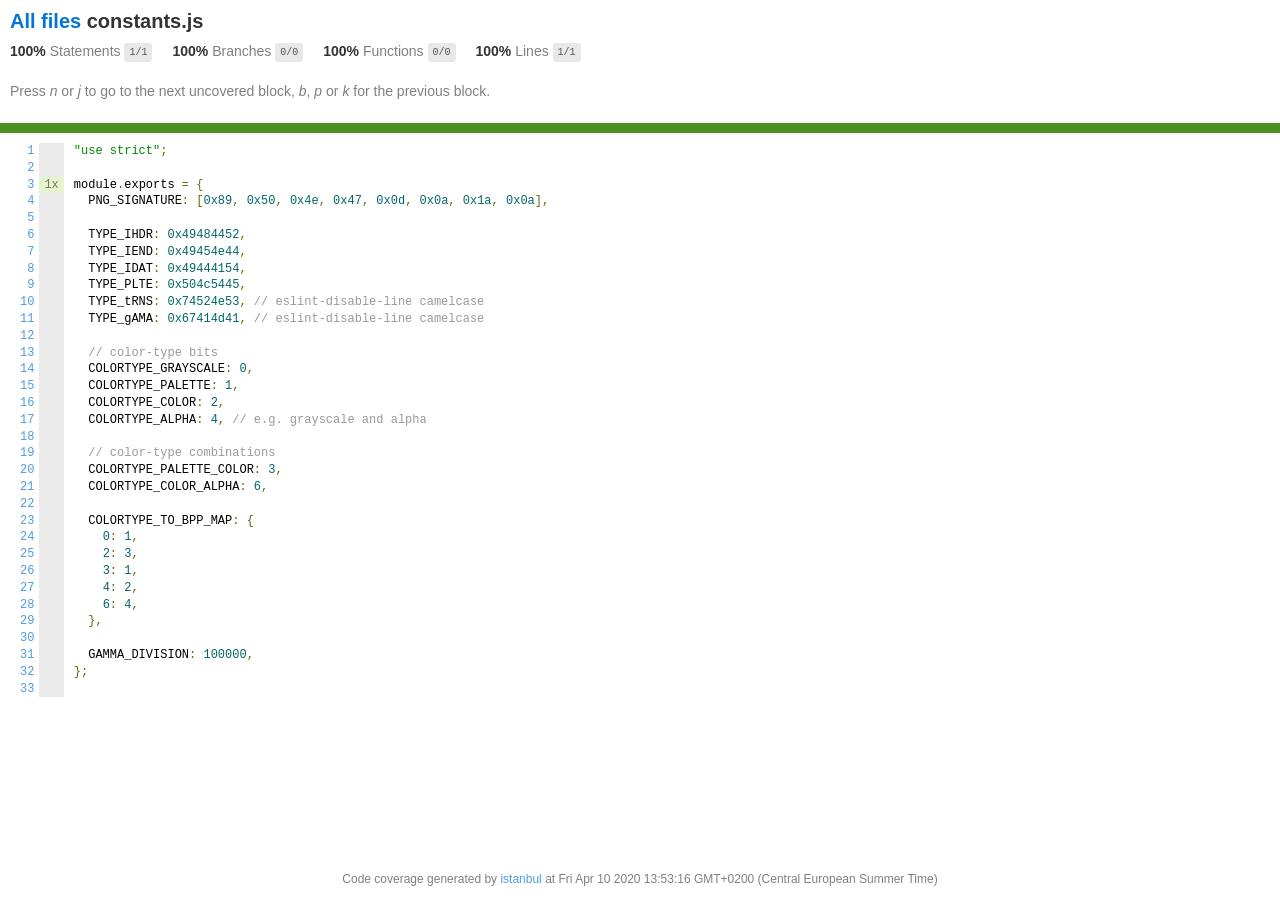
<file: backend/node_modules/pngjs/coverage/lcov-report/constants.js.html>
<!doctype html>
<html lang="en">

<head>
    <title>Code coverage report for constants.js</title>
    <meta charset="utf-8" />
    <link rel="stylesheet" href="prettify.css" />
    <link rel="stylesheet" href="base.css" />
    <link rel="shortcut icon" type="image/x-icon" href="favicon.png" />
    <meta name="viewport" content="width=device-width, initial-scale=1" />
    <style type='text/css'>
        .coverage-summary .sorter {
            background-image: url(sort-arrow-sprite.png);
        }
    </style>
</head>
    
<body>
<div class='wrapper'>
    <div class='pad1'>
        <h1><a href="index.html">All files</a> constants.js</h1>
        <div class='clearfix'>
            
            <div class='fl pad1y space-right2'>
                <span class="strong">100% </span>
                <span class="quiet">Statements</span>
                <span class='fraction'>1/1</span>
            </div>
        
            
            <div class='fl pad1y space-right2'>
                <span class="strong">100% </span>
                <span class="quiet">Branches</span>
                <span class='fraction'>0/0</span>
            </div>
        
            
            <div class='fl pad1y space-right2'>
                <span class="strong">100% </span>
                <span class="quiet">Functions</span>
                <span class='fraction'>0/0</span>
            </div>
        
            
            <div class='fl pad1y space-right2'>
                <span class="strong">100% </span>
                <span class="quiet">Lines</span>
                <span class='fraction'>1/1</span>
            </div>
        
            
        </div>
        <p class="quiet">
            Press <em>n</em> or <em>j</em> to go to the next uncovered block, <em>b</em>, <em>p</em> or <em>k</em> for the previous block.
        </p>
    </div>
    <div class='status-line high'></div>
    <pre><table class="coverage">
<tr><td class="line-count quiet"><a name='L1'></a><a href='#L1'>1</a>
<a name='L2'></a><a href='#L2'>2</a>
<a name='L3'></a><a href='#L3'>3</a>
<a name='L4'></a><a href='#L4'>4</a>
<a name='L5'></a><a href='#L5'>5</a>
<a name='L6'></a><a href='#L6'>6</a>
<a name='L7'></a><a href='#L7'>7</a>
<a name='L8'></a><a href='#L8'>8</a>
<a name='L9'></a><a href='#L9'>9</a>
<a name='L10'></a><a href='#L10'>10</a>
<a name='L11'></a><a href='#L11'>11</a>
<a name='L12'></a><a href='#L12'>12</a>
<a name='L13'></a><a href='#L13'>13</a>
<a name='L14'></a><a href='#L14'>14</a>
<a name='L15'></a><a href='#L15'>15</a>
<a name='L16'></a><a href='#L16'>16</a>
<a name='L17'></a><a href='#L17'>17</a>
<a name='L18'></a><a href='#L18'>18</a>
<a name='L19'></a><a href='#L19'>19</a>
<a name='L20'></a><a href='#L20'>20</a>
<a name='L21'></a><a href='#L21'>21</a>
<a name='L22'></a><a href='#L22'>22</a>
<a name='L23'></a><a href='#L23'>23</a>
<a name='L24'></a><a href='#L24'>24</a>
<a name='L25'></a><a href='#L25'>25</a>
<a name='L26'></a><a href='#L26'>26</a>
<a name='L27'></a><a href='#L27'>27</a>
<a name='L28'></a><a href='#L28'>28</a>
<a name='L29'></a><a href='#L29'>29</a>
<a name='L30'></a><a href='#L30'>30</a>
<a name='L31'></a><a href='#L31'>31</a>
<a name='L32'></a><a href='#L32'>32</a>
<a name='L33'></a><a href='#L33'>33</a></td><td class="line-coverage quiet"><span class="cline-any cline-neutral">&nbsp;</span>
<span class="cline-any cline-neutral">&nbsp;</span>
<span class="cline-any cline-yes">1x</span>
<span class="cline-any cline-neutral">&nbsp;</span>
<span class="cline-any cline-neutral">&nbsp;</span>
<span class="cline-any cline-neutral">&nbsp;</span>
<span class="cline-any cline-neutral">&nbsp;</span>
<span class="cline-any cline-neutral">&nbsp;</span>
<span class="cline-any cline-neutral">&nbsp;</span>
<span class="cline-any cline-neutral">&nbsp;</span>
<span class="cline-any cline-neutral">&nbsp;</span>
<span class="cline-any cline-neutral">&nbsp;</span>
<span class="cline-any cline-neutral">&nbsp;</span>
<span class="cline-any cline-neutral">&nbsp;</span>
<span class="cline-any cline-neutral">&nbsp;</span>
<span class="cline-any cline-neutral">&nbsp;</span>
<span class="cline-any cline-neutral">&nbsp;</span>
<span class="cline-any cline-neutral">&nbsp;</span>
<span class="cline-any cline-neutral">&nbsp;</span>
<span class="cline-any cline-neutral">&nbsp;</span>
<span class="cline-any cline-neutral">&nbsp;</span>
<span class="cline-any cline-neutral">&nbsp;</span>
<span class="cline-any cline-neutral">&nbsp;</span>
<span class="cline-any cline-neutral">&nbsp;</span>
<span class="cline-any cline-neutral">&nbsp;</span>
<span class="cline-any cline-neutral">&nbsp;</span>
<span class="cline-any cline-neutral">&nbsp;</span>
<span class="cline-any cline-neutral">&nbsp;</span>
<span class="cline-any cline-neutral">&nbsp;</span>
<span class="cline-any cline-neutral">&nbsp;</span>
<span class="cline-any cline-neutral">&nbsp;</span>
<span class="cline-any cline-neutral">&nbsp;</span>
<span class="cline-any cline-neutral">&nbsp;</span></td><td class="text"><pre class="prettyprint lang-js">"use strict";
&nbsp;
module.exports = {
  PNG_SIGNATURE: [0x89, 0x50, 0x4e, 0x47, 0x0d, 0x0a, 0x1a, 0x0a],
&nbsp;
  TYPE_IHDR: 0x49484452,
  TYPE_IEND: 0x49454e44,
  TYPE_IDAT: 0x49444154,
  TYPE_PLTE: 0x504c5445,
  TYPE_tRNS: 0x74524e53, // eslint-disable-line camelcase
  TYPE_gAMA: 0x67414d41, // eslint-disable-line camelcase
&nbsp;
  // color-type bits
  COLORTYPE_GRAYSCALE: 0,
  COLORTYPE_PALETTE: 1,
  COLORTYPE_COLOR: 2,
  COLORTYPE_ALPHA: 4, // e.g. grayscale and alpha
&nbsp;
  // color-type combinations
  COLORTYPE_PALETTE_COLOR: 3,
  COLORTYPE_COLOR_ALPHA: 6,
&nbsp;
  COLORTYPE_TO_BPP_MAP: {
    0: 1,
    2: 3,
    3: 1,
    4: 2,
    6: 4,
  },
&nbsp;
  GAMMA_DIVISION: 100000,
};
&nbsp;</pre></td></tr></table></pre>

                <div class='push'></div><!-- for sticky footer -->
            </div><!-- /wrapper -->
            <div class='footer quiet pad2 space-top1 center small'>
                Code coverage generated by
                <a href="https://istanbul.js.org/" target="_blank">istanbul</a>
                at Fri Apr 10 2020 13:53:16 GMT+0200 (Central European Summer Time)
            </div>
        </div>
        <script src="prettify.js"></script>
        <script>
            window.onload = function () {
                prettyPrint();
            };
        </script>
        <script src="sorter.js"></script>
        <script src="block-navigation.js"></script>
    </body>
</html>
</file>
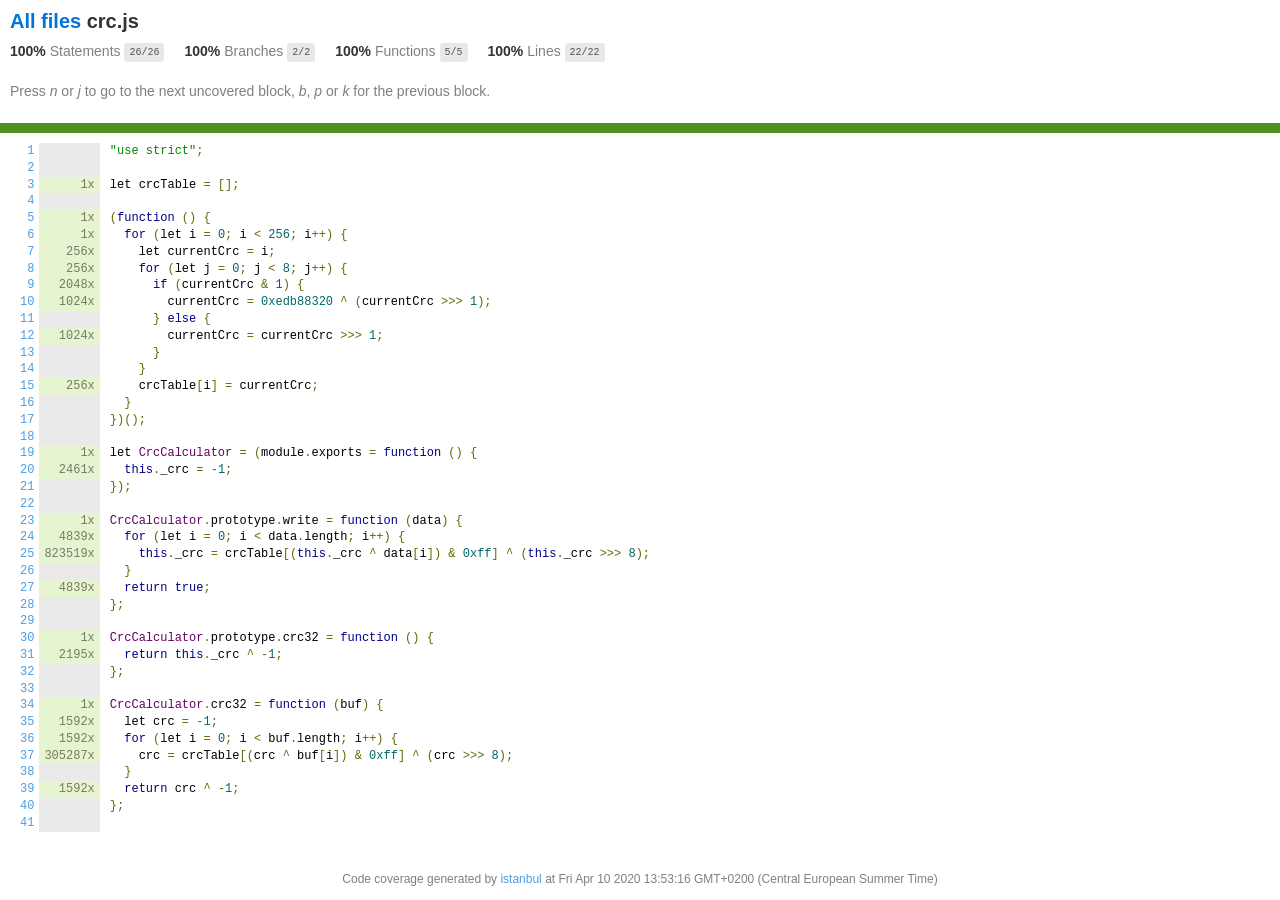
<file: backend/node_modules/pngjs/coverage/lcov-report/crc.js.html>
<!doctype html>
<html lang="en">

<head>
    <title>Code coverage report for crc.js</title>
    <meta charset="utf-8" />
    <link rel="stylesheet" href="prettify.css" />
    <link rel="stylesheet" href="base.css" />
    <link rel="shortcut icon" type="image/x-icon" href="favicon.png" />
    <meta name="viewport" content="width=device-width, initial-scale=1" />
    <style type='text/css'>
        .coverage-summary .sorter {
            background-image: url(sort-arrow-sprite.png);
        }
    </style>
</head>
    
<body>
<div class='wrapper'>
    <div class='pad1'>
        <h1><a href="index.html">All files</a> crc.js</h1>
        <div class='clearfix'>
            
            <div class='fl pad1y space-right2'>
                <span class="strong">100% </span>
                <span class="quiet">Statements</span>
                <span class='fraction'>26/26</span>
            </div>
        
            
            <div class='fl pad1y space-right2'>
                <span class="strong">100% </span>
                <span class="quiet">Branches</span>
                <span class='fraction'>2/2</span>
            </div>
        
            
            <div class='fl pad1y space-right2'>
                <span class="strong">100% </span>
                <span class="quiet">Functions</span>
                <span class='fraction'>5/5</span>
            </div>
        
            
            <div class='fl pad1y space-right2'>
                <span class="strong">100% </span>
                <span class="quiet">Lines</span>
                <span class='fraction'>22/22</span>
            </div>
        
            
        </div>
        <p class="quiet">
            Press <em>n</em> or <em>j</em> to go to the next uncovered block, <em>b</em>, <em>p</em> or <em>k</em> for the previous block.
        </p>
    </div>
    <div class='status-line high'></div>
    <pre><table class="coverage">
<tr><td class="line-count quiet"><a name='L1'></a><a href='#L1'>1</a>
<a name='L2'></a><a href='#L2'>2</a>
<a name='L3'></a><a href='#L3'>3</a>
<a name='L4'></a><a href='#L4'>4</a>
<a name='L5'></a><a href='#L5'>5</a>
<a name='L6'></a><a href='#L6'>6</a>
<a name='L7'></a><a href='#L7'>7</a>
<a name='L8'></a><a href='#L8'>8</a>
<a name='L9'></a><a href='#L9'>9</a>
<a name='L10'></a><a href='#L10'>10</a>
<a name='L11'></a><a href='#L11'>11</a>
<a name='L12'></a><a href='#L12'>12</a>
<a name='L13'></a><a href='#L13'>13</a>
<a name='L14'></a><a href='#L14'>14</a>
<a name='L15'></a><a href='#L15'>15</a>
<a name='L16'></a><a href='#L16'>16</a>
<a name='L17'></a><a href='#L17'>17</a>
<a name='L18'></a><a href='#L18'>18</a>
<a name='L19'></a><a href='#L19'>19</a>
<a name='L20'></a><a href='#L20'>20</a>
<a name='L21'></a><a href='#L21'>21</a>
<a name='L22'></a><a href='#L22'>22</a>
<a name='L23'></a><a href='#L23'>23</a>
<a name='L24'></a><a href='#L24'>24</a>
<a name='L25'></a><a href='#L25'>25</a>
<a name='L26'></a><a href='#L26'>26</a>
<a name='L27'></a><a href='#L27'>27</a>
<a name='L28'></a><a href='#L28'>28</a>
<a name='L29'></a><a href='#L29'>29</a>
<a name='L30'></a><a href='#L30'>30</a>
<a name='L31'></a><a href='#L31'>31</a>
<a name='L32'></a><a href='#L32'>32</a>
<a name='L33'></a><a href='#L33'>33</a>
<a name='L34'></a><a href='#L34'>34</a>
<a name='L35'></a><a href='#L35'>35</a>
<a name='L36'></a><a href='#L36'>36</a>
<a name='L37'></a><a href='#L37'>37</a>
<a name='L38'></a><a href='#L38'>38</a>
<a name='L39'></a><a href='#L39'>39</a>
<a name='L40'></a><a href='#L40'>40</a>
<a name='L41'></a><a href='#L41'>41</a></td><td class="line-coverage quiet"><span class="cline-any cline-neutral">&nbsp;</span>
<span class="cline-any cline-neutral">&nbsp;</span>
<span class="cline-any cline-yes">1x</span>
<span class="cline-any cline-neutral">&nbsp;</span>
<span class="cline-any cline-yes">1x</span>
<span class="cline-any cline-yes">1x</span>
<span class="cline-any cline-yes">256x</span>
<span class="cline-any cline-yes">256x</span>
<span class="cline-any cline-yes">2048x</span>
<span class="cline-any cline-yes">1024x</span>
<span class="cline-any cline-neutral">&nbsp;</span>
<span class="cline-any cline-yes">1024x</span>
<span class="cline-any cline-neutral">&nbsp;</span>
<span class="cline-any cline-neutral">&nbsp;</span>
<span class="cline-any cline-yes">256x</span>
<span class="cline-any cline-neutral">&nbsp;</span>
<span class="cline-any cline-neutral">&nbsp;</span>
<span class="cline-any cline-neutral">&nbsp;</span>
<span class="cline-any cline-yes">1x</span>
<span class="cline-any cline-yes">2461x</span>
<span class="cline-any cline-neutral">&nbsp;</span>
<span class="cline-any cline-neutral">&nbsp;</span>
<span class="cline-any cline-yes">1x</span>
<span class="cline-any cline-yes">4839x</span>
<span class="cline-any cline-yes">823519x</span>
<span class="cline-any cline-neutral">&nbsp;</span>
<span class="cline-any cline-yes">4839x</span>
<span class="cline-any cline-neutral">&nbsp;</span>
<span class="cline-any cline-neutral">&nbsp;</span>
<span class="cline-any cline-yes">1x</span>
<span class="cline-any cline-yes">2195x</span>
<span class="cline-any cline-neutral">&nbsp;</span>
<span class="cline-any cline-neutral">&nbsp;</span>
<span class="cline-any cline-yes">1x</span>
<span class="cline-any cline-yes">1592x</span>
<span class="cline-any cline-yes">1592x</span>
<span class="cline-any cline-yes">305287x</span>
<span class="cline-any cline-neutral">&nbsp;</span>
<span class="cline-any cline-yes">1592x</span>
<span class="cline-any cline-neutral">&nbsp;</span>
<span class="cline-any cline-neutral">&nbsp;</span></td><td class="text"><pre class="prettyprint lang-js">"use strict";
&nbsp;
let crcTable = [];
&nbsp;
(function () {
  for (let i = 0; i &lt; 256; i++) {
    let currentCrc = i;
    for (let j = 0; j &lt; 8; j++) {
      if (currentCrc &amp; 1) {
        currentCrc = 0xedb88320 ^ (currentCrc &gt;&gt;&gt; 1);
      } else {
        currentCrc = currentCrc &gt;&gt;&gt; 1;
      }
    }
    crcTable[i] = currentCrc;
  }
})();
&nbsp;
let CrcCalculator = (module.exports = function () {
  this._crc = -1;
});
&nbsp;
CrcCalculator.prototype.write = function (data) {
  for (let i = 0; i &lt; data.length; i++) {
    this._crc = crcTable[(this._crc ^ data[i]) &amp; 0xff] ^ (this._crc &gt;&gt;&gt; 8);
  }
  return true;
};
&nbsp;
CrcCalculator.prototype.crc32 = function () {
  return this._crc ^ -1;
};
&nbsp;
CrcCalculator.crc32 = function (buf) {
  let crc = -1;
  for (let i = 0; i &lt; buf.length; i++) {
    crc = crcTable[(crc ^ buf[i]) &amp; 0xff] ^ (crc &gt;&gt;&gt; 8);
  }
  return crc ^ -1;
};
&nbsp;</pre></td></tr></table></pre>

                <div class='push'></div><!-- for sticky footer -->
            </div><!-- /wrapper -->
            <div class='footer quiet pad2 space-top1 center small'>
                Code coverage generated by
                <a href="https://istanbul.js.org/" target="_blank">istanbul</a>
                at Fri Apr 10 2020 13:53:16 GMT+0200 (Central European Summer Time)
            </div>
        </div>
        <script src="prettify.js"></script>
        <script>
            window.onload = function () {
                prettyPrint();
            };
        </script>
        <script src="sorter.js"></script>
        <script src="block-navigation.js"></script>
    </body>
</html>
</file>
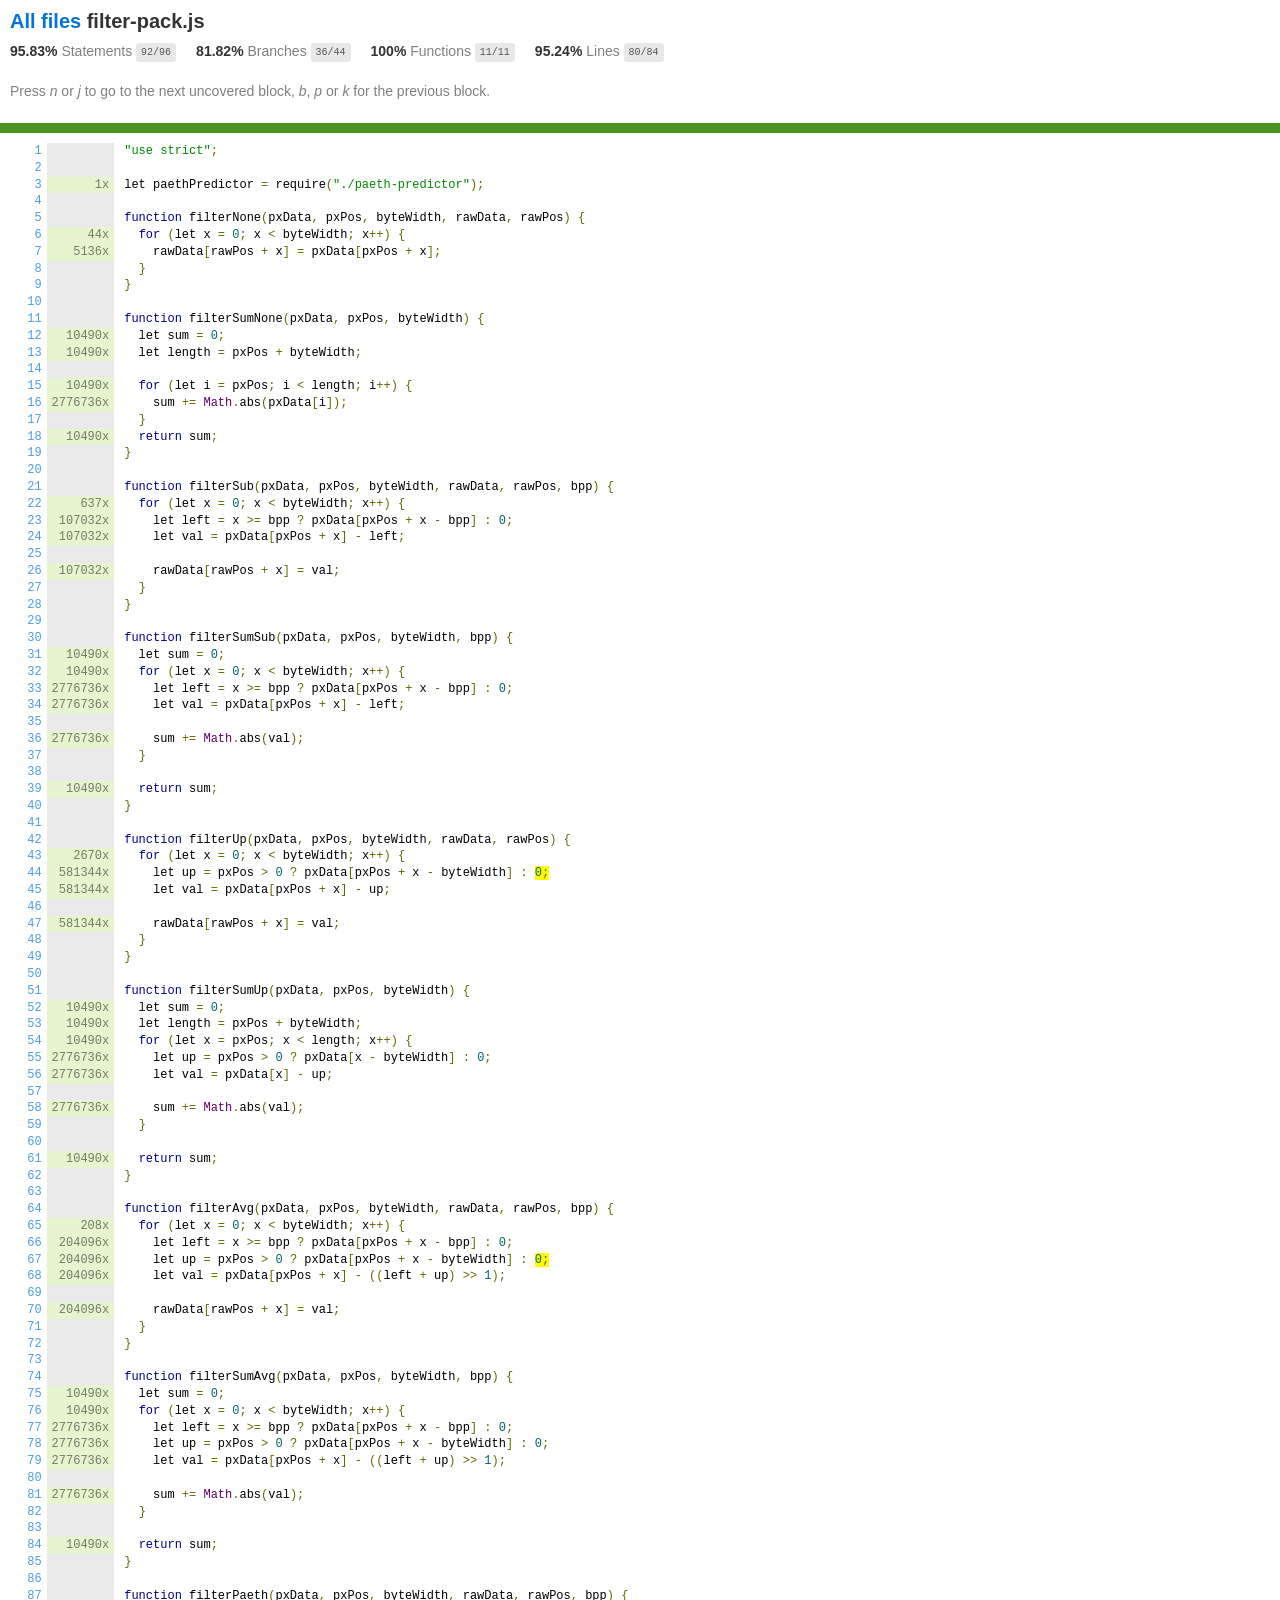
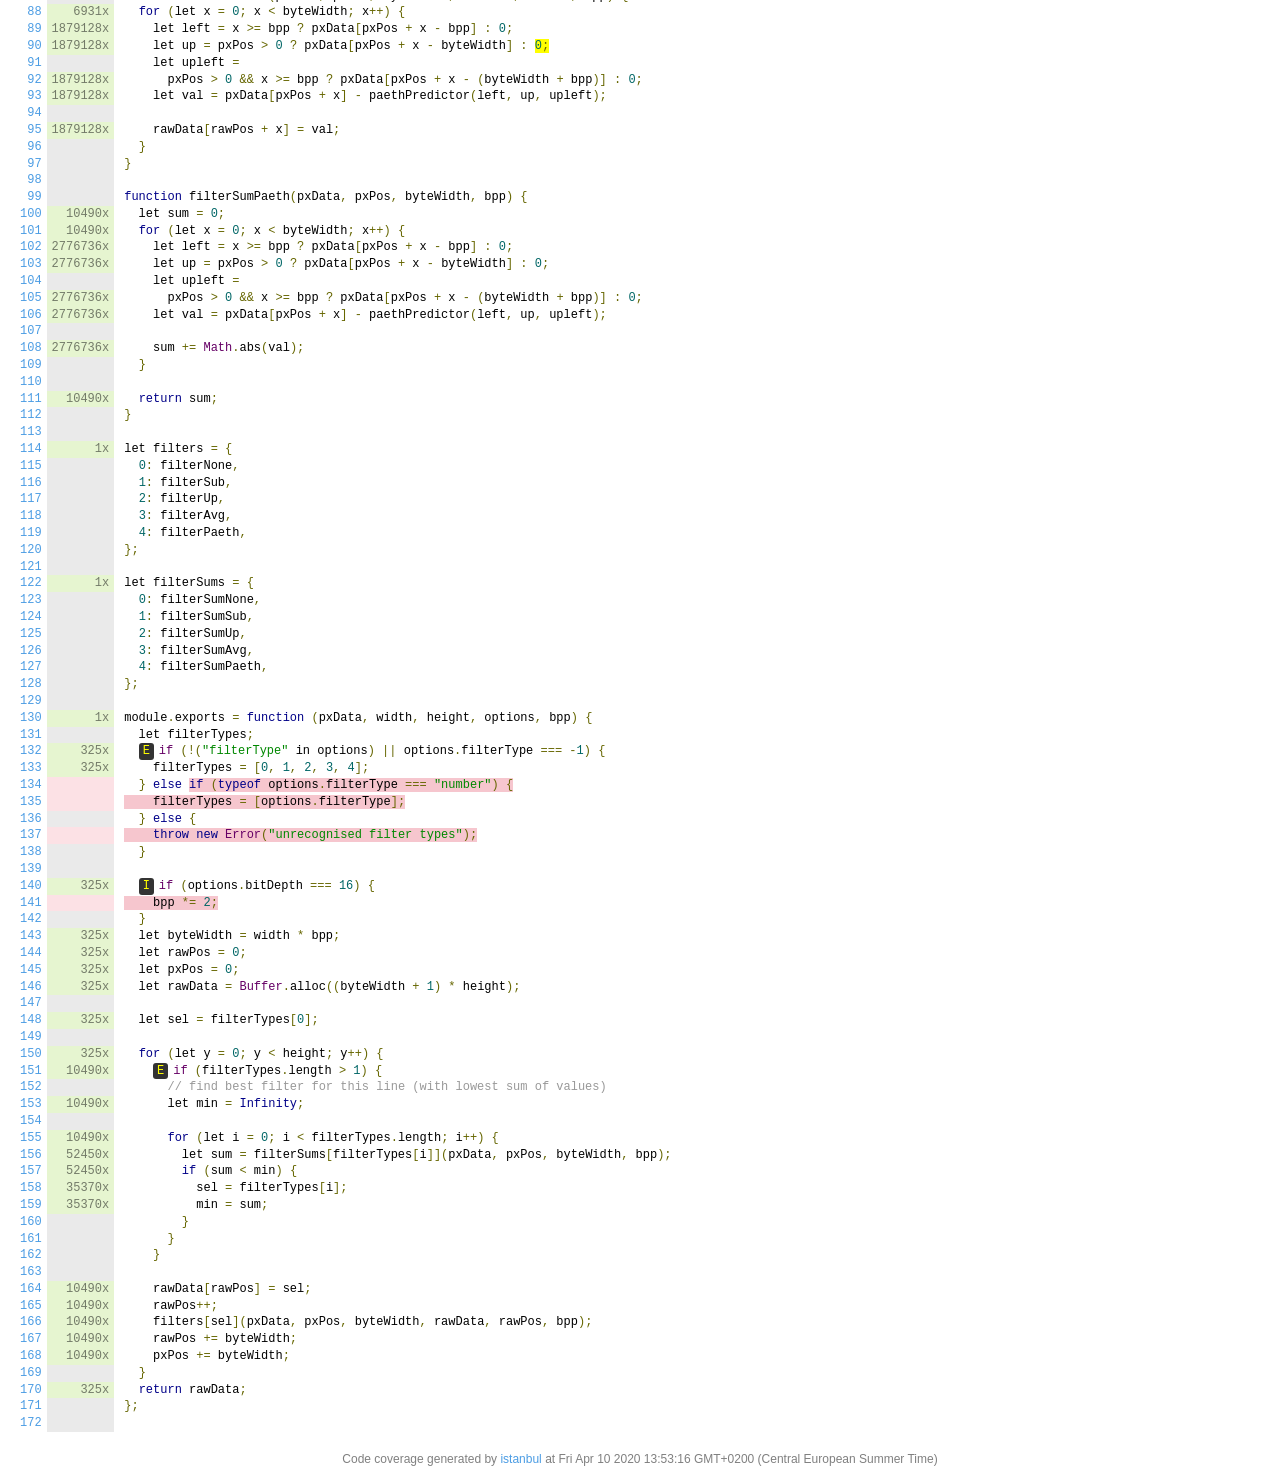
<file: backend/node_modules/pngjs/coverage/lcov-report/filter-pack.js.html>
<!doctype html>
<html lang="en">

<head>
    <title>Code coverage report for filter-pack.js</title>
    <meta charset="utf-8" />
    <link rel="stylesheet" href="prettify.css" />
    <link rel="stylesheet" href="base.css" />
    <link rel="shortcut icon" type="image/x-icon" href="favicon.png" />
    <meta name="viewport" content="width=device-width, initial-scale=1" />
    <style type='text/css'>
        .coverage-summary .sorter {
            background-image: url(sort-arrow-sprite.png);
        }
    </style>
</head>
    
<body>
<div class='wrapper'>
    <div class='pad1'>
        <h1><a href="index.html">All files</a> filter-pack.js</h1>
        <div class='clearfix'>
            
            <div class='fl pad1y space-right2'>
                <span class="strong">95.83% </span>
                <span class="quiet">Statements</span>
                <span class='fraction'>92/96</span>
            </div>
        
            
            <div class='fl pad1y space-right2'>
                <span class="strong">81.82% </span>
                <span class="quiet">Branches</span>
                <span class='fraction'>36/44</span>
            </div>
        
            
            <div class='fl pad1y space-right2'>
                <span class="strong">100% </span>
                <span class="quiet">Functions</span>
                <span class='fraction'>11/11</span>
            </div>
        
            
            <div class='fl pad1y space-right2'>
                <span class="strong">95.24% </span>
                <span class="quiet">Lines</span>
                <span class='fraction'>80/84</span>
            </div>
        
            
        </div>
        <p class="quiet">
            Press <em>n</em> or <em>j</em> to go to the next uncovered block, <em>b</em>, <em>p</em> or <em>k</em> for the previous block.
        </p>
    </div>
    <div class='status-line high'></div>
    <pre><table class="coverage">
<tr><td class="line-count quiet"><a name='L1'></a><a href='#L1'>1</a>
<a name='L2'></a><a href='#L2'>2</a>
<a name='L3'></a><a href='#L3'>3</a>
<a name='L4'></a><a href='#L4'>4</a>
<a name='L5'></a><a href='#L5'>5</a>
<a name='L6'></a><a href='#L6'>6</a>
<a name='L7'></a><a href='#L7'>7</a>
<a name='L8'></a><a href='#L8'>8</a>
<a name='L9'></a><a href='#L9'>9</a>
<a name='L10'></a><a href='#L10'>10</a>
<a name='L11'></a><a href='#L11'>11</a>
<a name='L12'></a><a href='#L12'>12</a>
<a name='L13'></a><a href='#L13'>13</a>
<a name='L14'></a><a href='#L14'>14</a>
<a name='L15'></a><a href='#L15'>15</a>
<a name='L16'></a><a href='#L16'>16</a>
<a name='L17'></a><a href='#L17'>17</a>
<a name='L18'></a><a href='#L18'>18</a>
<a name='L19'></a><a href='#L19'>19</a>
<a name='L20'></a><a href='#L20'>20</a>
<a name='L21'></a><a href='#L21'>21</a>
<a name='L22'></a><a href='#L22'>22</a>
<a name='L23'></a><a href='#L23'>23</a>
<a name='L24'></a><a href='#L24'>24</a>
<a name='L25'></a><a href='#L25'>25</a>
<a name='L26'></a><a href='#L26'>26</a>
<a name='L27'></a><a href='#L27'>27</a>
<a name='L28'></a><a href='#L28'>28</a>
<a name='L29'></a><a href='#L29'>29</a>
<a name='L30'></a><a href='#L30'>30</a>
<a name='L31'></a><a href='#L31'>31</a>
<a name='L32'></a><a href='#L32'>32</a>
<a name='L33'></a><a href='#L33'>33</a>
<a name='L34'></a><a href='#L34'>34</a>
<a name='L35'></a><a href='#L35'>35</a>
<a name='L36'></a><a href='#L36'>36</a>
<a name='L37'></a><a href='#L37'>37</a>
<a name='L38'></a><a href='#L38'>38</a>
<a name='L39'></a><a href='#L39'>39</a>
<a name='L40'></a><a href='#L40'>40</a>
<a name='L41'></a><a href='#L41'>41</a>
<a name='L42'></a><a href='#L42'>42</a>
<a name='L43'></a><a href='#L43'>43</a>
<a name='L44'></a><a href='#L44'>44</a>
<a name='L45'></a><a href='#L45'>45</a>
<a name='L46'></a><a href='#L46'>46</a>
<a name='L47'></a><a href='#L47'>47</a>
<a name='L48'></a><a href='#L48'>48</a>
<a name='L49'></a><a href='#L49'>49</a>
<a name='L50'></a><a href='#L50'>50</a>
<a name='L51'></a><a href='#L51'>51</a>
<a name='L52'></a><a href='#L52'>52</a>
<a name='L53'></a><a href='#L53'>53</a>
<a name='L54'></a><a href='#L54'>54</a>
<a name='L55'></a><a href='#L55'>55</a>
<a name='L56'></a><a href='#L56'>56</a>
<a name='L57'></a><a href='#L57'>57</a>
<a name='L58'></a><a href='#L58'>58</a>
<a name='L59'></a><a href='#L59'>59</a>
<a name='L60'></a><a href='#L60'>60</a>
<a name='L61'></a><a href='#L61'>61</a>
<a name='L62'></a><a href='#L62'>62</a>
<a name='L63'></a><a href='#L63'>63</a>
<a name='L64'></a><a href='#L64'>64</a>
<a name='L65'></a><a href='#L65'>65</a>
<a name='L66'></a><a href='#L66'>66</a>
<a name='L67'></a><a href='#L67'>67</a>
<a name='L68'></a><a href='#L68'>68</a>
<a name='L69'></a><a href='#L69'>69</a>
<a name='L70'></a><a href='#L70'>70</a>
<a name='L71'></a><a href='#L71'>71</a>
<a name='L72'></a><a href='#L72'>72</a>
<a name='L73'></a><a href='#L73'>73</a>
<a name='L74'></a><a href='#L74'>74</a>
<a name='L75'></a><a href='#L75'>75</a>
<a name='L76'></a><a href='#L76'>76</a>
<a name='L77'></a><a href='#L77'>77</a>
<a name='L78'></a><a href='#L78'>78</a>
<a name='L79'></a><a href='#L79'>79</a>
<a name='L80'></a><a href='#L80'>80</a>
<a name='L81'></a><a href='#L81'>81</a>
<a name='L82'></a><a href='#L82'>82</a>
<a name='L83'></a><a href='#L83'>83</a>
<a name='L84'></a><a href='#L84'>84</a>
<a name='L85'></a><a href='#L85'>85</a>
<a name='L86'></a><a href='#L86'>86</a>
<a name='L87'></a><a href='#L87'>87</a>
<a name='L88'></a><a href='#L88'>88</a>
<a name='L89'></a><a href='#L89'>89</a>
<a name='L90'></a><a href='#L90'>90</a>
<a name='L91'></a><a href='#L91'>91</a>
<a name='L92'></a><a href='#L92'>92</a>
<a name='L93'></a><a href='#L93'>93</a>
<a name='L94'></a><a href='#L94'>94</a>
<a name='L95'></a><a href='#L95'>95</a>
<a name='L96'></a><a href='#L96'>96</a>
<a name='L97'></a><a href='#L97'>97</a>
<a name='L98'></a><a href='#L98'>98</a>
<a name='L99'></a><a href='#L99'>99</a>
<a name='L100'></a><a href='#L100'>100</a>
<a name='L101'></a><a href='#L101'>101</a>
<a name='L102'></a><a href='#L102'>102</a>
<a name='L103'></a><a href='#L103'>103</a>
<a name='L104'></a><a href='#L104'>104</a>
<a name='L105'></a><a href='#L105'>105</a>
<a name='L106'></a><a href='#L106'>106</a>
<a name='L107'></a><a href='#L107'>107</a>
<a name='L108'></a><a href='#L108'>108</a>
<a name='L109'></a><a href='#L109'>109</a>
<a name='L110'></a><a href='#L110'>110</a>
<a name='L111'></a><a href='#L111'>111</a>
<a name='L112'></a><a href='#L112'>112</a>
<a name='L113'></a><a href='#L113'>113</a>
<a name='L114'></a><a href='#L114'>114</a>
<a name='L115'></a><a href='#L115'>115</a>
<a name='L116'></a><a href='#L116'>116</a>
<a name='L117'></a><a href='#L117'>117</a>
<a name='L118'></a><a href='#L118'>118</a>
<a name='L119'></a><a href='#L119'>119</a>
<a name='L120'></a><a href='#L120'>120</a>
<a name='L121'></a><a href='#L121'>121</a>
<a name='L122'></a><a href='#L122'>122</a>
<a name='L123'></a><a href='#L123'>123</a>
<a name='L124'></a><a href='#L124'>124</a>
<a name='L125'></a><a href='#L125'>125</a>
<a name='L126'></a><a href='#L126'>126</a>
<a name='L127'></a><a href='#L127'>127</a>
<a name='L128'></a><a href='#L128'>128</a>
<a name='L129'></a><a href='#L129'>129</a>
<a name='L130'></a><a href='#L130'>130</a>
<a name='L131'></a><a href='#L131'>131</a>
<a name='L132'></a><a href='#L132'>132</a>
<a name='L133'></a><a href='#L133'>133</a>
<a name='L134'></a><a href='#L134'>134</a>
<a name='L135'></a><a href='#L135'>135</a>
<a name='L136'></a><a href='#L136'>136</a>
<a name='L137'></a><a href='#L137'>137</a>
<a name='L138'></a><a href='#L138'>138</a>
<a name='L139'></a><a href='#L139'>139</a>
<a name='L140'></a><a href='#L140'>140</a>
<a name='L141'></a><a href='#L141'>141</a>
<a name='L142'></a><a href='#L142'>142</a>
<a name='L143'></a><a href='#L143'>143</a>
<a name='L144'></a><a href='#L144'>144</a>
<a name='L145'></a><a href='#L145'>145</a>
<a name='L146'></a><a href='#L146'>146</a>
<a name='L147'></a><a href='#L147'>147</a>
<a name='L148'></a><a href='#L148'>148</a>
<a name='L149'></a><a href='#L149'>149</a>
<a name='L150'></a><a href='#L150'>150</a>
<a name='L151'></a><a href='#L151'>151</a>
<a name='L152'></a><a href='#L152'>152</a>
<a name='L153'></a><a href='#L153'>153</a>
<a name='L154'></a><a href='#L154'>154</a>
<a name='L155'></a><a href='#L155'>155</a>
<a name='L156'></a><a href='#L156'>156</a>
<a name='L157'></a><a href='#L157'>157</a>
<a name='L158'></a><a href='#L158'>158</a>
<a name='L159'></a><a href='#L159'>159</a>
<a name='L160'></a><a href='#L160'>160</a>
<a name='L161'></a><a href='#L161'>161</a>
<a name='L162'></a><a href='#L162'>162</a>
<a name='L163'></a><a href='#L163'>163</a>
<a name='L164'></a><a href='#L164'>164</a>
<a name='L165'></a><a href='#L165'>165</a>
<a name='L166'></a><a href='#L166'>166</a>
<a name='L167'></a><a href='#L167'>167</a>
<a name='L168'></a><a href='#L168'>168</a>
<a name='L169'></a><a href='#L169'>169</a>
<a name='L170'></a><a href='#L170'>170</a>
<a name='L171'></a><a href='#L171'>171</a>
<a name='L172'></a><a href='#L172'>172</a></td><td class="line-coverage quiet"><span class="cline-any cline-neutral">&nbsp;</span>
<span class="cline-any cline-neutral">&nbsp;</span>
<span class="cline-any cline-yes">1x</span>
<span class="cline-any cline-neutral">&nbsp;</span>
<span class="cline-any cline-neutral">&nbsp;</span>
<span class="cline-any cline-yes">44x</span>
<span class="cline-any cline-yes">5136x</span>
<span class="cline-any cline-neutral">&nbsp;</span>
<span class="cline-any cline-neutral">&nbsp;</span>
<span class="cline-any cline-neutral">&nbsp;</span>
<span class="cline-any cline-neutral">&nbsp;</span>
<span class="cline-any cline-yes">10490x</span>
<span class="cline-any cline-yes">10490x</span>
<span class="cline-any cline-neutral">&nbsp;</span>
<span class="cline-any cline-yes">10490x</span>
<span class="cline-any cline-yes">2776736x</span>
<span class="cline-any cline-neutral">&nbsp;</span>
<span class="cline-any cline-yes">10490x</span>
<span class="cline-any cline-neutral">&nbsp;</span>
<span class="cline-any cline-neutral">&nbsp;</span>
<span class="cline-any cline-neutral">&nbsp;</span>
<span class="cline-any cline-yes">637x</span>
<span class="cline-any cline-yes">107032x</span>
<span class="cline-any cline-yes">107032x</span>
<span class="cline-any cline-neutral">&nbsp;</span>
<span class="cline-any cline-yes">107032x</span>
<span class="cline-any cline-neutral">&nbsp;</span>
<span class="cline-any cline-neutral">&nbsp;</span>
<span class="cline-any cline-neutral">&nbsp;</span>
<span class="cline-any cline-neutral">&nbsp;</span>
<span class="cline-any cline-yes">10490x</span>
<span class="cline-any cline-yes">10490x</span>
<span class="cline-any cline-yes">2776736x</span>
<span class="cline-any cline-yes">2776736x</span>
<span class="cline-any cline-neutral">&nbsp;</span>
<span class="cline-any cline-yes">2776736x</span>
<span class="cline-any cline-neutral">&nbsp;</span>
<span class="cline-any cline-neutral">&nbsp;</span>
<span class="cline-any cline-yes">10490x</span>
<span class="cline-any cline-neutral">&nbsp;</span>
<span class="cline-any cline-neutral">&nbsp;</span>
<span class="cline-any cline-neutral">&nbsp;</span>
<span class="cline-any cline-yes">2670x</span>
<span class="cline-any cline-yes">581344x</span>
<span class="cline-any cline-yes">581344x</span>
<span class="cline-any cline-neutral">&nbsp;</span>
<span class="cline-any cline-yes">581344x</span>
<span class="cline-any cline-neutral">&nbsp;</span>
<span class="cline-any cline-neutral">&nbsp;</span>
<span class="cline-any cline-neutral">&nbsp;</span>
<span class="cline-any cline-neutral">&nbsp;</span>
<span class="cline-any cline-yes">10490x</span>
<span class="cline-any cline-yes">10490x</span>
<span class="cline-any cline-yes">10490x</span>
<span class="cline-any cline-yes">2776736x</span>
<span class="cline-any cline-yes">2776736x</span>
<span class="cline-any cline-neutral">&nbsp;</span>
<span class="cline-any cline-yes">2776736x</span>
<span class="cline-any cline-neutral">&nbsp;</span>
<span class="cline-any cline-neutral">&nbsp;</span>
<span class="cline-any cline-yes">10490x</span>
<span class="cline-any cline-neutral">&nbsp;</span>
<span class="cline-any cline-neutral">&nbsp;</span>
<span class="cline-any cline-neutral">&nbsp;</span>
<span class="cline-any cline-yes">208x</span>
<span class="cline-any cline-yes">204096x</span>
<span class="cline-any cline-yes">204096x</span>
<span class="cline-any cline-yes">204096x</span>
<span class="cline-any cline-neutral">&nbsp;</span>
<span class="cline-any cline-yes">204096x</span>
<span class="cline-any cline-neutral">&nbsp;</span>
<span class="cline-any cline-neutral">&nbsp;</span>
<span class="cline-any cline-neutral">&nbsp;</span>
<span class="cline-any cline-neutral">&nbsp;</span>
<span class="cline-any cline-yes">10490x</span>
<span class="cline-any cline-yes">10490x</span>
<span class="cline-any cline-yes">2776736x</span>
<span class="cline-any cline-yes">2776736x</span>
<span class="cline-any cline-yes">2776736x</span>
<span class="cline-any cline-neutral">&nbsp;</span>
<span class="cline-any cline-yes">2776736x</span>
<span class="cline-any cline-neutral">&nbsp;</span>
<span class="cline-any cline-neutral">&nbsp;</span>
<span class="cline-any cline-yes">10490x</span>
<span class="cline-any cline-neutral">&nbsp;</span>
<span class="cline-any cline-neutral">&nbsp;</span>
<span class="cline-any cline-neutral">&nbsp;</span>
<span class="cline-any cline-yes">6931x</span>
<span class="cline-any cline-yes">1879128x</span>
<span class="cline-any cline-yes">1879128x</span>
<span class="cline-any cline-neutral">&nbsp;</span>
<span class="cline-any cline-yes">1879128x</span>
<span class="cline-any cline-yes">1879128x</span>
<span class="cline-any cline-neutral">&nbsp;</span>
<span class="cline-any cline-yes">1879128x</span>
<span class="cline-any cline-neutral">&nbsp;</span>
<span class="cline-any cline-neutral">&nbsp;</span>
<span class="cline-any cline-neutral">&nbsp;</span>
<span class="cline-any cline-neutral">&nbsp;</span>
<span class="cline-any cline-yes">10490x</span>
<span class="cline-any cline-yes">10490x</span>
<span class="cline-any cline-yes">2776736x</span>
<span class="cline-any cline-yes">2776736x</span>
<span class="cline-any cline-neutral">&nbsp;</span>
<span class="cline-any cline-yes">2776736x</span>
<span class="cline-any cline-yes">2776736x</span>
<span class="cline-any cline-neutral">&nbsp;</span>
<span class="cline-any cline-yes">2776736x</span>
<span class="cline-any cline-neutral">&nbsp;</span>
<span class="cline-any cline-neutral">&nbsp;</span>
<span class="cline-any cline-yes">10490x</span>
<span class="cline-any cline-neutral">&nbsp;</span>
<span class="cline-any cline-neutral">&nbsp;</span>
<span class="cline-any cline-yes">1x</span>
<span class="cline-any cline-neutral">&nbsp;</span>
<span class="cline-any cline-neutral">&nbsp;</span>
<span class="cline-any cline-neutral">&nbsp;</span>
<span class="cline-any cline-neutral">&nbsp;</span>
<span class="cline-any cline-neutral">&nbsp;</span>
<span class="cline-any cline-neutral">&nbsp;</span>
<span class="cline-any cline-neutral">&nbsp;</span>
<span class="cline-any cline-yes">1x</span>
<span class="cline-any cline-neutral">&nbsp;</span>
<span class="cline-any cline-neutral">&nbsp;</span>
<span class="cline-any cline-neutral">&nbsp;</span>
<span class="cline-any cline-neutral">&nbsp;</span>
<span class="cline-any cline-neutral">&nbsp;</span>
<span class="cline-any cline-neutral">&nbsp;</span>
<span class="cline-any cline-neutral">&nbsp;</span>
<span class="cline-any cline-yes">1x</span>
<span class="cline-any cline-neutral">&nbsp;</span>
<span class="cline-any cline-yes">325x</span>
<span class="cline-any cline-yes">325x</span>
<span class="cline-any cline-no">&nbsp;</span>
<span class="cline-any cline-no">&nbsp;</span>
<span class="cline-any cline-neutral">&nbsp;</span>
<span class="cline-any cline-no">&nbsp;</span>
<span class="cline-any cline-neutral">&nbsp;</span>
<span class="cline-any cline-neutral">&nbsp;</span>
<span class="cline-any cline-yes">325x</span>
<span class="cline-any cline-no">&nbsp;</span>
<span class="cline-any cline-neutral">&nbsp;</span>
<span class="cline-any cline-yes">325x</span>
<span class="cline-any cline-yes">325x</span>
<span class="cline-any cline-yes">325x</span>
<span class="cline-any cline-yes">325x</span>
<span class="cline-any cline-neutral">&nbsp;</span>
<span class="cline-any cline-yes">325x</span>
<span class="cline-any cline-neutral">&nbsp;</span>
<span class="cline-any cline-yes">325x</span>
<span class="cline-any cline-yes">10490x</span>
<span class="cline-any cline-neutral">&nbsp;</span>
<span class="cline-any cline-yes">10490x</span>
<span class="cline-any cline-neutral">&nbsp;</span>
<span class="cline-any cline-yes">10490x</span>
<span class="cline-any cline-yes">52450x</span>
<span class="cline-any cline-yes">52450x</span>
<span class="cline-any cline-yes">35370x</span>
<span class="cline-any cline-yes">35370x</span>
<span class="cline-any cline-neutral">&nbsp;</span>
<span class="cline-any cline-neutral">&nbsp;</span>
<span class="cline-any cline-neutral">&nbsp;</span>
<span class="cline-any cline-neutral">&nbsp;</span>
<span class="cline-any cline-yes">10490x</span>
<span class="cline-any cline-yes">10490x</span>
<span class="cline-any cline-yes">10490x</span>
<span class="cline-any cline-yes">10490x</span>
<span class="cline-any cline-yes">10490x</span>
<span class="cline-any cline-neutral">&nbsp;</span>
<span class="cline-any cline-yes">325x</span>
<span class="cline-any cline-neutral">&nbsp;</span>
<span class="cline-any cline-neutral">&nbsp;</span></td><td class="text"><pre class="prettyprint lang-js">"use strict";
&nbsp;
let paethPredictor = require("./paeth-predictor");
&nbsp;
function filterNone(pxData, pxPos, byteWidth, rawData, rawPos) {
  for (let x = 0; x &lt; byteWidth; x++) {
    rawData[rawPos + x] = pxData[pxPos + x];
  }
}
&nbsp;
function filterSumNone(pxData, pxPos, byteWidth) {
  let sum = 0;
  let length = pxPos + byteWidth;
&nbsp;
  for (let i = pxPos; i &lt; length; i++) {
    sum += Math.abs(pxData[i]);
  }
  return sum;
}
&nbsp;
function filterSub(pxData, pxPos, byteWidth, rawData, rawPos, bpp) {
  for (let x = 0; x &lt; byteWidth; x++) {
    let left = x &gt;= bpp ? pxData[pxPos + x - bpp] : 0;
    let val = pxData[pxPos + x] - left;
&nbsp;
    rawData[rawPos + x] = val;
  }
}
&nbsp;
function filterSumSub(pxData, pxPos, byteWidth, bpp) {
  let sum = 0;
  for (let x = 0; x &lt; byteWidth; x++) {
    let left = x &gt;= bpp ? pxData[pxPos + x - bpp] : 0;
    let val = pxData[pxPos + x] - left;
&nbsp;
    sum += Math.abs(val);
  }
&nbsp;
  return sum;
}
&nbsp;
function filterUp(pxData, pxPos, byteWidth, rawData, rawPos) {
  for (let x = 0; x &lt; byteWidth; x++) {
    let up = pxPos &gt; 0 ? pxData[pxPos + x - byteWidth] : <span class="branch-1 cbranch-no" title="branch not covered" >0;</span>
    let val = pxData[pxPos + x] - up;
&nbsp;
    rawData[rawPos + x] = val;
  }
}
&nbsp;
function filterSumUp(pxData, pxPos, byteWidth) {
  let sum = 0;
  let length = pxPos + byteWidth;
  for (let x = pxPos; x &lt; length; x++) {
    let up = pxPos &gt; 0 ? pxData[x - byteWidth] : 0;
    let val = pxData[x] - up;
&nbsp;
    sum += Math.abs(val);
  }
&nbsp;
  return sum;
}
&nbsp;
function filterAvg(pxData, pxPos, byteWidth, rawData, rawPos, bpp) {
  for (let x = 0; x &lt; byteWidth; x++) {
    let left = x &gt;= bpp ? pxData[pxPos + x - bpp] : 0;
    let up = pxPos &gt; 0 ? pxData[pxPos + x - byteWidth] : <span class="branch-1 cbranch-no" title="branch not covered" >0;</span>
    let val = pxData[pxPos + x] - ((left + up) &gt;&gt; 1);
&nbsp;
    rawData[rawPos + x] = val;
  }
}
&nbsp;
function filterSumAvg(pxData, pxPos, byteWidth, bpp) {
  let sum = 0;
  for (let x = 0; x &lt; byteWidth; x++) {
    let left = x &gt;= bpp ? pxData[pxPos + x - bpp] : 0;
    let up = pxPos &gt; 0 ? pxData[pxPos + x - byteWidth] : 0;
    let val = pxData[pxPos + x] - ((left + up) &gt;&gt; 1);
&nbsp;
    sum += Math.abs(val);
  }
&nbsp;
  return sum;
}
&nbsp;
function filterPaeth(pxData, pxPos, byteWidth, rawData, rawPos, bpp) {
  for (let x = 0; x &lt; byteWidth; x++) {
    let left = x &gt;= bpp ? pxData[pxPos + x - bpp] : 0;
    let up = pxPos &gt; 0 ? pxData[pxPos + x - byteWidth] : <span class="branch-1 cbranch-no" title="branch not covered" >0;</span>
    let upleft =
      pxPos &gt; 0 &amp;&amp; x &gt;= bpp ? pxData[pxPos + x - (byteWidth + bpp)] : 0;
    let val = pxData[pxPos + x] - paethPredictor(left, up, upleft);
&nbsp;
    rawData[rawPos + x] = val;
  }
}
&nbsp;
function filterSumPaeth(pxData, pxPos, byteWidth, bpp) {
  let sum = 0;
  for (let x = 0; x &lt; byteWidth; x++) {
    let left = x &gt;= bpp ? pxData[pxPos + x - bpp] : 0;
    let up = pxPos &gt; 0 ? pxData[pxPos + x - byteWidth] : 0;
    let upleft =
      pxPos &gt; 0 &amp;&amp; x &gt;= bpp ? pxData[pxPos + x - (byteWidth + bpp)] : 0;
    let val = pxData[pxPos + x] - paethPredictor(left, up, upleft);
&nbsp;
    sum += Math.abs(val);
  }
&nbsp;
  return sum;
}
&nbsp;
let filters = {
  0: filterNone,
  1: filterSub,
  2: filterUp,
  3: filterAvg,
  4: filterPaeth,
};
&nbsp;
let filterSums = {
  0: filterSumNone,
  1: filterSumSub,
  2: filterSumUp,
  3: filterSumAvg,
  4: filterSumPaeth,
};
&nbsp;
module.exports = function (pxData, width, height, options, bpp) {
  let filterTypes;
  <span class="missing-if-branch" title="else path not taken" >E</span>if (!("filterType" in options) || options.filterType === -1) {
    filterTypes = [0, 1, 2, 3, 4];
  } else <span class="cstat-no" title="statement not covered" >if (typeof options.filterType === "number") {</span>
<span class="cstat-no" title="statement not covered" >    filterTypes = [options.filterType];</span>
  } else {
<span class="cstat-no" title="statement not covered" >    throw new Error("unrecognised filter types");</span>
  }
&nbsp;
  <span class="missing-if-branch" title="if path not taken" >I</span>if (options.bitDepth === 16) {
<span class="cstat-no" title="statement not covered" >    bpp *= 2;</span>
  }
  let byteWidth = width * bpp;
  let rawPos = 0;
  let pxPos = 0;
  let rawData = Buffer.alloc((byteWidth + 1) * height);
&nbsp;
  let sel = filterTypes[0];
&nbsp;
  for (let y = 0; y &lt; height; y++) {
    <span class="missing-if-branch" title="else path not taken" >E</span>if (filterTypes.length &gt; 1) {
      // find best filter for this line (with lowest sum of values)
      let min = Infinity;
&nbsp;
      for (let i = 0; i &lt; filterTypes.length; i++) {
        let sum = filterSums[filterTypes[i]](pxData, pxPos, byteWidth, bpp);
        if (sum &lt; min) {
          sel = filterTypes[i];
          min = sum;
        }
      }
    }
&nbsp;
    rawData[rawPos] = sel;
    rawPos++;
    filters[sel](pxData, pxPos, byteWidth, rawData, rawPos, bpp);
    rawPos += byteWidth;
    pxPos += byteWidth;
  }
  return rawData;
};
&nbsp;</pre></td></tr></table></pre>

                <div class='push'></div><!-- for sticky footer -->
            </div><!-- /wrapper -->
            <div class='footer quiet pad2 space-top1 center small'>
                Code coverage generated by
                <a href="https://istanbul.js.org/" target="_blank">istanbul</a>
                at Fri Apr 10 2020 13:53:16 GMT+0200 (Central European Summer Time)
            </div>
        </div>
        <script src="prettify.js"></script>
        <script>
            window.onload = function () {
                prettyPrint();
            };
        </script>
        <script src="sorter.js"></script>
        <script src="block-navigation.js"></script>
    </body>
</html>
</file>
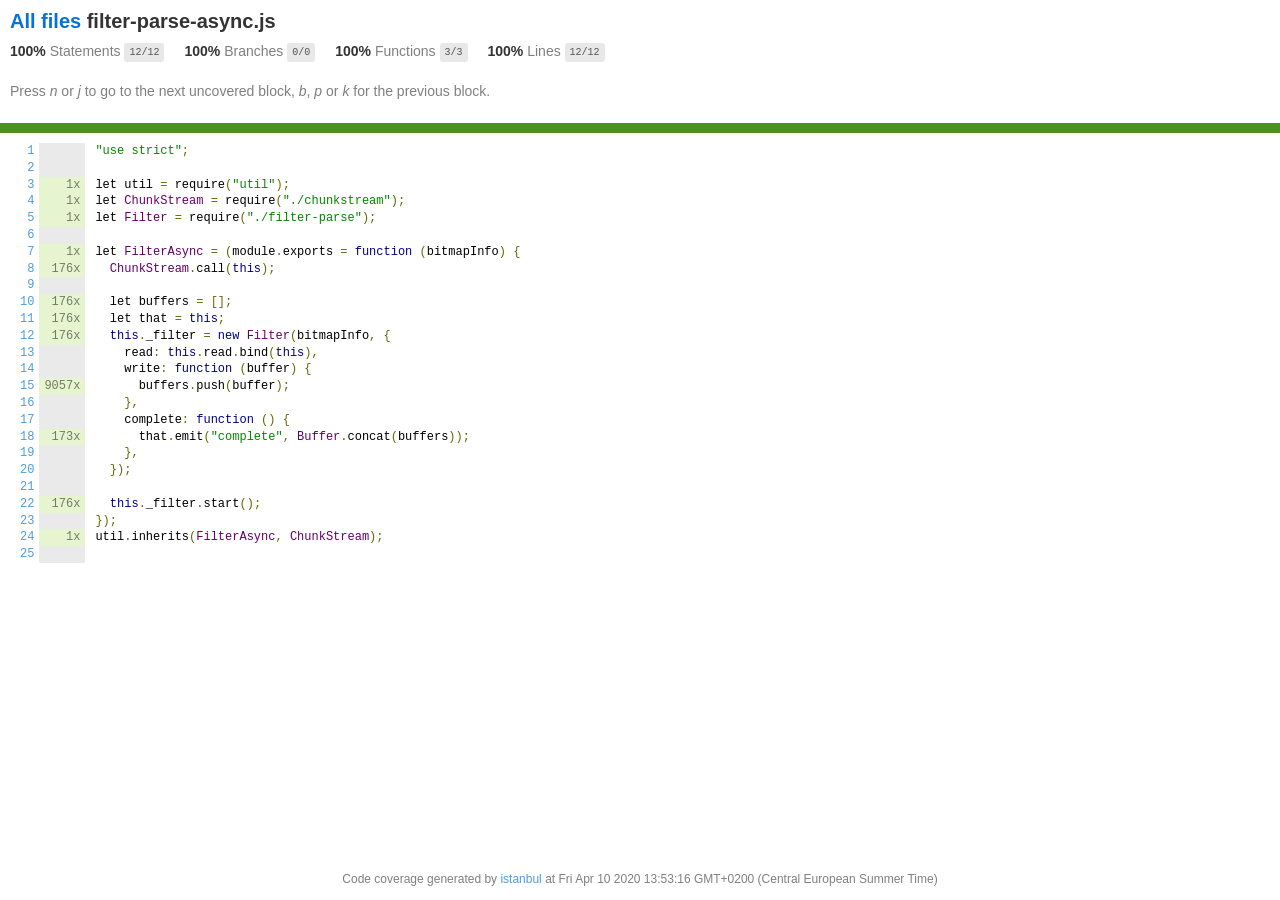
<file: backend/node_modules/pngjs/coverage/lcov-report/filter-parse-async.js.html>
<!doctype html>
<html lang="en">

<head>
    <title>Code coverage report for filter-parse-async.js</title>
    <meta charset="utf-8" />
    <link rel="stylesheet" href="prettify.css" />
    <link rel="stylesheet" href="base.css" />
    <link rel="shortcut icon" type="image/x-icon" href="favicon.png" />
    <meta name="viewport" content="width=device-width, initial-scale=1" />
    <style type='text/css'>
        .coverage-summary .sorter {
            background-image: url(sort-arrow-sprite.png);
        }
    </style>
</head>
    
<body>
<div class='wrapper'>
    <div class='pad1'>
        <h1><a href="index.html">All files</a> filter-parse-async.js</h1>
        <div class='clearfix'>
            
            <div class='fl pad1y space-right2'>
                <span class="strong">100% </span>
                <span class="quiet">Statements</span>
                <span class='fraction'>12/12</span>
            </div>
        
            
            <div class='fl pad1y space-right2'>
                <span class="strong">100% </span>
                <span class="quiet">Branches</span>
                <span class='fraction'>0/0</span>
            </div>
        
            
            <div class='fl pad1y space-right2'>
                <span class="strong">100% </span>
                <span class="quiet">Functions</span>
                <span class='fraction'>3/3</span>
            </div>
        
            
            <div class='fl pad1y space-right2'>
                <span class="strong">100% </span>
                <span class="quiet">Lines</span>
                <span class='fraction'>12/12</span>
            </div>
        
            
        </div>
        <p class="quiet">
            Press <em>n</em> or <em>j</em> to go to the next uncovered block, <em>b</em>, <em>p</em> or <em>k</em> for the previous block.
        </p>
    </div>
    <div class='status-line high'></div>
    <pre><table class="coverage">
<tr><td class="line-count quiet"><a name='L1'></a><a href='#L1'>1</a>
<a name='L2'></a><a href='#L2'>2</a>
<a name='L3'></a><a href='#L3'>3</a>
<a name='L4'></a><a href='#L4'>4</a>
<a name='L5'></a><a href='#L5'>5</a>
<a name='L6'></a><a href='#L6'>6</a>
<a name='L7'></a><a href='#L7'>7</a>
<a name='L8'></a><a href='#L8'>8</a>
<a name='L9'></a><a href='#L9'>9</a>
<a name='L10'></a><a href='#L10'>10</a>
<a name='L11'></a><a href='#L11'>11</a>
<a name='L12'></a><a href='#L12'>12</a>
<a name='L13'></a><a href='#L13'>13</a>
<a name='L14'></a><a href='#L14'>14</a>
<a name='L15'></a><a href='#L15'>15</a>
<a name='L16'></a><a href='#L16'>16</a>
<a name='L17'></a><a href='#L17'>17</a>
<a name='L18'></a><a href='#L18'>18</a>
<a name='L19'></a><a href='#L19'>19</a>
<a name='L20'></a><a href='#L20'>20</a>
<a name='L21'></a><a href='#L21'>21</a>
<a name='L22'></a><a href='#L22'>22</a>
<a name='L23'></a><a href='#L23'>23</a>
<a name='L24'></a><a href='#L24'>24</a>
<a name='L25'></a><a href='#L25'>25</a></td><td class="line-coverage quiet"><span class="cline-any cline-neutral">&nbsp;</span>
<span class="cline-any cline-neutral">&nbsp;</span>
<span class="cline-any cline-yes">1x</span>
<span class="cline-any cline-yes">1x</span>
<span class="cline-any cline-yes">1x</span>
<span class="cline-any cline-neutral">&nbsp;</span>
<span class="cline-any cline-yes">1x</span>
<span class="cline-any cline-yes">176x</span>
<span class="cline-any cline-neutral">&nbsp;</span>
<span class="cline-any cline-yes">176x</span>
<span class="cline-any cline-yes">176x</span>
<span class="cline-any cline-yes">176x</span>
<span class="cline-any cline-neutral">&nbsp;</span>
<span class="cline-any cline-neutral">&nbsp;</span>
<span class="cline-any cline-yes">9057x</span>
<span class="cline-any cline-neutral">&nbsp;</span>
<span class="cline-any cline-neutral">&nbsp;</span>
<span class="cline-any cline-yes">173x</span>
<span class="cline-any cline-neutral">&nbsp;</span>
<span class="cline-any cline-neutral">&nbsp;</span>
<span class="cline-any cline-neutral">&nbsp;</span>
<span class="cline-any cline-yes">176x</span>
<span class="cline-any cline-neutral">&nbsp;</span>
<span class="cline-any cline-yes">1x</span>
<span class="cline-any cline-neutral">&nbsp;</span></td><td class="text"><pre class="prettyprint lang-js">"use strict";
&nbsp;
let util = require("util");
let ChunkStream = require("./chunkstream");
let Filter = require("./filter-parse");
&nbsp;
let FilterAsync = (module.exports = function (bitmapInfo) {
  ChunkStream.call(this);
&nbsp;
  let buffers = [];
  let that = this;
  this._filter = new Filter(bitmapInfo, {
    read: this.read.bind(this),
    write: function (buffer) {
      buffers.push(buffer);
    },
    complete: function () {
      that.emit("complete", Buffer.concat(buffers));
    },
  });
&nbsp;
  this._filter.start();
});
util.inherits(FilterAsync, ChunkStream);
&nbsp;</pre></td></tr></table></pre>

                <div class='push'></div><!-- for sticky footer -->
            </div><!-- /wrapper -->
            <div class='footer quiet pad2 space-top1 center small'>
                Code coverage generated by
                <a href="https://istanbul.js.org/" target="_blank">istanbul</a>
                at Fri Apr 10 2020 13:53:16 GMT+0200 (Central European Summer Time)
            </div>
        </div>
        <script src="prettify.js"></script>
        <script>
            window.onload = function () {
                prettyPrint();
            };
        </script>
        <script src="sorter.js"></script>
        <script src="block-navigation.js"></script>
    </body>
</html>
</file>
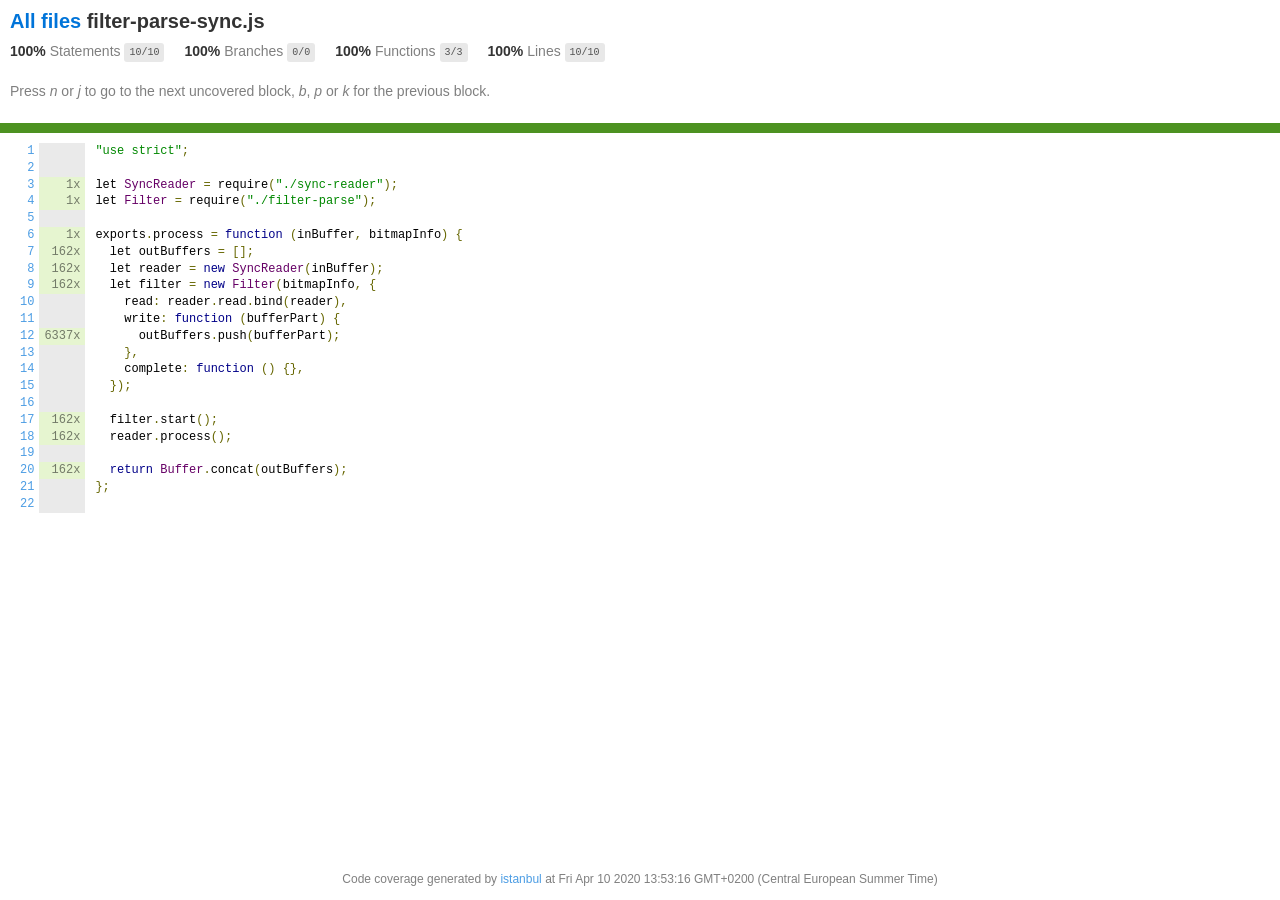
<file: backend/node_modules/pngjs/coverage/lcov-report/filter-parse-sync.js.html>
<!doctype html>
<html lang="en">

<head>
    <title>Code coverage report for filter-parse-sync.js</title>
    <meta charset="utf-8" />
    <link rel="stylesheet" href="prettify.css" />
    <link rel="stylesheet" href="base.css" />
    <link rel="shortcut icon" type="image/x-icon" href="favicon.png" />
    <meta name="viewport" content="width=device-width, initial-scale=1" />
    <style type='text/css'>
        .coverage-summary .sorter {
            background-image: url(sort-arrow-sprite.png);
        }
    </style>
</head>
    
<body>
<div class='wrapper'>
    <div class='pad1'>
        <h1><a href="index.html">All files</a> filter-parse-sync.js</h1>
        <div class='clearfix'>
            
            <div class='fl pad1y space-right2'>
                <span class="strong">100% </span>
                <span class="quiet">Statements</span>
                <span class='fraction'>10/10</span>
            </div>
        
            
            <div class='fl pad1y space-right2'>
                <span class="strong">100% </span>
                <span class="quiet">Branches</span>
                <span class='fraction'>0/0</span>
            </div>
        
            
            <div class='fl pad1y space-right2'>
                <span class="strong">100% </span>
                <span class="quiet">Functions</span>
                <span class='fraction'>3/3</span>
            </div>
        
            
            <div class='fl pad1y space-right2'>
                <span class="strong">100% </span>
                <span class="quiet">Lines</span>
                <span class='fraction'>10/10</span>
            </div>
        
            
        </div>
        <p class="quiet">
            Press <em>n</em> or <em>j</em> to go to the next uncovered block, <em>b</em>, <em>p</em> or <em>k</em> for the previous block.
        </p>
    </div>
    <div class='status-line high'></div>
    <pre><table class="coverage">
<tr><td class="line-count quiet"><a name='L1'></a><a href='#L1'>1</a>
<a name='L2'></a><a href='#L2'>2</a>
<a name='L3'></a><a href='#L3'>3</a>
<a name='L4'></a><a href='#L4'>4</a>
<a name='L5'></a><a href='#L5'>5</a>
<a name='L6'></a><a href='#L6'>6</a>
<a name='L7'></a><a href='#L7'>7</a>
<a name='L8'></a><a href='#L8'>8</a>
<a name='L9'></a><a href='#L9'>9</a>
<a name='L10'></a><a href='#L10'>10</a>
<a name='L11'></a><a href='#L11'>11</a>
<a name='L12'></a><a href='#L12'>12</a>
<a name='L13'></a><a href='#L13'>13</a>
<a name='L14'></a><a href='#L14'>14</a>
<a name='L15'></a><a href='#L15'>15</a>
<a name='L16'></a><a href='#L16'>16</a>
<a name='L17'></a><a href='#L17'>17</a>
<a name='L18'></a><a href='#L18'>18</a>
<a name='L19'></a><a href='#L19'>19</a>
<a name='L20'></a><a href='#L20'>20</a>
<a name='L21'></a><a href='#L21'>21</a>
<a name='L22'></a><a href='#L22'>22</a></td><td class="line-coverage quiet"><span class="cline-any cline-neutral">&nbsp;</span>
<span class="cline-any cline-neutral">&nbsp;</span>
<span class="cline-any cline-yes">1x</span>
<span class="cline-any cline-yes">1x</span>
<span class="cline-any cline-neutral">&nbsp;</span>
<span class="cline-any cline-yes">1x</span>
<span class="cline-any cline-yes">162x</span>
<span class="cline-any cline-yes">162x</span>
<span class="cline-any cline-yes">162x</span>
<span class="cline-any cline-neutral">&nbsp;</span>
<span class="cline-any cline-neutral">&nbsp;</span>
<span class="cline-any cline-yes">6337x</span>
<span class="cline-any cline-neutral">&nbsp;</span>
<span class="cline-any cline-neutral">&nbsp;</span>
<span class="cline-any cline-neutral">&nbsp;</span>
<span class="cline-any cline-neutral">&nbsp;</span>
<span class="cline-any cline-yes">162x</span>
<span class="cline-any cline-yes">162x</span>
<span class="cline-any cline-neutral">&nbsp;</span>
<span class="cline-any cline-yes">162x</span>
<span class="cline-any cline-neutral">&nbsp;</span>
<span class="cline-any cline-neutral">&nbsp;</span></td><td class="text"><pre class="prettyprint lang-js">"use strict";
&nbsp;
let SyncReader = require("./sync-reader");
let Filter = require("./filter-parse");
&nbsp;
exports.process = function (inBuffer, bitmapInfo) {
  let outBuffers = [];
  let reader = new SyncReader(inBuffer);
  let filter = new Filter(bitmapInfo, {
    read: reader.read.bind(reader),
    write: function (bufferPart) {
      outBuffers.push(bufferPart);
    },
    complete: function () {},
  });
&nbsp;
  filter.start();
  reader.process();
&nbsp;
  return Buffer.concat(outBuffers);
};
&nbsp;</pre></td></tr></table></pre>

                <div class='push'></div><!-- for sticky footer -->
            </div><!-- /wrapper -->
            <div class='footer quiet pad2 space-top1 center small'>
                Code coverage generated by
                <a href="https://istanbul.js.org/" target="_blank">istanbul</a>
                at Fri Apr 10 2020 13:53:16 GMT+0200 (Central European Summer Time)
            </div>
        </div>
        <script src="prettify.js"></script>
        <script>
            window.onload = function () {
                prettyPrint();
            };
        </script>
        <script src="sorter.js"></script>
        <script src="block-navigation.js"></script>
    </body>
</html>
</file>
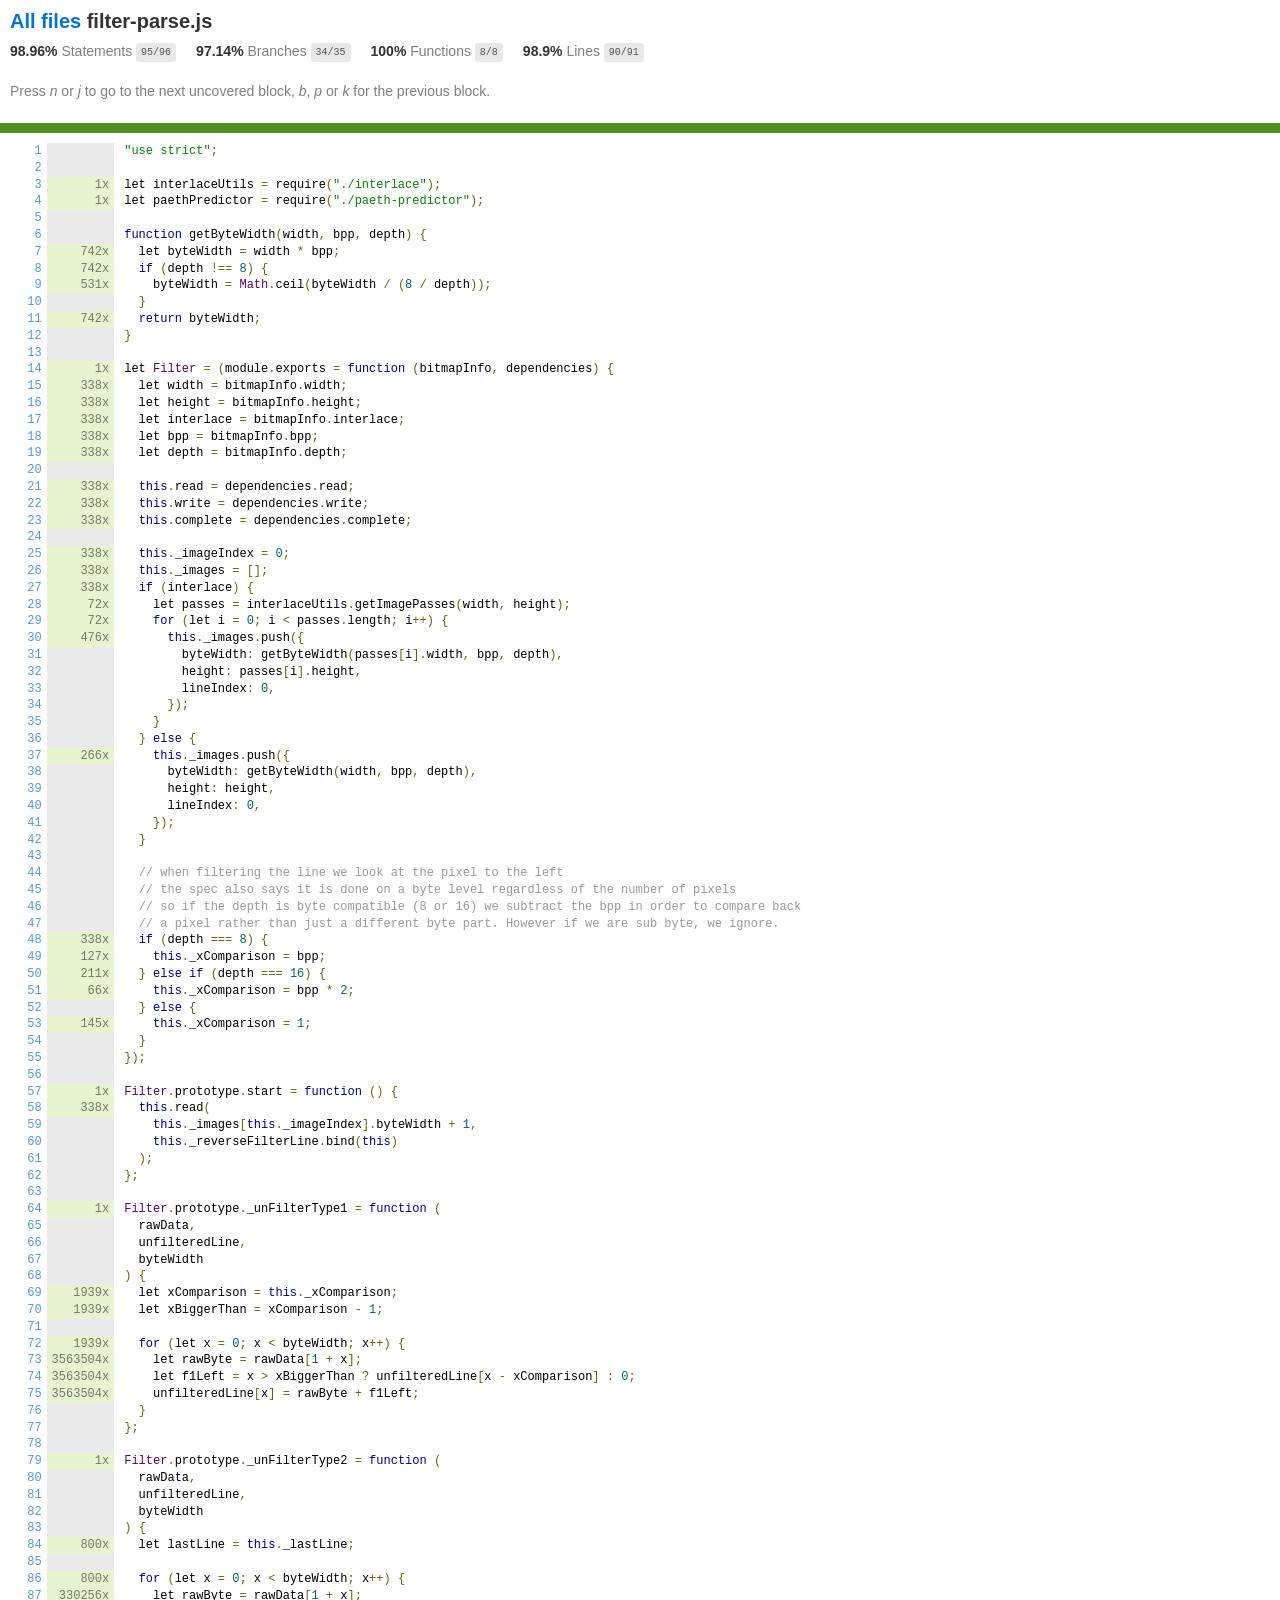
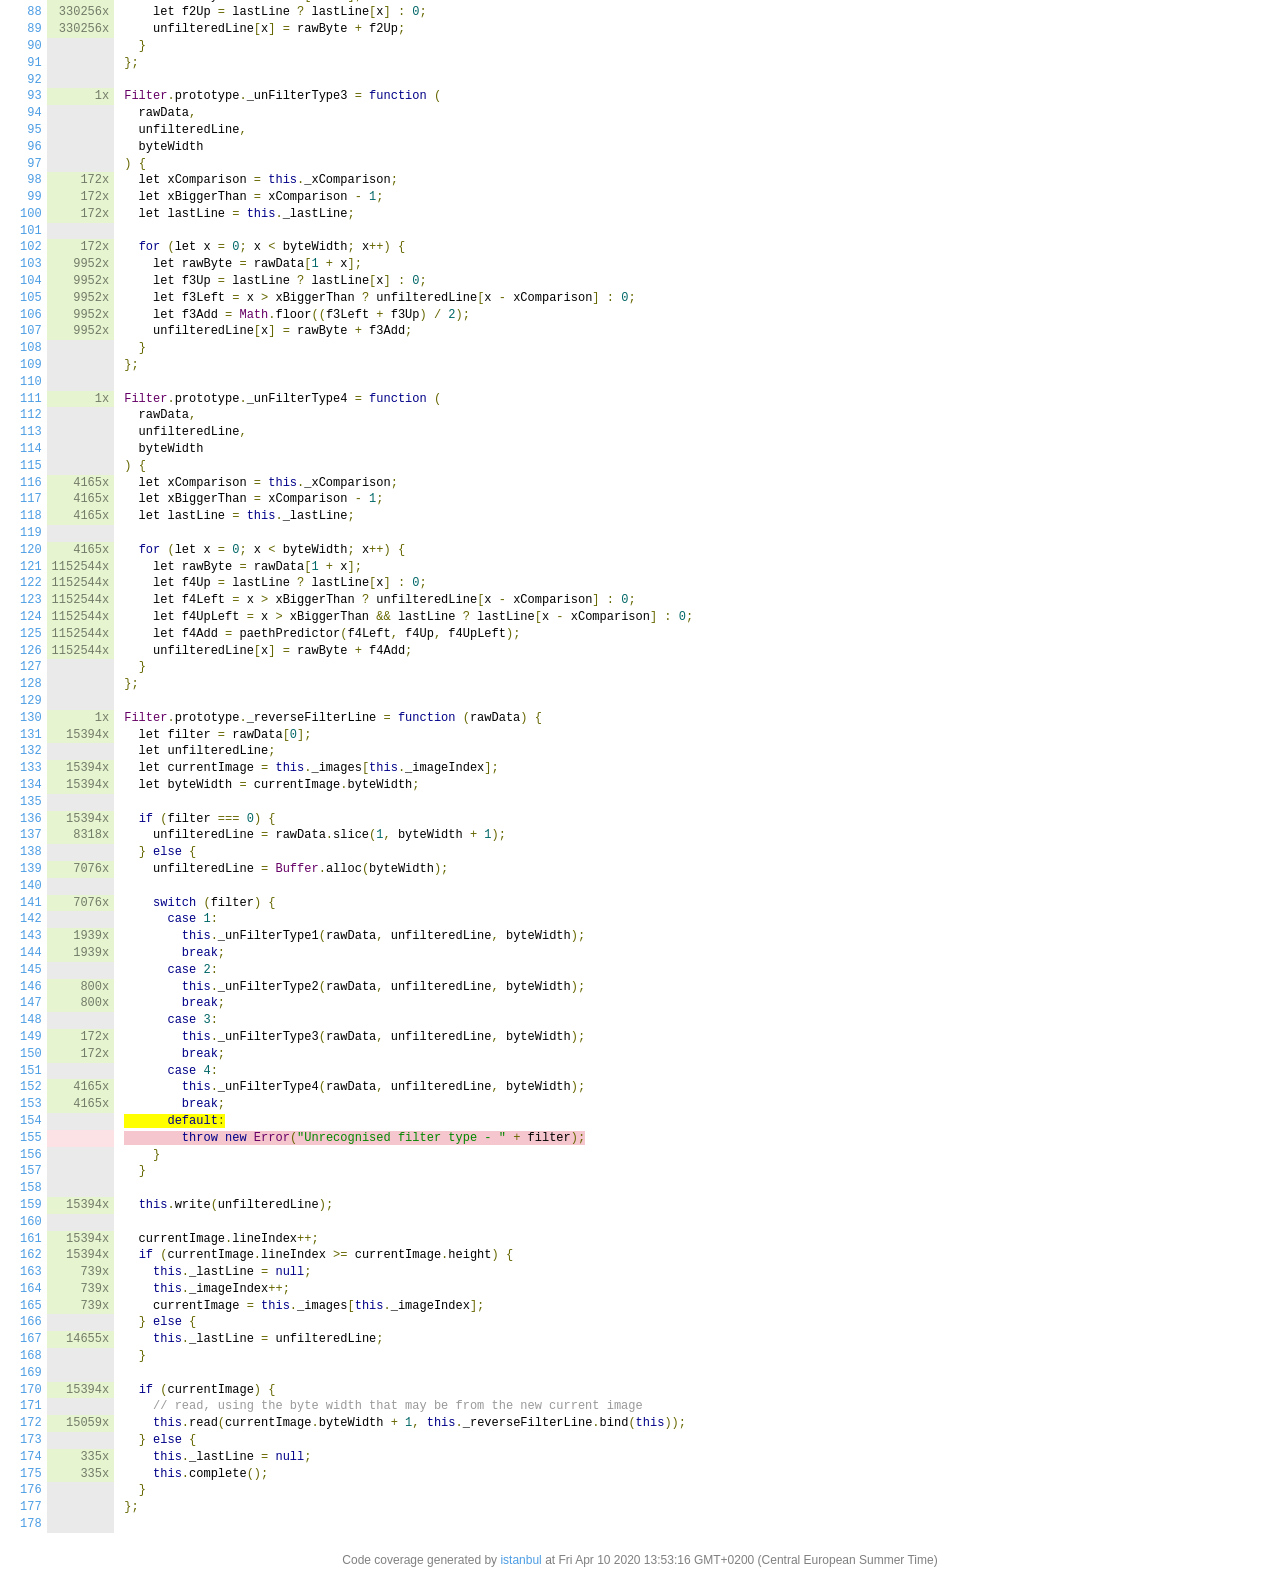
<file: backend/node_modules/pngjs/coverage/lcov-report/filter-parse.js.html>
<!doctype html>
<html lang="en">

<head>
    <title>Code coverage report for filter-parse.js</title>
    <meta charset="utf-8" />
    <link rel="stylesheet" href="prettify.css" />
    <link rel="stylesheet" href="base.css" />
    <link rel="shortcut icon" type="image/x-icon" href="favicon.png" />
    <meta name="viewport" content="width=device-width, initial-scale=1" />
    <style type='text/css'>
        .coverage-summary .sorter {
            background-image: url(sort-arrow-sprite.png);
        }
    </style>
</head>
    
<body>
<div class='wrapper'>
    <div class='pad1'>
        <h1><a href="index.html">All files</a> filter-parse.js</h1>
        <div class='clearfix'>
            
            <div class='fl pad1y space-right2'>
                <span class="strong">98.96% </span>
                <span class="quiet">Statements</span>
                <span class='fraction'>95/96</span>
            </div>
        
            
            <div class='fl pad1y space-right2'>
                <span class="strong">97.14% </span>
                <span class="quiet">Branches</span>
                <span class='fraction'>34/35</span>
            </div>
        
            
            <div class='fl pad1y space-right2'>
                <span class="strong">100% </span>
                <span class="quiet">Functions</span>
                <span class='fraction'>8/8</span>
            </div>
        
            
            <div class='fl pad1y space-right2'>
                <span class="strong">98.9% </span>
                <span class="quiet">Lines</span>
                <span class='fraction'>90/91</span>
            </div>
        
            
        </div>
        <p class="quiet">
            Press <em>n</em> or <em>j</em> to go to the next uncovered block, <em>b</em>, <em>p</em> or <em>k</em> for the previous block.
        </p>
    </div>
    <div class='status-line high'></div>
    <pre><table class="coverage">
<tr><td class="line-count quiet"><a name='L1'></a><a href='#L1'>1</a>
<a name='L2'></a><a href='#L2'>2</a>
<a name='L3'></a><a href='#L3'>3</a>
<a name='L4'></a><a href='#L4'>4</a>
<a name='L5'></a><a href='#L5'>5</a>
<a name='L6'></a><a href='#L6'>6</a>
<a name='L7'></a><a href='#L7'>7</a>
<a name='L8'></a><a href='#L8'>8</a>
<a name='L9'></a><a href='#L9'>9</a>
<a name='L10'></a><a href='#L10'>10</a>
<a name='L11'></a><a href='#L11'>11</a>
<a name='L12'></a><a href='#L12'>12</a>
<a name='L13'></a><a href='#L13'>13</a>
<a name='L14'></a><a href='#L14'>14</a>
<a name='L15'></a><a href='#L15'>15</a>
<a name='L16'></a><a href='#L16'>16</a>
<a name='L17'></a><a href='#L17'>17</a>
<a name='L18'></a><a href='#L18'>18</a>
<a name='L19'></a><a href='#L19'>19</a>
<a name='L20'></a><a href='#L20'>20</a>
<a name='L21'></a><a href='#L21'>21</a>
<a name='L22'></a><a href='#L22'>22</a>
<a name='L23'></a><a href='#L23'>23</a>
<a name='L24'></a><a href='#L24'>24</a>
<a name='L25'></a><a href='#L25'>25</a>
<a name='L26'></a><a href='#L26'>26</a>
<a name='L27'></a><a href='#L27'>27</a>
<a name='L28'></a><a href='#L28'>28</a>
<a name='L29'></a><a href='#L29'>29</a>
<a name='L30'></a><a href='#L30'>30</a>
<a name='L31'></a><a href='#L31'>31</a>
<a name='L32'></a><a href='#L32'>32</a>
<a name='L33'></a><a href='#L33'>33</a>
<a name='L34'></a><a href='#L34'>34</a>
<a name='L35'></a><a href='#L35'>35</a>
<a name='L36'></a><a href='#L36'>36</a>
<a name='L37'></a><a href='#L37'>37</a>
<a name='L38'></a><a href='#L38'>38</a>
<a name='L39'></a><a href='#L39'>39</a>
<a name='L40'></a><a href='#L40'>40</a>
<a name='L41'></a><a href='#L41'>41</a>
<a name='L42'></a><a href='#L42'>42</a>
<a name='L43'></a><a href='#L43'>43</a>
<a name='L44'></a><a href='#L44'>44</a>
<a name='L45'></a><a href='#L45'>45</a>
<a name='L46'></a><a href='#L46'>46</a>
<a name='L47'></a><a href='#L47'>47</a>
<a name='L48'></a><a href='#L48'>48</a>
<a name='L49'></a><a href='#L49'>49</a>
<a name='L50'></a><a href='#L50'>50</a>
<a name='L51'></a><a href='#L51'>51</a>
<a name='L52'></a><a href='#L52'>52</a>
<a name='L53'></a><a href='#L53'>53</a>
<a name='L54'></a><a href='#L54'>54</a>
<a name='L55'></a><a href='#L55'>55</a>
<a name='L56'></a><a href='#L56'>56</a>
<a name='L57'></a><a href='#L57'>57</a>
<a name='L58'></a><a href='#L58'>58</a>
<a name='L59'></a><a href='#L59'>59</a>
<a name='L60'></a><a href='#L60'>60</a>
<a name='L61'></a><a href='#L61'>61</a>
<a name='L62'></a><a href='#L62'>62</a>
<a name='L63'></a><a href='#L63'>63</a>
<a name='L64'></a><a href='#L64'>64</a>
<a name='L65'></a><a href='#L65'>65</a>
<a name='L66'></a><a href='#L66'>66</a>
<a name='L67'></a><a href='#L67'>67</a>
<a name='L68'></a><a href='#L68'>68</a>
<a name='L69'></a><a href='#L69'>69</a>
<a name='L70'></a><a href='#L70'>70</a>
<a name='L71'></a><a href='#L71'>71</a>
<a name='L72'></a><a href='#L72'>72</a>
<a name='L73'></a><a href='#L73'>73</a>
<a name='L74'></a><a href='#L74'>74</a>
<a name='L75'></a><a href='#L75'>75</a>
<a name='L76'></a><a href='#L76'>76</a>
<a name='L77'></a><a href='#L77'>77</a>
<a name='L78'></a><a href='#L78'>78</a>
<a name='L79'></a><a href='#L79'>79</a>
<a name='L80'></a><a href='#L80'>80</a>
<a name='L81'></a><a href='#L81'>81</a>
<a name='L82'></a><a href='#L82'>82</a>
<a name='L83'></a><a href='#L83'>83</a>
<a name='L84'></a><a href='#L84'>84</a>
<a name='L85'></a><a href='#L85'>85</a>
<a name='L86'></a><a href='#L86'>86</a>
<a name='L87'></a><a href='#L87'>87</a>
<a name='L88'></a><a href='#L88'>88</a>
<a name='L89'></a><a href='#L89'>89</a>
<a name='L90'></a><a href='#L90'>90</a>
<a name='L91'></a><a href='#L91'>91</a>
<a name='L92'></a><a href='#L92'>92</a>
<a name='L93'></a><a href='#L93'>93</a>
<a name='L94'></a><a href='#L94'>94</a>
<a name='L95'></a><a href='#L95'>95</a>
<a name='L96'></a><a href='#L96'>96</a>
<a name='L97'></a><a href='#L97'>97</a>
<a name='L98'></a><a href='#L98'>98</a>
<a name='L99'></a><a href='#L99'>99</a>
<a name='L100'></a><a href='#L100'>100</a>
<a name='L101'></a><a href='#L101'>101</a>
<a name='L102'></a><a href='#L102'>102</a>
<a name='L103'></a><a href='#L103'>103</a>
<a name='L104'></a><a href='#L104'>104</a>
<a name='L105'></a><a href='#L105'>105</a>
<a name='L106'></a><a href='#L106'>106</a>
<a name='L107'></a><a href='#L107'>107</a>
<a name='L108'></a><a href='#L108'>108</a>
<a name='L109'></a><a href='#L109'>109</a>
<a name='L110'></a><a href='#L110'>110</a>
<a name='L111'></a><a href='#L111'>111</a>
<a name='L112'></a><a href='#L112'>112</a>
<a name='L113'></a><a href='#L113'>113</a>
<a name='L114'></a><a href='#L114'>114</a>
<a name='L115'></a><a href='#L115'>115</a>
<a name='L116'></a><a href='#L116'>116</a>
<a name='L117'></a><a href='#L117'>117</a>
<a name='L118'></a><a href='#L118'>118</a>
<a name='L119'></a><a href='#L119'>119</a>
<a name='L120'></a><a href='#L120'>120</a>
<a name='L121'></a><a href='#L121'>121</a>
<a name='L122'></a><a href='#L122'>122</a>
<a name='L123'></a><a href='#L123'>123</a>
<a name='L124'></a><a href='#L124'>124</a>
<a name='L125'></a><a href='#L125'>125</a>
<a name='L126'></a><a href='#L126'>126</a>
<a name='L127'></a><a href='#L127'>127</a>
<a name='L128'></a><a href='#L128'>128</a>
<a name='L129'></a><a href='#L129'>129</a>
<a name='L130'></a><a href='#L130'>130</a>
<a name='L131'></a><a href='#L131'>131</a>
<a name='L132'></a><a href='#L132'>132</a>
<a name='L133'></a><a href='#L133'>133</a>
<a name='L134'></a><a href='#L134'>134</a>
<a name='L135'></a><a href='#L135'>135</a>
<a name='L136'></a><a href='#L136'>136</a>
<a name='L137'></a><a href='#L137'>137</a>
<a name='L138'></a><a href='#L138'>138</a>
<a name='L139'></a><a href='#L139'>139</a>
<a name='L140'></a><a href='#L140'>140</a>
<a name='L141'></a><a href='#L141'>141</a>
<a name='L142'></a><a href='#L142'>142</a>
<a name='L143'></a><a href='#L143'>143</a>
<a name='L144'></a><a href='#L144'>144</a>
<a name='L145'></a><a href='#L145'>145</a>
<a name='L146'></a><a href='#L146'>146</a>
<a name='L147'></a><a href='#L147'>147</a>
<a name='L148'></a><a href='#L148'>148</a>
<a name='L149'></a><a href='#L149'>149</a>
<a name='L150'></a><a href='#L150'>150</a>
<a name='L151'></a><a href='#L151'>151</a>
<a name='L152'></a><a href='#L152'>152</a>
<a name='L153'></a><a href='#L153'>153</a>
<a name='L154'></a><a href='#L154'>154</a>
<a name='L155'></a><a href='#L155'>155</a>
<a name='L156'></a><a href='#L156'>156</a>
<a name='L157'></a><a href='#L157'>157</a>
<a name='L158'></a><a href='#L158'>158</a>
<a name='L159'></a><a href='#L159'>159</a>
<a name='L160'></a><a href='#L160'>160</a>
<a name='L161'></a><a href='#L161'>161</a>
<a name='L162'></a><a href='#L162'>162</a>
<a name='L163'></a><a href='#L163'>163</a>
<a name='L164'></a><a href='#L164'>164</a>
<a name='L165'></a><a href='#L165'>165</a>
<a name='L166'></a><a href='#L166'>166</a>
<a name='L167'></a><a href='#L167'>167</a>
<a name='L168'></a><a href='#L168'>168</a>
<a name='L169'></a><a href='#L169'>169</a>
<a name='L170'></a><a href='#L170'>170</a>
<a name='L171'></a><a href='#L171'>171</a>
<a name='L172'></a><a href='#L172'>172</a>
<a name='L173'></a><a href='#L173'>173</a>
<a name='L174'></a><a href='#L174'>174</a>
<a name='L175'></a><a href='#L175'>175</a>
<a name='L176'></a><a href='#L176'>176</a>
<a name='L177'></a><a href='#L177'>177</a>
<a name='L178'></a><a href='#L178'>178</a></td><td class="line-coverage quiet"><span class="cline-any cline-neutral">&nbsp;</span>
<span class="cline-any cline-neutral">&nbsp;</span>
<span class="cline-any cline-yes">1x</span>
<span class="cline-any cline-yes">1x</span>
<span class="cline-any cline-neutral">&nbsp;</span>
<span class="cline-any cline-neutral">&nbsp;</span>
<span class="cline-any cline-yes">742x</span>
<span class="cline-any cline-yes">742x</span>
<span class="cline-any cline-yes">531x</span>
<span class="cline-any cline-neutral">&nbsp;</span>
<span class="cline-any cline-yes">742x</span>
<span class="cline-any cline-neutral">&nbsp;</span>
<span class="cline-any cline-neutral">&nbsp;</span>
<span class="cline-any cline-yes">1x</span>
<span class="cline-any cline-yes">338x</span>
<span class="cline-any cline-yes">338x</span>
<span class="cline-any cline-yes">338x</span>
<span class="cline-any cline-yes">338x</span>
<span class="cline-any cline-yes">338x</span>
<span class="cline-any cline-neutral">&nbsp;</span>
<span class="cline-any cline-yes">338x</span>
<span class="cline-any cline-yes">338x</span>
<span class="cline-any cline-yes">338x</span>
<span class="cline-any cline-neutral">&nbsp;</span>
<span class="cline-any cline-yes">338x</span>
<span class="cline-any cline-yes">338x</span>
<span class="cline-any cline-yes">338x</span>
<span class="cline-any cline-yes">72x</span>
<span class="cline-any cline-yes">72x</span>
<span class="cline-any cline-yes">476x</span>
<span class="cline-any cline-neutral">&nbsp;</span>
<span class="cline-any cline-neutral">&nbsp;</span>
<span class="cline-any cline-neutral">&nbsp;</span>
<span class="cline-any cline-neutral">&nbsp;</span>
<span class="cline-any cline-neutral">&nbsp;</span>
<span class="cline-any cline-neutral">&nbsp;</span>
<span class="cline-any cline-yes">266x</span>
<span class="cline-any cline-neutral">&nbsp;</span>
<span class="cline-any cline-neutral">&nbsp;</span>
<span class="cline-any cline-neutral">&nbsp;</span>
<span class="cline-any cline-neutral">&nbsp;</span>
<span class="cline-any cline-neutral">&nbsp;</span>
<span class="cline-any cline-neutral">&nbsp;</span>
<span class="cline-any cline-neutral">&nbsp;</span>
<span class="cline-any cline-neutral">&nbsp;</span>
<span class="cline-any cline-neutral">&nbsp;</span>
<span class="cline-any cline-neutral">&nbsp;</span>
<span class="cline-any cline-yes">338x</span>
<span class="cline-any cline-yes">127x</span>
<span class="cline-any cline-yes">211x</span>
<span class="cline-any cline-yes">66x</span>
<span class="cline-any cline-neutral">&nbsp;</span>
<span class="cline-any cline-yes">145x</span>
<span class="cline-any cline-neutral">&nbsp;</span>
<span class="cline-any cline-neutral">&nbsp;</span>
<span class="cline-any cline-neutral">&nbsp;</span>
<span class="cline-any cline-yes">1x</span>
<span class="cline-any cline-yes">338x</span>
<span class="cline-any cline-neutral">&nbsp;</span>
<span class="cline-any cline-neutral">&nbsp;</span>
<span class="cline-any cline-neutral">&nbsp;</span>
<span class="cline-any cline-neutral">&nbsp;</span>
<span class="cline-any cline-neutral">&nbsp;</span>
<span class="cline-any cline-yes">1x</span>
<span class="cline-any cline-neutral">&nbsp;</span>
<span class="cline-any cline-neutral">&nbsp;</span>
<span class="cline-any cline-neutral">&nbsp;</span>
<span class="cline-any cline-neutral">&nbsp;</span>
<span class="cline-any cline-yes">1939x</span>
<span class="cline-any cline-yes">1939x</span>
<span class="cline-any cline-neutral">&nbsp;</span>
<span class="cline-any cline-yes">1939x</span>
<span class="cline-any cline-yes">3563504x</span>
<span class="cline-any cline-yes">3563504x</span>
<span class="cline-any cline-yes">3563504x</span>
<span class="cline-any cline-neutral">&nbsp;</span>
<span class="cline-any cline-neutral">&nbsp;</span>
<span class="cline-any cline-neutral">&nbsp;</span>
<span class="cline-any cline-yes">1x</span>
<span class="cline-any cline-neutral">&nbsp;</span>
<span class="cline-any cline-neutral">&nbsp;</span>
<span class="cline-any cline-neutral">&nbsp;</span>
<span class="cline-any cline-neutral">&nbsp;</span>
<span class="cline-any cline-yes">800x</span>
<span class="cline-any cline-neutral">&nbsp;</span>
<span class="cline-any cline-yes">800x</span>
<span class="cline-any cline-yes">330256x</span>
<span class="cline-any cline-yes">330256x</span>
<span class="cline-any cline-yes">330256x</span>
<span class="cline-any cline-neutral">&nbsp;</span>
<span class="cline-any cline-neutral">&nbsp;</span>
<span class="cline-any cline-neutral">&nbsp;</span>
<span class="cline-any cline-yes">1x</span>
<span class="cline-any cline-neutral">&nbsp;</span>
<span class="cline-any cline-neutral">&nbsp;</span>
<span class="cline-any cline-neutral">&nbsp;</span>
<span class="cline-any cline-neutral">&nbsp;</span>
<span class="cline-any cline-yes">172x</span>
<span class="cline-any cline-yes">172x</span>
<span class="cline-any cline-yes">172x</span>
<span class="cline-any cline-neutral">&nbsp;</span>
<span class="cline-any cline-yes">172x</span>
<span class="cline-any cline-yes">9952x</span>
<span class="cline-any cline-yes">9952x</span>
<span class="cline-any cline-yes">9952x</span>
<span class="cline-any cline-yes">9952x</span>
<span class="cline-any cline-yes">9952x</span>
<span class="cline-any cline-neutral">&nbsp;</span>
<span class="cline-any cline-neutral">&nbsp;</span>
<span class="cline-any cline-neutral">&nbsp;</span>
<span class="cline-any cline-yes">1x</span>
<span class="cline-any cline-neutral">&nbsp;</span>
<span class="cline-any cline-neutral">&nbsp;</span>
<span class="cline-any cline-neutral">&nbsp;</span>
<span class="cline-any cline-neutral">&nbsp;</span>
<span class="cline-any cline-yes">4165x</span>
<span class="cline-any cline-yes">4165x</span>
<span class="cline-any cline-yes">4165x</span>
<span class="cline-any cline-neutral">&nbsp;</span>
<span class="cline-any cline-yes">4165x</span>
<span class="cline-any cline-yes">1152544x</span>
<span class="cline-any cline-yes">1152544x</span>
<span class="cline-any cline-yes">1152544x</span>
<span class="cline-any cline-yes">1152544x</span>
<span class="cline-any cline-yes">1152544x</span>
<span class="cline-any cline-yes">1152544x</span>
<span class="cline-any cline-neutral">&nbsp;</span>
<span class="cline-any cline-neutral">&nbsp;</span>
<span class="cline-any cline-neutral">&nbsp;</span>
<span class="cline-any cline-yes">1x</span>
<span class="cline-any cline-yes">15394x</span>
<span class="cline-any cline-neutral">&nbsp;</span>
<span class="cline-any cline-yes">15394x</span>
<span class="cline-any cline-yes">15394x</span>
<span class="cline-any cline-neutral">&nbsp;</span>
<span class="cline-any cline-yes">15394x</span>
<span class="cline-any cline-yes">8318x</span>
<span class="cline-any cline-neutral">&nbsp;</span>
<span class="cline-any cline-yes">7076x</span>
<span class="cline-any cline-neutral">&nbsp;</span>
<span class="cline-any cline-yes">7076x</span>
<span class="cline-any cline-neutral">&nbsp;</span>
<span class="cline-any cline-yes">1939x</span>
<span class="cline-any cline-yes">1939x</span>
<span class="cline-any cline-neutral">&nbsp;</span>
<span class="cline-any cline-yes">800x</span>
<span class="cline-any cline-yes">800x</span>
<span class="cline-any cline-neutral">&nbsp;</span>
<span class="cline-any cline-yes">172x</span>
<span class="cline-any cline-yes">172x</span>
<span class="cline-any cline-neutral">&nbsp;</span>
<span class="cline-any cline-yes">4165x</span>
<span class="cline-any cline-yes">4165x</span>
<span class="cline-any cline-neutral">&nbsp;</span>
<span class="cline-any cline-no">&nbsp;</span>
<span class="cline-any cline-neutral">&nbsp;</span>
<span class="cline-any cline-neutral">&nbsp;</span>
<span class="cline-any cline-neutral">&nbsp;</span>
<span class="cline-any cline-yes">15394x</span>
<span class="cline-any cline-neutral">&nbsp;</span>
<span class="cline-any cline-yes">15394x</span>
<span class="cline-any cline-yes">15394x</span>
<span class="cline-any cline-yes">739x</span>
<span class="cline-any cline-yes">739x</span>
<span class="cline-any cline-yes">739x</span>
<span class="cline-any cline-neutral">&nbsp;</span>
<span class="cline-any cline-yes">14655x</span>
<span class="cline-any cline-neutral">&nbsp;</span>
<span class="cline-any cline-neutral">&nbsp;</span>
<span class="cline-any cline-yes">15394x</span>
<span class="cline-any cline-neutral">&nbsp;</span>
<span class="cline-any cline-yes">15059x</span>
<span class="cline-any cline-neutral">&nbsp;</span>
<span class="cline-any cline-yes">335x</span>
<span class="cline-any cline-yes">335x</span>
<span class="cline-any cline-neutral">&nbsp;</span>
<span class="cline-any cline-neutral">&nbsp;</span>
<span class="cline-any cline-neutral">&nbsp;</span></td><td class="text"><pre class="prettyprint lang-js">"use strict";
&nbsp;
let interlaceUtils = require("./interlace");
let paethPredictor = require("./paeth-predictor");
&nbsp;
function getByteWidth(width, bpp, depth) {
  let byteWidth = width * bpp;
  if (depth !== 8) {
    byteWidth = Math.ceil(byteWidth / (8 / depth));
  }
  return byteWidth;
}
&nbsp;
let Filter = (module.exports = function (bitmapInfo, dependencies) {
  let width = bitmapInfo.width;
  let height = bitmapInfo.height;
  let interlace = bitmapInfo.interlace;
  let bpp = bitmapInfo.bpp;
  let depth = bitmapInfo.depth;
&nbsp;
  this.read = dependencies.read;
  this.write = dependencies.write;
  this.complete = dependencies.complete;
&nbsp;
  this._imageIndex = 0;
  this._images = [];
  if (interlace) {
    let passes = interlaceUtils.getImagePasses(width, height);
    for (let i = 0; i &lt; passes.length; i++) {
      this._images.push({
        byteWidth: getByteWidth(passes[i].width, bpp, depth),
        height: passes[i].height,
        lineIndex: 0,
      });
    }
  } else {
    this._images.push({
      byteWidth: getByteWidth(width, bpp, depth),
      height: height,
      lineIndex: 0,
    });
  }
&nbsp;
  // when filtering the line we look at the pixel to the left
  // the spec also says it is done on a byte level regardless of the number of pixels
  // so if the depth is byte compatible (8 or 16) we subtract the bpp in order to compare back
  // a pixel rather than just a different byte part. However if we are sub byte, we ignore.
  if (depth === 8) {
    this._xComparison = bpp;
  } else if (depth === 16) {
    this._xComparison = bpp * 2;
  } else {
    this._xComparison = 1;
  }
});
&nbsp;
Filter.prototype.start = function () {
  this.read(
    this._images[this._imageIndex].byteWidth + 1,
    this._reverseFilterLine.bind(this)
  );
};
&nbsp;
Filter.prototype._unFilterType1 = function (
  rawData,
  unfilteredLine,
  byteWidth
) {
  let xComparison = this._xComparison;
  let xBiggerThan = xComparison - 1;
&nbsp;
  for (let x = 0; x &lt; byteWidth; x++) {
    let rawByte = rawData[1 + x];
    let f1Left = x &gt; xBiggerThan ? unfilteredLine[x - xComparison] : 0;
    unfilteredLine[x] = rawByte + f1Left;
  }
};
&nbsp;
Filter.prototype._unFilterType2 = function (
  rawData,
  unfilteredLine,
  byteWidth
) {
  let lastLine = this._lastLine;
&nbsp;
  for (let x = 0; x &lt; byteWidth; x++) {
    let rawByte = rawData[1 + x];
    let f2Up = lastLine ? lastLine[x] : 0;
    unfilteredLine[x] = rawByte + f2Up;
  }
};
&nbsp;
Filter.prototype._unFilterType3 = function (
  rawData,
  unfilteredLine,
  byteWidth
) {
  let xComparison = this._xComparison;
  let xBiggerThan = xComparison - 1;
  let lastLine = this._lastLine;
&nbsp;
  for (let x = 0; x &lt; byteWidth; x++) {
    let rawByte = rawData[1 + x];
    let f3Up = lastLine ? lastLine[x] : 0;
    let f3Left = x &gt; xBiggerThan ? unfilteredLine[x - xComparison] : 0;
    let f3Add = Math.floor((f3Left + f3Up) / 2);
    unfilteredLine[x] = rawByte + f3Add;
  }
};
&nbsp;
Filter.prototype._unFilterType4 = function (
  rawData,
  unfilteredLine,
  byteWidth
) {
  let xComparison = this._xComparison;
  let xBiggerThan = xComparison - 1;
  let lastLine = this._lastLine;
&nbsp;
  for (let x = 0; x &lt; byteWidth; x++) {
    let rawByte = rawData[1 + x];
    let f4Up = lastLine ? lastLine[x] : 0;
    let f4Left = x &gt; xBiggerThan ? unfilteredLine[x - xComparison] : 0;
    let f4UpLeft = x &gt; xBiggerThan &amp;&amp; lastLine ? lastLine[x - xComparison] : 0;
    let f4Add = paethPredictor(f4Left, f4Up, f4UpLeft);
    unfilteredLine[x] = rawByte + f4Add;
  }
};
&nbsp;
Filter.prototype._reverseFilterLine = function (rawData) {
  let filter = rawData[0];
  let unfilteredLine;
  let currentImage = this._images[this._imageIndex];
  let byteWidth = currentImage.byteWidth;
&nbsp;
  if (filter === 0) {
    unfilteredLine = rawData.slice(1, byteWidth + 1);
  } else {
    unfilteredLine = Buffer.alloc(byteWidth);
&nbsp;
    switch (filter) {
      case 1:
        this._unFilterType1(rawData, unfilteredLine, byteWidth);
        break;
      case 2:
        this._unFilterType2(rawData, unfilteredLine, byteWidth);
        break;
      case 3:
        this._unFilterType3(rawData, unfilteredLine, byteWidth);
        break;
      case 4:
        this._unFilterType4(rawData, unfilteredLine, byteWidth);
        break;
<span class="branch-4 cbranch-no" title="branch not covered" >      default:</span>
<span class="cstat-no" title="statement not covered" >        throw new Error("Unrecognised filter type - " + filter);</span>
    }
  }
&nbsp;
  this.write(unfilteredLine);
&nbsp;
  currentImage.lineIndex++;
  if (currentImage.lineIndex &gt;= currentImage.height) {
    this._lastLine = null;
    this._imageIndex++;
    currentImage = this._images[this._imageIndex];
  } else {
    this._lastLine = unfilteredLine;
  }
&nbsp;
  if (currentImage) {
    // read, using the byte width that may be from the new current image
    this.read(currentImage.byteWidth + 1, this._reverseFilterLine.bind(this));
  } else {
    this._lastLine = null;
    this.complete();
  }
};
&nbsp;</pre></td></tr></table></pre>

                <div class='push'></div><!-- for sticky footer -->
            </div><!-- /wrapper -->
            <div class='footer quiet pad2 space-top1 center small'>
                Code coverage generated by
                <a href="https://istanbul.js.org/" target="_blank">istanbul</a>
                at Fri Apr 10 2020 13:53:16 GMT+0200 (Central European Summer Time)
            </div>
        </div>
        <script src="prettify.js"></script>
        <script>
            window.onload = function () {
                prettyPrint();
            };
        </script>
        <script src="sorter.js"></script>
        <script src="block-navigation.js"></script>
    </body>
</html>
</file>
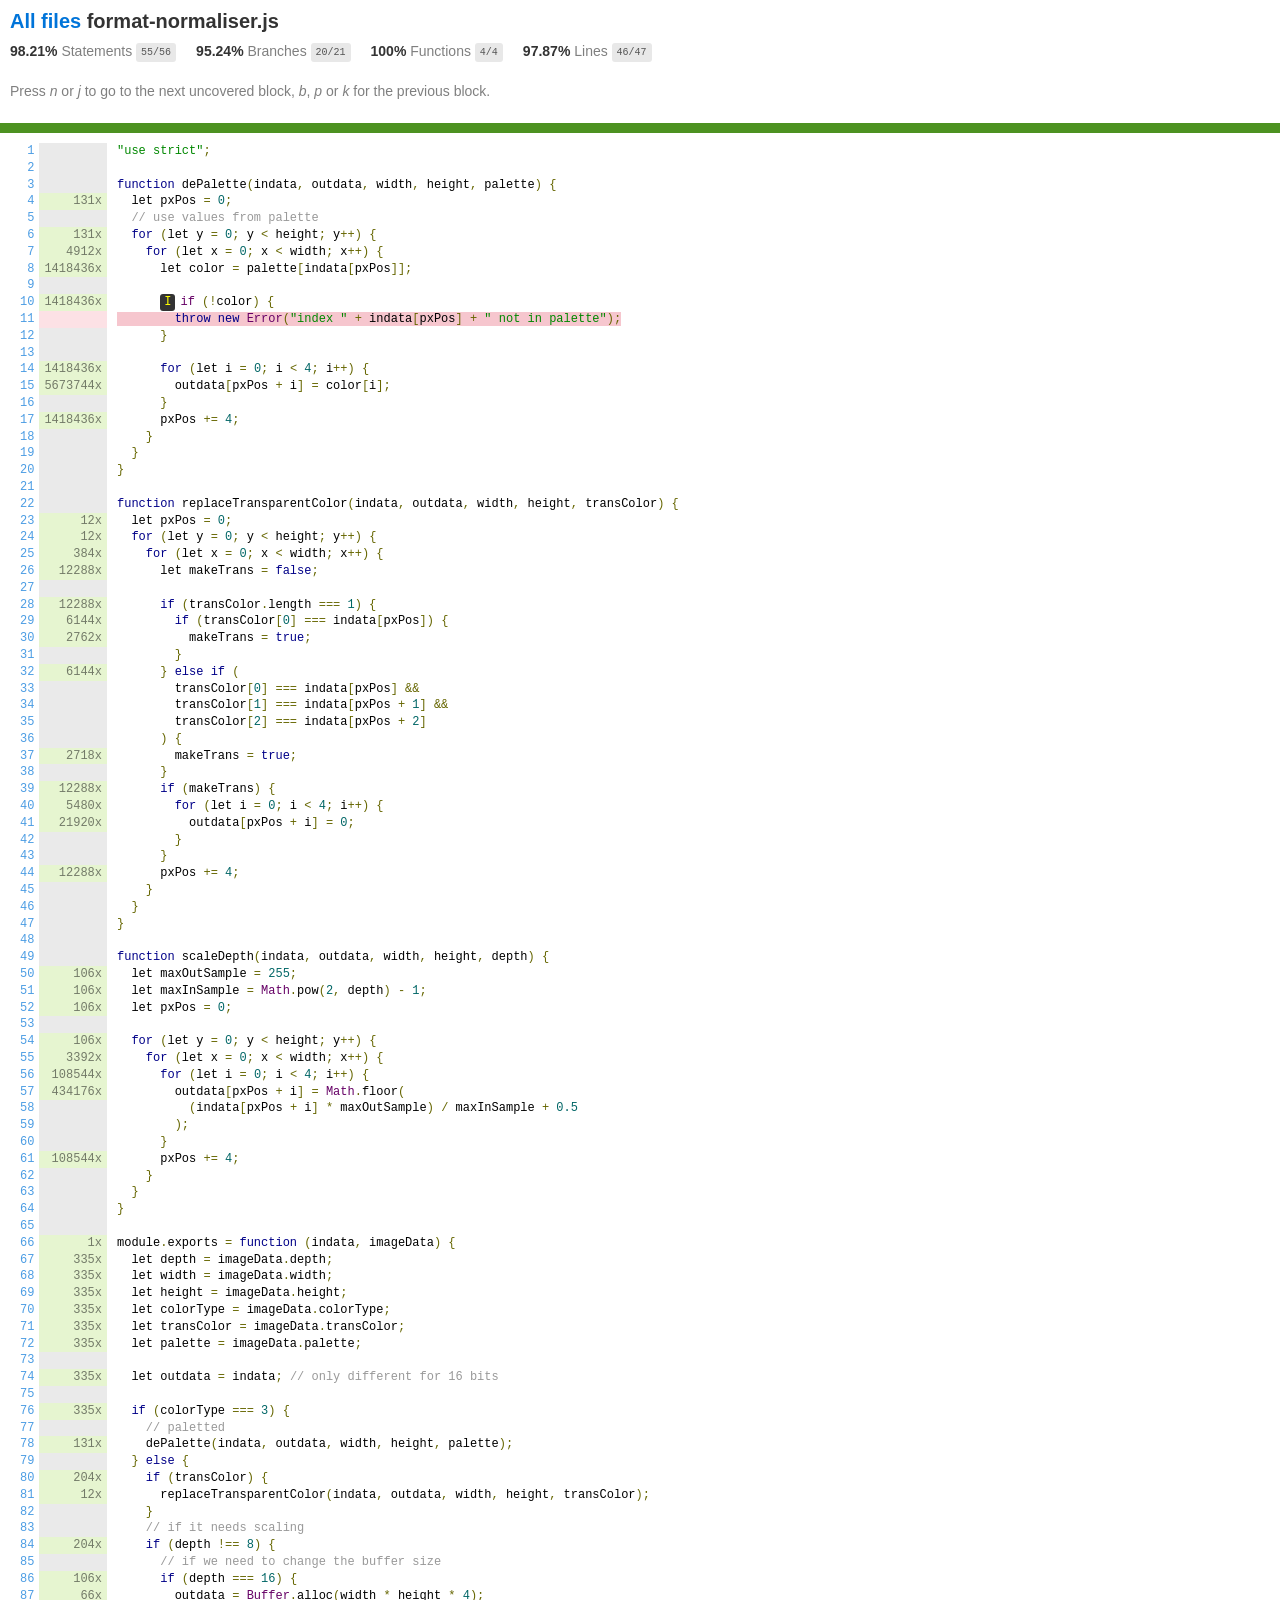
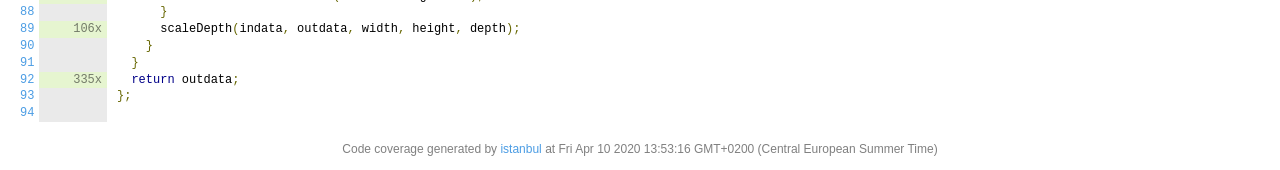
<file: backend/node_modules/pngjs/coverage/lcov-report/format-normaliser.js.html>
<!doctype html>
<html lang="en">

<head>
    <title>Code coverage report for format-normaliser.js</title>
    <meta charset="utf-8" />
    <link rel="stylesheet" href="prettify.css" />
    <link rel="stylesheet" href="base.css" />
    <link rel="shortcut icon" type="image/x-icon" href="favicon.png" />
    <meta name="viewport" content="width=device-width, initial-scale=1" />
    <style type='text/css'>
        .coverage-summary .sorter {
            background-image: url(sort-arrow-sprite.png);
        }
    </style>
</head>
    
<body>
<div class='wrapper'>
    <div class='pad1'>
        <h1><a href="index.html">All files</a> format-normaliser.js</h1>
        <div class='clearfix'>
            
            <div class='fl pad1y space-right2'>
                <span class="strong">98.21% </span>
                <span class="quiet">Statements</span>
                <span class='fraction'>55/56</span>
            </div>
        
            
            <div class='fl pad1y space-right2'>
                <span class="strong">95.24% </span>
                <span class="quiet">Branches</span>
                <span class='fraction'>20/21</span>
            </div>
        
            
            <div class='fl pad1y space-right2'>
                <span class="strong">100% </span>
                <span class="quiet">Functions</span>
                <span class='fraction'>4/4</span>
            </div>
        
            
            <div class='fl pad1y space-right2'>
                <span class="strong">97.87% </span>
                <span class="quiet">Lines</span>
                <span class='fraction'>46/47</span>
            </div>
        
            
        </div>
        <p class="quiet">
            Press <em>n</em> or <em>j</em> to go to the next uncovered block, <em>b</em>, <em>p</em> or <em>k</em> for the previous block.
        </p>
    </div>
    <div class='status-line high'></div>
    <pre><table class="coverage">
<tr><td class="line-count quiet"><a name='L1'></a><a href='#L1'>1</a>
<a name='L2'></a><a href='#L2'>2</a>
<a name='L3'></a><a href='#L3'>3</a>
<a name='L4'></a><a href='#L4'>4</a>
<a name='L5'></a><a href='#L5'>5</a>
<a name='L6'></a><a href='#L6'>6</a>
<a name='L7'></a><a href='#L7'>7</a>
<a name='L8'></a><a href='#L8'>8</a>
<a name='L9'></a><a href='#L9'>9</a>
<a name='L10'></a><a href='#L10'>10</a>
<a name='L11'></a><a href='#L11'>11</a>
<a name='L12'></a><a href='#L12'>12</a>
<a name='L13'></a><a href='#L13'>13</a>
<a name='L14'></a><a href='#L14'>14</a>
<a name='L15'></a><a href='#L15'>15</a>
<a name='L16'></a><a href='#L16'>16</a>
<a name='L17'></a><a href='#L17'>17</a>
<a name='L18'></a><a href='#L18'>18</a>
<a name='L19'></a><a href='#L19'>19</a>
<a name='L20'></a><a href='#L20'>20</a>
<a name='L21'></a><a href='#L21'>21</a>
<a name='L22'></a><a href='#L22'>22</a>
<a name='L23'></a><a href='#L23'>23</a>
<a name='L24'></a><a href='#L24'>24</a>
<a name='L25'></a><a href='#L25'>25</a>
<a name='L26'></a><a href='#L26'>26</a>
<a name='L27'></a><a href='#L27'>27</a>
<a name='L28'></a><a href='#L28'>28</a>
<a name='L29'></a><a href='#L29'>29</a>
<a name='L30'></a><a href='#L30'>30</a>
<a name='L31'></a><a href='#L31'>31</a>
<a name='L32'></a><a href='#L32'>32</a>
<a name='L33'></a><a href='#L33'>33</a>
<a name='L34'></a><a href='#L34'>34</a>
<a name='L35'></a><a href='#L35'>35</a>
<a name='L36'></a><a href='#L36'>36</a>
<a name='L37'></a><a href='#L37'>37</a>
<a name='L38'></a><a href='#L38'>38</a>
<a name='L39'></a><a href='#L39'>39</a>
<a name='L40'></a><a href='#L40'>40</a>
<a name='L41'></a><a href='#L41'>41</a>
<a name='L42'></a><a href='#L42'>42</a>
<a name='L43'></a><a href='#L43'>43</a>
<a name='L44'></a><a href='#L44'>44</a>
<a name='L45'></a><a href='#L45'>45</a>
<a name='L46'></a><a href='#L46'>46</a>
<a name='L47'></a><a href='#L47'>47</a>
<a name='L48'></a><a href='#L48'>48</a>
<a name='L49'></a><a href='#L49'>49</a>
<a name='L50'></a><a href='#L50'>50</a>
<a name='L51'></a><a href='#L51'>51</a>
<a name='L52'></a><a href='#L52'>52</a>
<a name='L53'></a><a href='#L53'>53</a>
<a name='L54'></a><a href='#L54'>54</a>
<a name='L55'></a><a href='#L55'>55</a>
<a name='L56'></a><a href='#L56'>56</a>
<a name='L57'></a><a href='#L57'>57</a>
<a name='L58'></a><a href='#L58'>58</a>
<a name='L59'></a><a href='#L59'>59</a>
<a name='L60'></a><a href='#L60'>60</a>
<a name='L61'></a><a href='#L61'>61</a>
<a name='L62'></a><a href='#L62'>62</a>
<a name='L63'></a><a href='#L63'>63</a>
<a name='L64'></a><a href='#L64'>64</a>
<a name='L65'></a><a href='#L65'>65</a>
<a name='L66'></a><a href='#L66'>66</a>
<a name='L67'></a><a href='#L67'>67</a>
<a name='L68'></a><a href='#L68'>68</a>
<a name='L69'></a><a href='#L69'>69</a>
<a name='L70'></a><a href='#L70'>70</a>
<a name='L71'></a><a href='#L71'>71</a>
<a name='L72'></a><a href='#L72'>72</a>
<a name='L73'></a><a href='#L73'>73</a>
<a name='L74'></a><a href='#L74'>74</a>
<a name='L75'></a><a href='#L75'>75</a>
<a name='L76'></a><a href='#L76'>76</a>
<a name='L77'></a><a href='#L77'>77</a>
<a name='L78'></a><a href='#L78'>78</a>
<a name='L79'></a><a href='#L79'>79</a>
<a name='L80'></a><a href='#L80'>80</a>
<a name='L81'></a><a href='#L81'>81</a>
<a name='L82'></a><a href='#L82'>82</a>
<a name='L83'></a><a href='#L83'>83</a>
<a name='L84'></a><a href='#L84'>84</a>
<a name='L85'></a><a href='#L85'>85</a>
<a name='L86'></a><a href='#L86'>86</a>
<a name='L87'></a><a href='#L87'>87</a>
<a name='L88'></a><a href='#L88'>88</a>
<a name='L89'></a><a href='#L89'>89</a>
<a name='L90'></a><a href='#L90'>90</a>
<a name='L91'></a><a href='#L91'>91</a>
<a name='L92'></a><a href='#L92'>92</a>
<a name='L93'></a><a href='#L93'>93</a>
<a name='L94'></a><a href='#L94'>94</a></td><td class="line-coverage quiet"><span class="cline-any cline-neutral">&nbsp;</span>
<span class="cline-any cline-neutral">&nbsp;</span>
<span class="cline-any cline-neutral">&nbsp;</span>
<span class="cline-any cline-yes">131x</span>
<span class="cline-any cline-neutral">&nbsp;</span>
<span class="cline-any cline-yes">131x</span>
<span class="cline-any cline-yes">4912x</span>
<span class="cline-any cline-yes">1418436x</span>
<span class="cline-any cline-neutral">&nbsp;</span>
<span class="cline-any cline-yes">1418436x</span>
<span class="cline-any cline-no">&nbsp;</span>
<span class="cline-any cline-neutral">&nbsp;</span>
<span class="cline-any cline-neutral">&nbsp;</span>
<span class="cline-any cline-yes">1418436x</span>
<span class="cline-any cline-yes">5673744x</span>
<span class="cline-any cline-neutral">&nbsp;</span>
<span class="cline-any cline-yes">1418436x</span>
<span class="cline-any cline-neutral">&nbsp;</span>
<span class="cline-any cline-neutral">&nbsp;</span>
<span class="cline-any cline-neutral">&nbsp;</span>
<span class="cline-any cline-neutral">&nbsp;</span>
<span class="cline-any cline-neutral">&nbsp;</span>
<span class="cline-any cline-yes">12x</span>
<span class="cline-any cline-yes">12x</span>
<span class="cline-any cline-yes">384x</span>
<span class="cline-any cline-yes">12288x</span>
<span class="cline-any cline-neutral">&nbsp;</span>
<span class="cline-any cline-yes">12288x</span>
<span class="cline-any cline-yes">6144x</span>
<span class="cline-any cline-yes">2762x</span>
<span class="cline-any cline-neutral">&nbsp;</span>
<span class="cline-any cline-yes">6144x</span>
<span class="cline-any cline-neutral">&nbsp;</span>
<span class="cline-any cline-neutral">&nbsp;</span>
<span class="cline-any cline-neutral">&nbsp;</span>
<span class="cline-any cline-neutral">&nbsp;</span>
<span class="cline-any cline-yes">2718x</span>
<span class="cline-any cline-neutral">&nbsp;</span>
<span class="cline-any cline-yes">12288x</span>
<span class="cline-any cline-yes">5480x</span>
<span class="cline-any cline-yes">21920x</span>
<span class="cline-any cline-neutral">&nbsp;</span>
<span class="cline-any cline-neutral">&nbsp;</span>
<span class="cline-any cline-yes">12288x</span>
<span class="cline-any cline-neutral">&nbsp;</span>
<span class="cline-any cline-neutral">&nbsp;</span>
<span class="cline-any cline-neutral">&nbsp;</span>
<span class="cline-any cline-neutral">&nbsp;</span>
<span class="cline-any cline-neutral">&nbsp;</span>
<span class="cline-any cline-yes">106x</span>
<span class="cline-any cline-yes">106x</span>
<span class="cline-any cline-yes">106x</span>
<span class="cline-any cline-neutral">&nbsp;</span>
<span class="cline-any cline-yes">106x</span>
<span class="cline-any cline-yes">3392x</span>
<span class="cline-any cline-yes">108544x</span>
<span class="cline-any cline-yes">434176x</span>
<span class="cline-any cline-neutral">&nbsp;</span>
<span class="cline-any cline-neutral">&nbsp;</span>
<span class="cline-any cline-neutral">&nbsp;</span>
<span class="cline-any cline-yes">108544x</span>
<span class="cline-any cline-neutral">&nbsp;</span>
<span class="cline-any cline-neutral">&nbsp;</span>
<span class="cline-any cline-neutral">&nbsp;</span>
<span class="cline-any cline-neutral">&nbsp;</span>
<span class="cline-any cline-yes">1x</span>
<span class="cline-any cline-yes">335x</span>
<span class="cline-any cline-yes">335x</span>
<span class="cline-any cline-yes">335x</span>
<span class="cline-any cline-yes">335x</span>
<span class="cline-any cline-yes">335x</span>
<span class="cline-any cline-yes">335x</span>
<span class="cline-any cline-neutral">&nbsp;</span>
<span class="cline-any cline-yes">335x</span>
<span class="cline-any cline-neutral">&nbsp;</span>
<span class="cline-any cline-yes">335x</span>
<span class="cline-any cline-neutral">&nbsp;</span>
<span class="cline-any cline-yes">131x</span>
<span class="cline-any cline-neutral">&nbsp;</span>
<span class="cline-any cline-yes">204x</span>
<span class="cline-any cline-yes">12x</span>
<span class="cline-any cline-neutral">&nbsp;</span>
<span class="cline-any cline-neutral">&nbsp;</span>
<span class="cline-any cline-yes">204x</span>
<span class="cline-any cline-neutral">&nbsp;</span>
<span class="cline-any cline-yes">106x</span>
<span class="cline-any cline-yes">66x</span>
<span class="cline-any cline-neutral">&nbsp;</span>
<span class="cline-any cline-yes">106x</span>
<span class="cline-any cline-neutral">&nbsp;</span>
<span class="cline-any cline-neutral">&nbsp;</span>
<span class="cline-any cline-yes">335x</span>
<span class="cline-any cline-neutral">&nbsp;</span>
<span class="cline-any cline-neutral">&nbsp;</span></td><td class="text"><pre class="prettyprint lang-js">"use strict";
&nbsp;
function dePalette(indata, outdata, width, height, palette) {
  let pxPos = 0;
  // use values from palette
  for (let y = 0; y &lt; height; y++) {
    for (let x = 0; x &lt; width; x++) {
      let color = palette[indata[pxPos]];
&nbsp;
      <span class="missing-if-branch" title="if path not taken" >I</span>if (!color) {
<span class="cstat-no" title="statement not covered" >        throw new Error("index " + indata[pxPos] + " not in palette");</span>
      }
&nbsp;
      for (let i = 0; i &lt; 4; i++) {
        outdata[pxPos + i] = color[i];
      }
      pxPos += 4;
    }
  }
}
&nbsp;
function replaceTransparentColor(indata, outdata, width, height, transColor) {
  let pxPos = 0;
  for (let y = 0; y &lt; height; y++) {
    for (let x = 0; x &lt; width; x++) {
      let makeTrans = false;
&nbsp;
      if (transColor.length === 1) {
        if (transColor[0] === indata[pxPos]) {
          makeTrans = true;
        }
      } else if (
        transColor[0] === indata[pxPos] &amp;&amp;
        transColor[1] === indata[pxPos + 1] &amp;&amp;
        transColor[2] === indata[pxPos + 2]
      ) {
        makeTrans = true;
      }
      if (makeTrans) {
        for (let i = 0; i &lt; 4; i++) {
          outdata[pxPos + i] = 0;
        }
      }
      pxPos += 4;
    }
  }
}
&nbsp;
function scaleDepth(indata, outdata, width, height, depth) {
  let maxOutSample = 255;
  let maxInSample = Math.pow(2, depth) - 1;
  let pxPos = 0;
&nbsp;
  for (let y = 0; y &lt; height; y++) {
    for (let x = 0; x &lt; width; x++) {
      for (let i = 0; i &lt; 4; i++) {
        outdata[pxPos + i] = Math.floor(
          (indata[pxPos + i] * maxOutSample) / maxInSample + 0.5
        );
      }
      pxPos += 4;
    }
  }
}
&nbsp;
module.exports = function (indata, imageData) {
  let depth = imageData.depth;
  let width = imageData.width;
  let height = imageData.height;
  let colorType = imageData.colorType;
  let transColor = imageData.transColor;
  let palette = imageData.palette;
&nbsp;
  let outdata = indata; // only different for 16 bits
&nbsp;
  if (colorType === 3) {
    // paletted
    dePalette(indata, outdata, width, height, palette);
  } else {
    if (transColor) {
      replaceTransparentColor(indata, outdata, width, height, transColor);
    }
    // if it needs scaling
    if (depth !== 8) {
      // if we need to change the buffer size
      if (depth === 16) {
        outdata = Buffer.alloc(width * height * 4);
      }
      scaleDepth(indata, outdata, width, height, depth);
    }
  }
  return outdata;
};
&nbsp;</pre></td></tr></table></pre>

                <div class='push'></div><!-- for sticky footer -->
            </div><!-- /wrapper -->
            <div class='footer quiet pad2 space-top1 center small'>
                Code coverage generated by
                <a href="https://istanbul.js.org/" target="_blank">istanbul</a>
                at Fri Apr 10 2020 13:53:16 GMT+0200 (Central European Summer Time)
            </div>
        </div>
        <script src="prettify.js"></script>
        <script>
            window.onload = function () {
                prettyPrint();
            };
        </script>
        <script src="sorter.js"></script>
        <script src="block-navigation.js"></script>
    </body>
</html>
</file>
<file: frontend/css/styles.css>
* {
    margin: 0;
    padding: 0;
    box-sizing: border-box;
    font-family: Arial, sans-serif;
}

body {
    display: flex;
    background-color: #f4f4f9;
    min-height: 100vh; 
}

.container {
    display: flex;
    width: 100%;
    min-height: 100vh; 
}

.main-content {
    flex: 1;
    padding: 20px;
    display: flex;
    flex-direction: column; 
}

.sidebar {
    width: 250px;
    background-color: #2e47a4;
    padding: 20px;
    display: flex;
    flex-direction: column;
    align-items: center;
    height: 100%;
}

.logo {
    width: 200px;
    margin-bottom: 40px;
}

.nav-menu {
    width: 100%;
    font-size: large;
}

.nav-menu a {
    display: block;
    color: #fff;
    text-decoration: none;
    padding: 15px 20px;
    background-color: #2e47a4;
    margin-bottom: 10px;
    text-align: left;
    transition: background-color 0.3s; /* Transição suave */
}

.nav-menu a:hover {
    background-color: #1e357a;
}

.header {
    display: flex;
    justify-content: space-between;
    align-items: center;
    background-color: #2e47a4; /* Adiciona o fundo azul */
    padding: 15px 20px; /* Ajusta o espaçamento */
    border-radius: 5px; /* Canto arredondado conforme a imagem */
}

.header h1 {
    color: white; /* Texto em branco */
    margin: 0;
}

.user-info {
    display: flex;
    align-items: center;
}

.user-info span {
    color: white; /* Texto em branco */
    margin-right: 10px;
    font-size: 16px;
}

.user-icon {
    font-size: 20px; /* Tamanho do ícone */
    color: white; /* Cor do ícone */
    background-color: #2e47a4;
    padding: 10px;
    border-radius: 50%; /* Para arredondar o ícone */
}

.btn-logout {
    background-color: transparent; /* Fundo transparente */
    border: none; /* Sem borda */
    color: #ffffff; /* Cor para destacar */
    font-size: 0.8rem; /* Tamanho da fonte */
    cursor: pointer; /* Muda o cursor para pointer */
    margin-left: 10px; /* Espaço à esquerda */
}

.btn-logout:hover {
    text-decoration: underline; /* Adiciona um efeito ao passar o mouse */
}

.overview {
    display: flex;
    justify-content: center;
    margin: 20px 0;
}

.card {
    background-color: #fff;
    padding: 20px;
    border-radius: 5px;
    text-align: center;
    box-shadow: 0 0 10px rgba(0, 0, 0, 0.1);
    width: 30%;
}

.card span {
    font-size: 24px;
    color: #2e47a4;
    font-weight: bold;
}

.manage-equipment, .inventory-history {
    background-color: #fff;
    padding: 20px;
    margin-bottom: 20px;
    border-radius: 5px;
    box-shadow: 0 0 10px rgba(0, 0, 0, 0.1);
}

.manage-equipment table, .inventory-history table {
    width: 100%;
    border-collapse: collapse;
}

.manage-equipment table th, .manage-equipment table td, .inventory-history table th, .inventory-history table td {
    padding: 10px;
    border: 1px solid #ddd;
    text-align: left;
}

.manage-equipment table th {
    background-color: #f4f4f9; /* Fundo diferente para cabeçalho */
}

.add-equipment {
    background-color: #fff;
    padding: 20px;
    margin-bottom: 20px;
    border-radius: 5px;
    box-shadow: 0 0 10px rgba(0, 0, 0, 0.1);
}

.add-equipment h2 {
    color: #2e47a4;
    margin-bottom: 15px;
}

.form-group {
    margin-bottom: 15px;
}

.form-group label {
    display: block;
    margin-bottom: 5px;
    color: #333;
}

.form-group input {
    width: 100%;
    padding: 10px;
    border: 1px solid #ddd;
    border-radius: 5px;
    font-size: 1rem;
}

.add-equipment-btn {
    width: 100%; /* Faz o botão ocupar toda a largura */
    background-color: #007bff;
    color: white;
    padding: 10px 15px;
    border: none;
    border-radius: 5px;
    cursor: pointer;
    font-size: 1rem;
    transition: background-color 0.3s;
}

.add-equipment-btn:hover {
    background-color: #0056b3; /* Cor do botão ao passar o mouse */
}

.details-container {
    padding: 20px;
    width: 100%;
    display: flex;
    flex-direction: column;
    align-items: center;
}

.asset-details {
    background-color: #ffffff;
    padding: 20px;
    border-radius: 8px;
    box-shadow: 0 4px 8px rgba(0, 0, 0, 0.1);
    max-width: 500px;
    width: 100%;
    margin-bottom: 20px;
}

.asset-details h2 {
    color: #2e47a4;
    margin-bottom: 20px;
}

.asset-details label {
    font-weight: bold;
    color: #333;
    margin-top: 10px;
    display: block;
}

.asset-details input, .asset-details select {
    width: 100%;
    padding: 8px;
    margin-top: 5px;
    border-radius: 4px;
    border: 1px solid #ccc;
}

.asset-details .buttons {
    display: flex;
    justify-content: space-between;
    margin-top: 20px;
}

.buttons button {
    padding: 10px 20px;
    border: none;
    border-radius: 4px;
    color: white;
    cursor: pointer;
}

.btn-edit {
    color: #ffffff;
    padding: 10px 20px;
    border: none;
    border-radius: 5px;
    cursor: pointer;
    font-size: 0.9rem; /* Tamanho de fonte para botões */
    font-weight: bold;
    background-color: #007bff;
}

.btn-remove {
    color: #ffffff;
    padding: 10px 20px;
    border: none;
    border-radius: 5px;
    cursor: pointer;
    font-size: 0.9rem; /* Tamanho de fonte para botões */
    font-weight: bold;
    background-color: #f44336;
}

.btn-save {
    color: #ffffff;
    padding: 10px 20px;
    border: none;
    border-radius: 5px;
    cursor: pointer;
    font-size: 0.9rem; /* Tamanho de fonte para botões */
    font-weight: bold;
    background-color: green;
}
</file>
<file: backend/node_modules/pngjs/coverage/lcov-report/prettify.css>
.pln {
  color: #000;
}
@media screen {
  .str {
    color: #080;
  }
  .kwd {
    color: #008;
  }
  .com {
    color: #800;
  }
  .typ {
    color: #606;
  }
  .lit {
    color: #066;
  }
  .pun,
  .opn,
  .clo {
    color: #660;
  }
  .tag {
    color: #008;
  }
  .atn {
    color: #606;
  }
  .atv {
    color: #080;
  }
  .dec,
  .var {
    color: #606;
  }
  .fun {
    color: red;
  }
}
@media print, projection {
  .str {
    color: #060;
  }
  .kwd {
    color: #006;
    font-weight: bold;
  }
  .com {
    color: #600;
    font-style: italic;
  }
  .typ {
    color: #404;
    font-weight: bold;
  }
  .lit {
    color: #044;
  }
  .pun,
  .opn,
  .clo {
    color: #440;
  }
  .tag {
    color: #006;
    font-weight: bold;
  }
  .atn {
    color: #404;
  }
  .atv {
    color: #060;
  }
}
pre.prettyprint {
  padding: 2px;
  border: 1px solid #888;
}
ol.linenums {
  margin-top: 0;
  margin-bottom: 0;
}
li.L0,
li.L1,
li.L2,
li.L3,
li.L5,
li.L6,
li.L7,
li.L8 {
  list-style-type: none;
}
li.L1,
li.L3,
li.L5,
li.L7,
li.L9 {
  background: #eee;
}
</file>
<file: backend/node_modules/pngjs/coverage/lcov-report/base.css>
body,
html {
  margin: 0;
  padding: 0;
  height: 100%;
}
body {
  font-family: Helvetica Neue, Helvetica, Arial;
  font-size: 14px;
  color: #333;
}
.small {
  font-size: 12px;
}
*,
*:after,
*:before {
  -webkit-box-sizing: border-box;
  -moz-box-sizing: border-box;
  box-sizing: border-box;
}
h1 {
  font-size: 20px;
  margin: 0;
}
h2 {
  font-size: 14px;
}
pre {
  font: 12px/1.4 Consolas, "Liberation Mono", Menlo, Courier, monospace;
  margin: 0;
  padding: 0;
  -moz-tab-size: 2;
  -o-tab-size: 2;
  tab-size: 2;
}
a {
  color: #0074d9;
  text-decoration: none;
}
a:hover {
  text-decoration: underline;
}
.strong {
  font-weight: bold;
}
.space-top1 {
  padding: 10px 0 0 0;
}
.pad2y {
  padding: 20px 0;
}
.pad1y {
  padding: 10px 0;
}
.pad2x {
  padding: 0 20px;
}
.pad2 {
  padding: 20px;
}
.pad1 {
  padding: 10px;
}
.space-left2 {
  padding-left: 55px;
}
.space-right2 {
  padding-right: 20px;
}
.center {
  text-align: center;
}
.clearfix {
  display: block;
}
.clearfix:after {
  content: "";
  display: block;
  height: 0;
  clear: both;
  visibility: hidden;
}
.fl {
  float: left;
}
@media only screen and (max-width: 640px) {
  .col3 {
    width: 100%;
    max-width: 100%;
  }
  .hide-mobile {
    display: none !important;
  }
}

.quiet {
  color: #7f7f7f;
  color: rgba(0, 0, 0, 0.5);
}
.quiet a {
  opacity: 0.7;
}

.fraction {
  font-family: Consolas, "Liberation Mono", Menlo, Courier, monospace;
  font-size: 10px;
  color: #555;
  background: #e8e8e8;
  padding: 4px 5px;
  border-radius: 3px;
  vertical-align: middle;
}

div.path a:link,
div.path a:visited {
  color: #333;
}
table.coverage {
  border-collapse: collapse;
  margin: 10px 0 0 0;
  padding: 0;
}

table.coverage td {
  margin: 0;
  padding: 0;
  vertical-align: top;
}
table.coverage td.line-count {
  text-align: right;
  padding: 0 5px 0 20px;
}
table.coverage td.line-coverage {
  text-align: right;
  padding-right: 10px;
  min-width: 20px;
}

table.coverage td span.cline-any {
  display: inline-block;
  padding: 0 5px;
  width: 100%;
}
.missing-if-branch {
  display: inline-block;
  margin-right: 5px;
  border-radius: 3px;
  position: relative;
  padding: 0 4px;
  background: #333;
  color: yellow;
}

.skip-if-branch {
  display: none;
  margin-right: 10px;
  position: relative;
  padding: 0 4px;
  background: #ccc;
  color: white;
}
.missing-if-branch .typ,
.skip-if-branch .typ {
  color: inherit !important;
}
.coverage-summary {
  border-collapse: collapse;
  width: 100%;
}
.coverage-summary tr {
  border-bottom: 1px solid #bbb;
}
.keyline-all {
  border: 1px solid #ddd;
}
.coverage-summary td,
.coverage-summary th {
  padding: 10px;
}
.coverage-summary tbody {
  border: 1px solid #bbb;
}
.coverage-summary td {
  border-right: 1px solid #bbb;
}
.coverage-summary td:last-child {
  border-right: none;
}
.coverage-summary th {
  text-align: left;
  font-weight: normal;
  white-space: nowrap;
}
.coverage-summary th.file {
  border-right: none !important;
}
.coverage-summary th.pct {
}
.coverage-summary th.pic,
.coverage-summary th.abs,
.coverage-summary td.pct,
.coverage-summary td.abs {
  text-align: right;
}
.coverage-summary td.file {
  white-space: nowrap;
}
.coverage-summary td.pic {
  min-width: 120px !important;
}
.coverage-summary tfoot td {
}

.coverage-summary .sorter {
  height: 10px;
  width: 7px;
  display: inline-block;
  margin-left: 0.5em;
  background: url(sort-arrow-sprite.png) no-repeat scroll 0 0 transparent;
}
.coverage-summary .sorted .sorter {
  background-position: 0 -20px;
}
.coverage-summary .sorted-desc .sorter {
  background-position: 0 -10px;
}
.status-line {
  height: 10px;
}
/* yellow */
.cbranch-no {
  background: yellow !important;
  color: #111;
}
/* dark red */
.red.solid,
.status-line.low,
.low .cover-fill {
  background: #c21f39;
}
.low .chart {
  border: 1px solid #c21f39;
}
.highlighted,
.highlighted .cstat-no,
.highlighted .fstat-no,
.highlighted .cbranch-no {
  background: #c21f39 !important;
}
/* medium red */
.cstat-no,
.fstat-no,
.cbranch-no,
.cbranch-no {
  background: #f6c6ce;
}
/* light red */
.low,
.cline-no {
  background: #fce1e5;
}
/* light green */
.high,
.cline-yes {
  background: rgb(230, 245, 208);
}
/* medium green */
.cstat-yes {
  background: rgb(161, 215, 106);
}
/* dark green */
.status-line.high,
.high .cover-fill {
  background: rgb(77, 146, 33);
}
.high .chart {
  border: 1px solid rgb(77, 146, 33);
}
/* dark yellow (gold) */
.status-line.medium,
.medium .cover-fill {
  background: #f9cd0b;
}
.medium .chart {
  border: 1px solid #f9cd0b;
}
/* light yellow */
.medium {
  background: #fff4c2;
}

.cstat-skip {
  background: #ddd;
  color: #111;
}
.fstat-skip {
  background: #ddd;
  color: #111 !important;
}
.cbranch-skip {
  background: #ddd !important;
  color: #111;
}

span.cline-neutral {
  background: #eaeaea;
}

.coverage-summary td.empty {
  opacity: 0.5;
  padding-top: 4px;
  padding-bottom: 4px;
  line-height: 1;
  color: #888;
}

.cover-fill,
.cover-empty {
  display: inline-block;
  height: 12px;
}
.chart {
  line-height: 0;
}
.cover-empty {
  background: white;
}
.cover-full {
  border-right: none !important;
}
pre.prettyprint {
  border: none !important;
  padding: 0 !important;
  margin: 0 !important;
}
.com {
  color: #999 !important;
}
.ignore-none {
  color: #999;
  font-weight: normal;
}

.wrapper {
  min-height: 100%;
  height: auto !important;
  height: 100%;
  margin: 0 auto -48px;
}
.footer,
.push {
  height: 48px;
}
</file>
<file: frontend/css/login.css>
body {
    background-color: rgb(255, 255, 255); /* Fundo branco */
    display: flex;
    justify-content: center; /* Centraliza horizontalmente */
    align-items: center; /* Centraliza verticalmente */
    height: 100vh; /* Altura total da tela */
    margin: 0;
    font-family: system-ui, -apple-system, BlinkMacSystemFont, 'Segoe UI', Roboto, Oxygen, Ubuntu, Cantarell, 'Open Sans', 'Helvetica Neue', sans-serif;
}

.login-container {
    background-color: white; /* Quadrado branco */
    border: 1px solid #ccc; /* Borda leve */
    border-radius: 8px; /* Bordas arredondadas */
    padding: 20px; /* Espaçamento interno uniforme */
    box-shadow: 0 4px 8px rgba(0, 0, 0, 0.1); /* Sombra suave */
    width: 300px; /* Largura do quadrado */
    text-align: center; /* Centraliza o texto */
}

.logo {
    max-width: 100%; /* Limita a largura da imagem */
    height: 180px; /* Mantém a proporção */
    margin-bottom: 20px; /* Espaçamento abaixo da imagem */
}

h1 {
    color: #000000; /* Cor do texto em azul escuro */
    font-weight: bold;
}

label {
    display: block; /* Faz os labels ocuparem a linha toda */
    margin-bottom: 5px; /* Espaçamento abaixo do label */
    text-align: left; /* Alinha o texto à esquerda */
    padding-left: 10px; /* Espaçamento à esquerda */
    padding-right: 10px; /* Espaçamento à direita */
}

input {
    width: calc(100% - 20px); /* Largura total menos espaço dos lados */
    padding: 10px; /* Espaçamento interno */
    margin-bottom: 15px; /* Espaçamento abaixo do campo */
    border: 1px solid #ccc; /* Borda leve */
    border-radius: 4px; /* Bordas arredondadas */
}

.login-button {
    background-color: #045bb3; /* Fundo azul escuro */
    color: white; /* Cor do texto */
    border: none; /* Remove a borda padrão */
    border-radius: 4px; /* Bordas arredondadas */
    padding: 10px; /* Espaçamento interno */
    cursor: pointer; /* Muda o cursor para indicar que é clicável */
    width: 100%; /* Largura total */
}

.login-button:hover {
    background-color: #00509e; /* Cor ao passar o mouse */
}

.forgot-password {
    color: #045bb3; /* Cor do texto em azul escuro */
    margin-top: 10px; /* Espaçamento acima do texto */
    cursor: pointer; /* Indica que é clicável */
}

.register-link {
    margin-top: 10px; /* Espaço acima do link */
}

.register-link a {
    color: #045bb3; /* Cor do link */
    text-decoration: none; /* Remover sublinhado */
}

.register-link a:hover {
    text-decoration: underline; /* Sublinhado ao passar o mouse */
}
</file>
